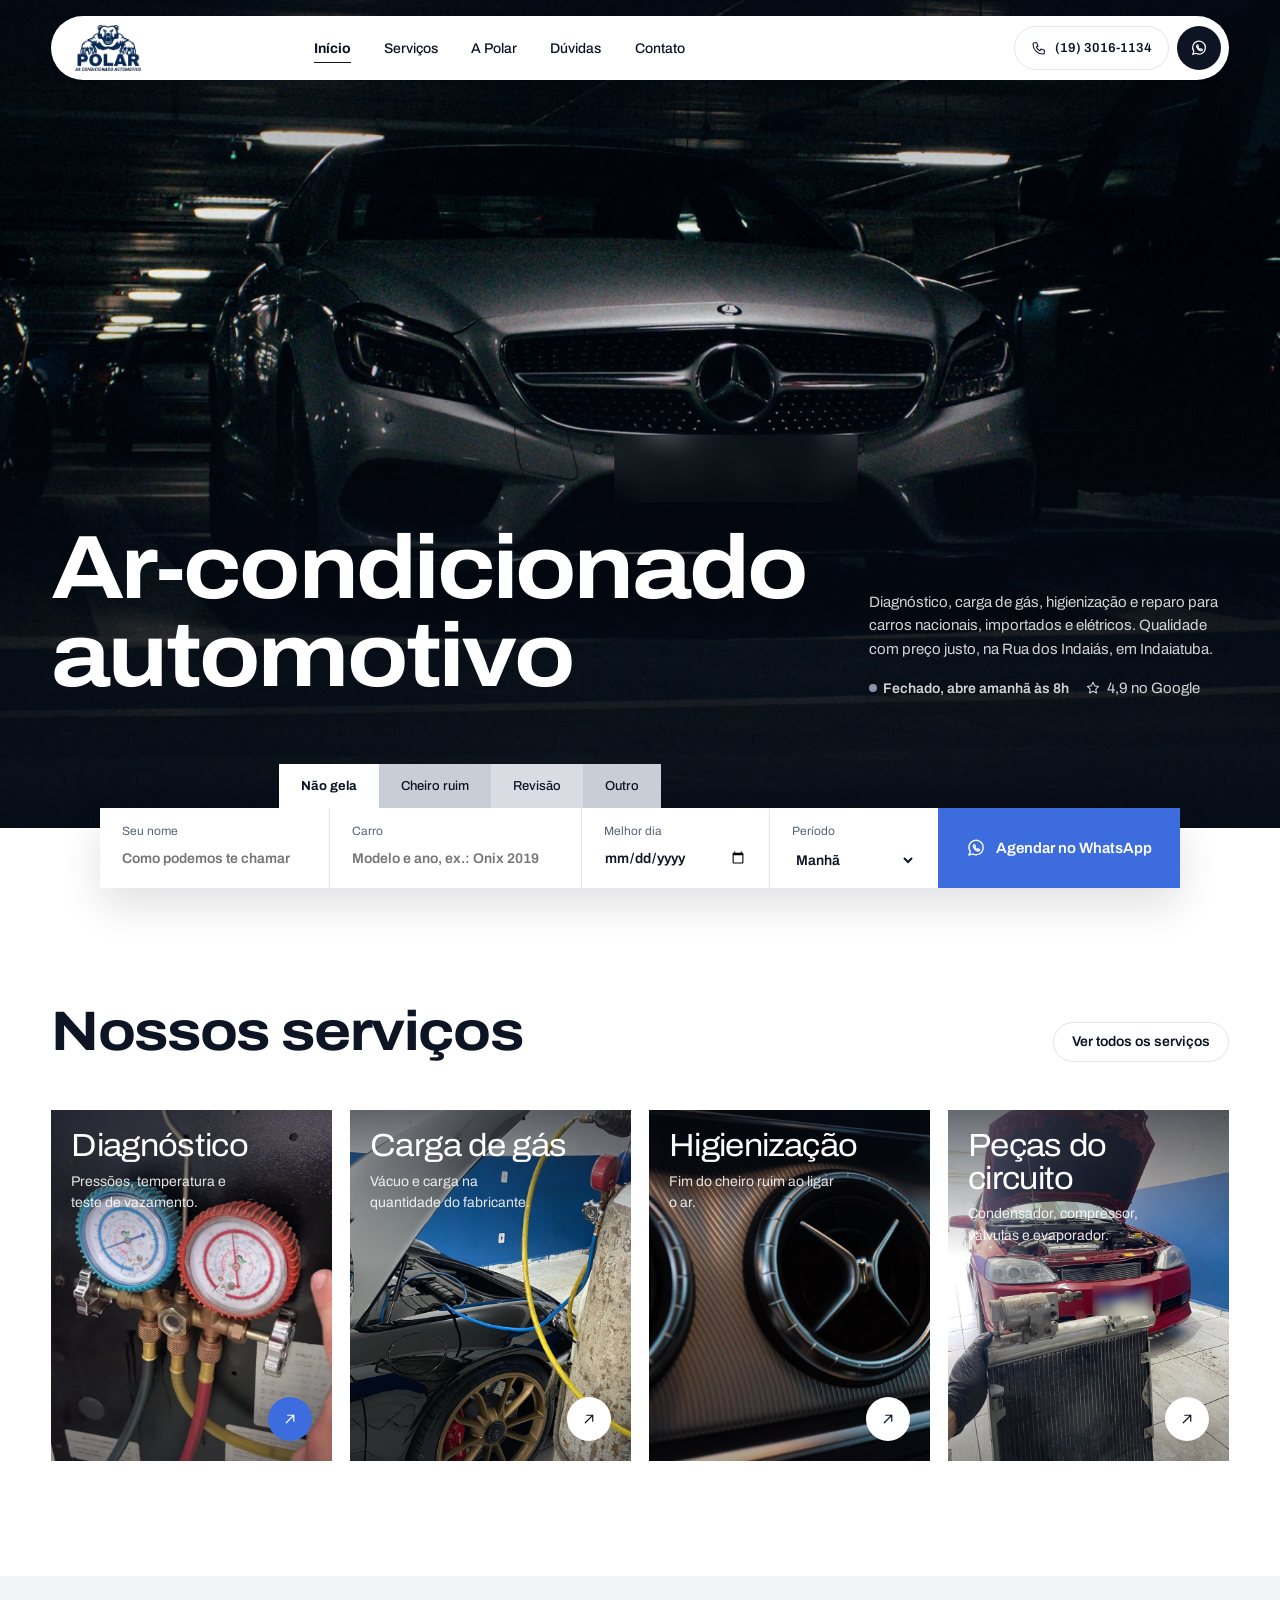
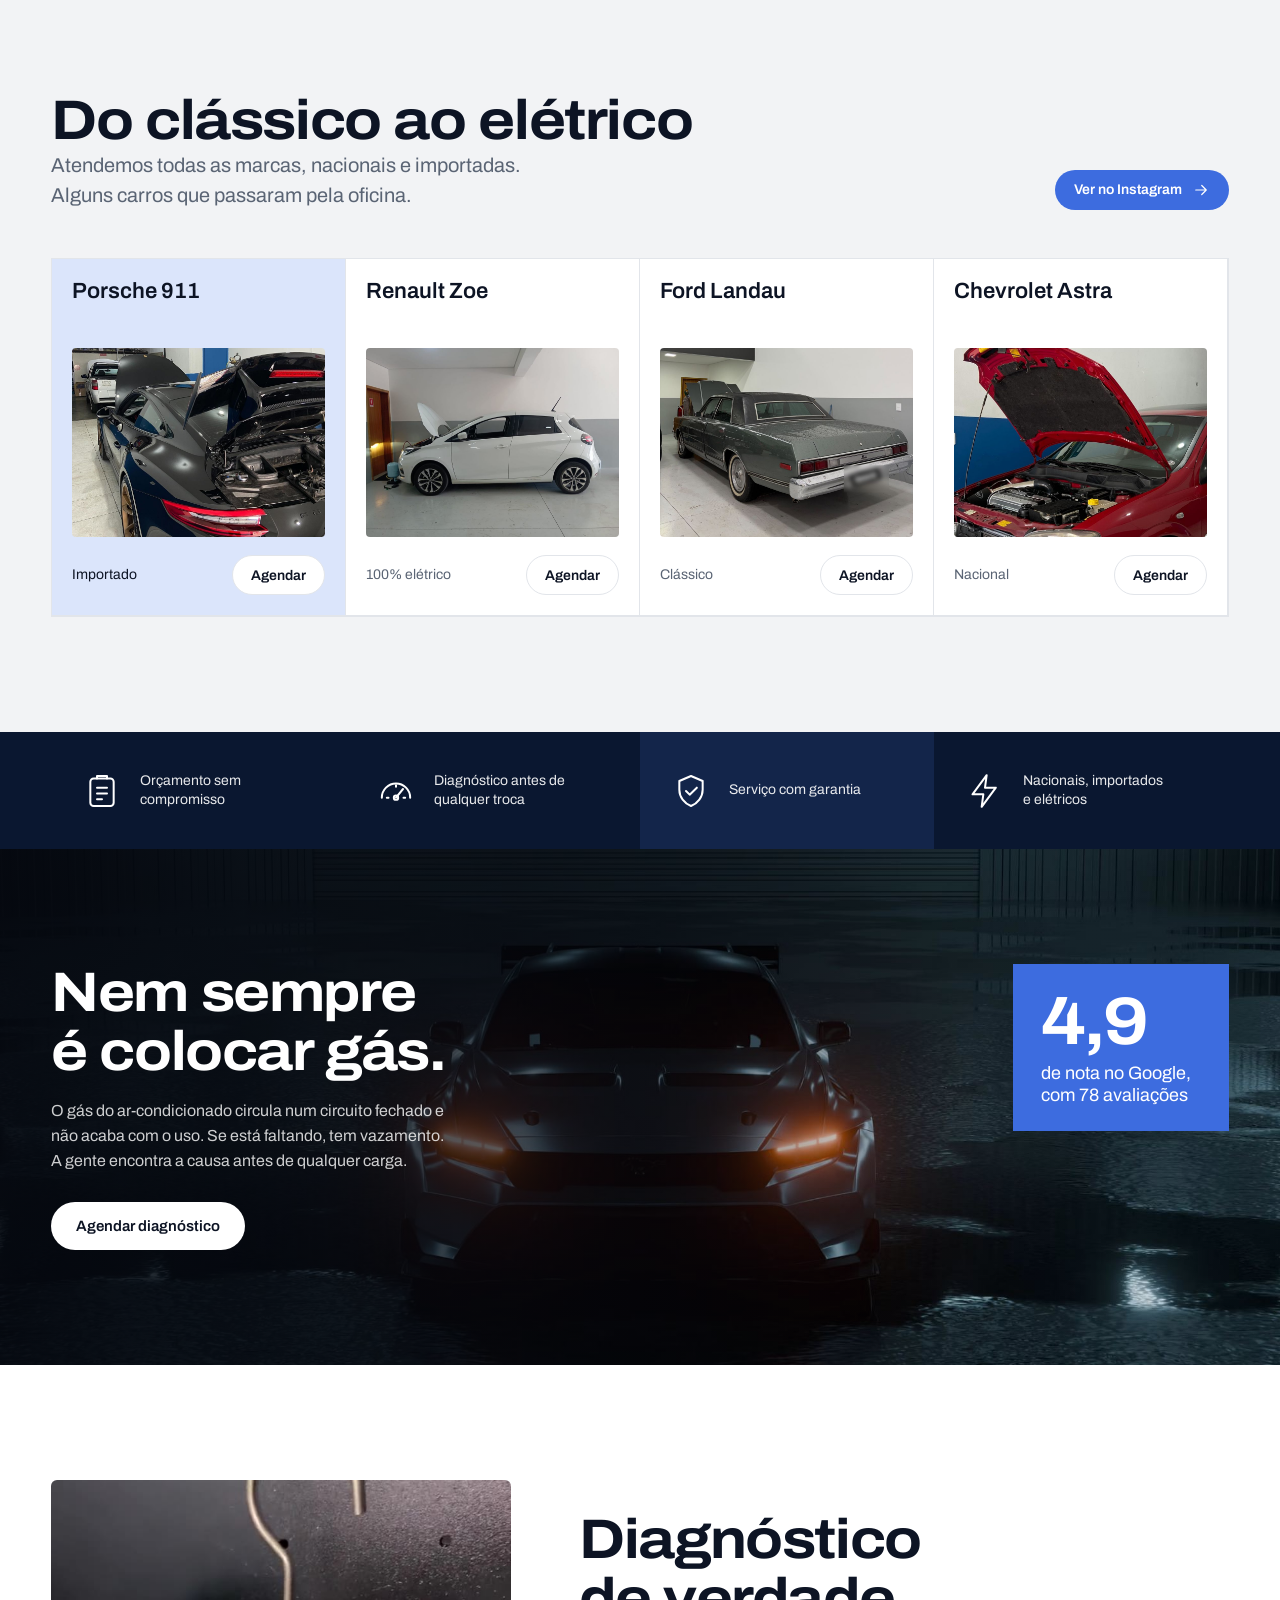
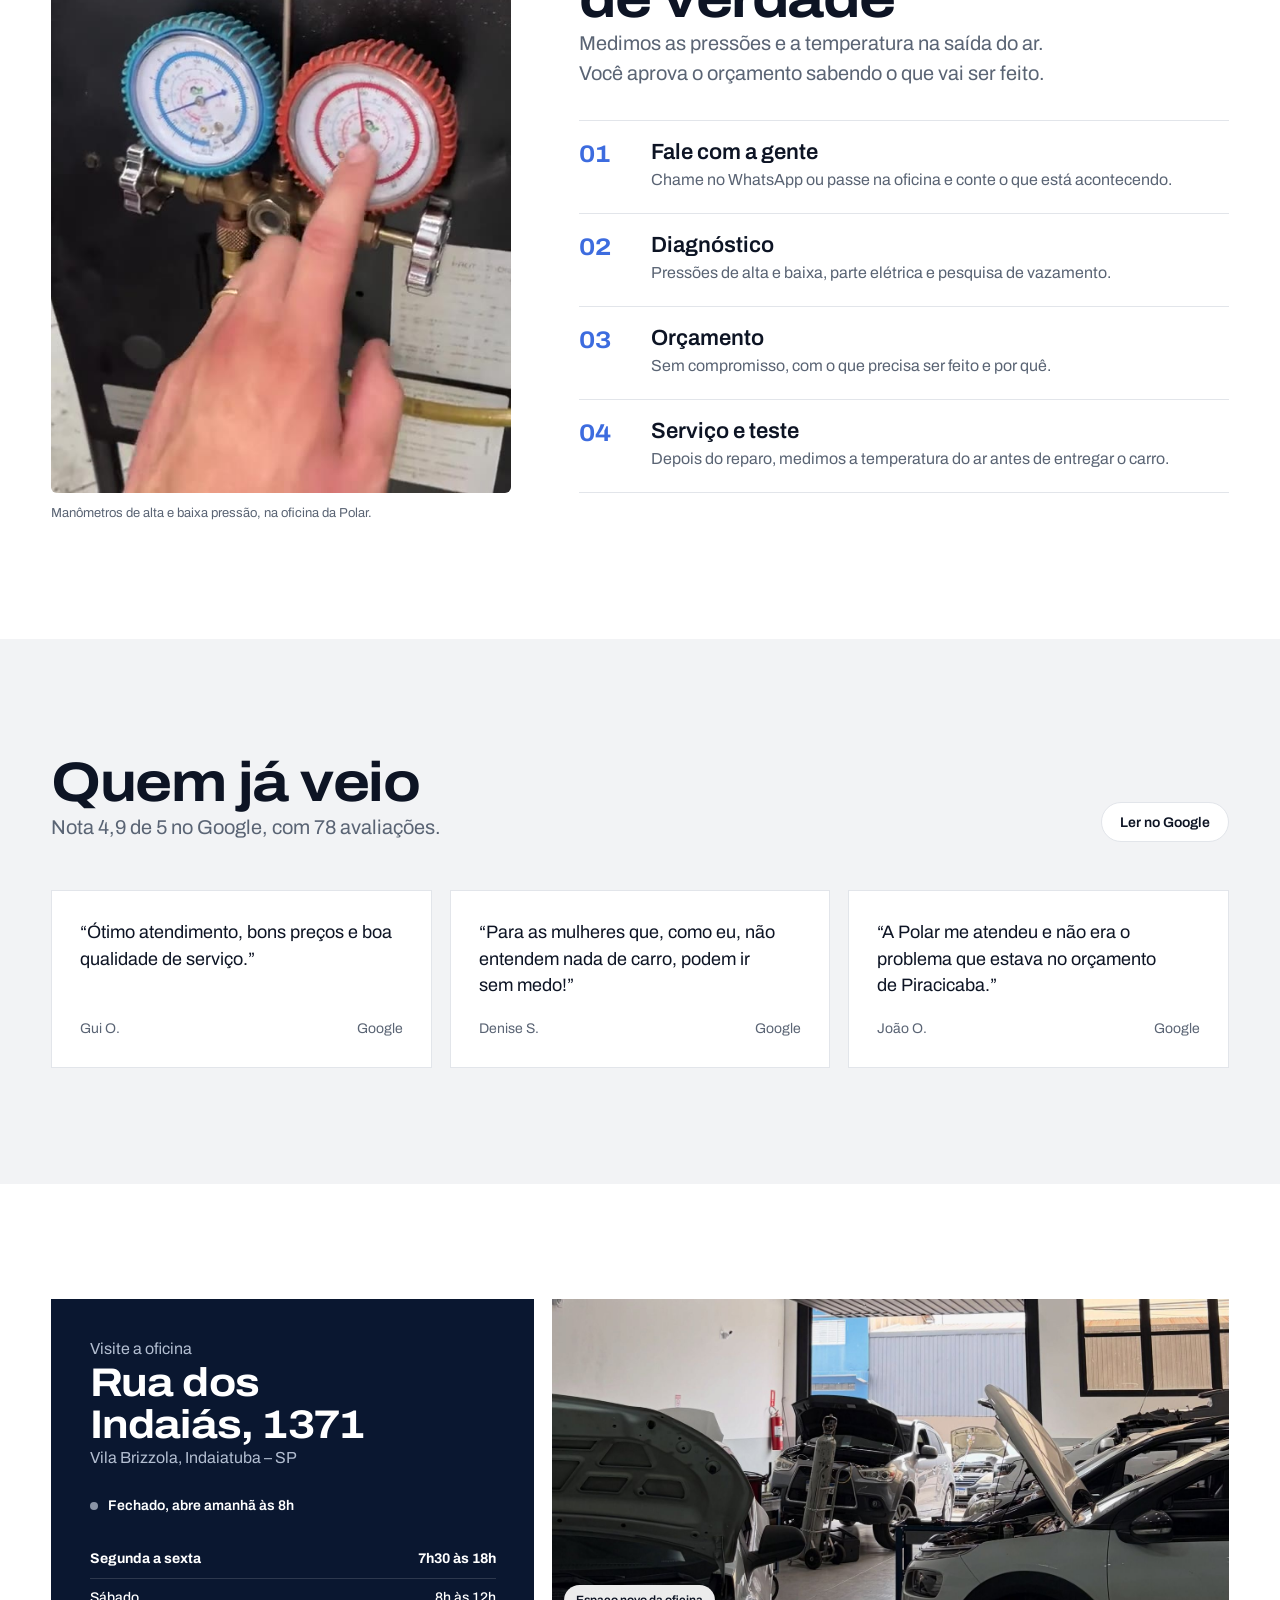
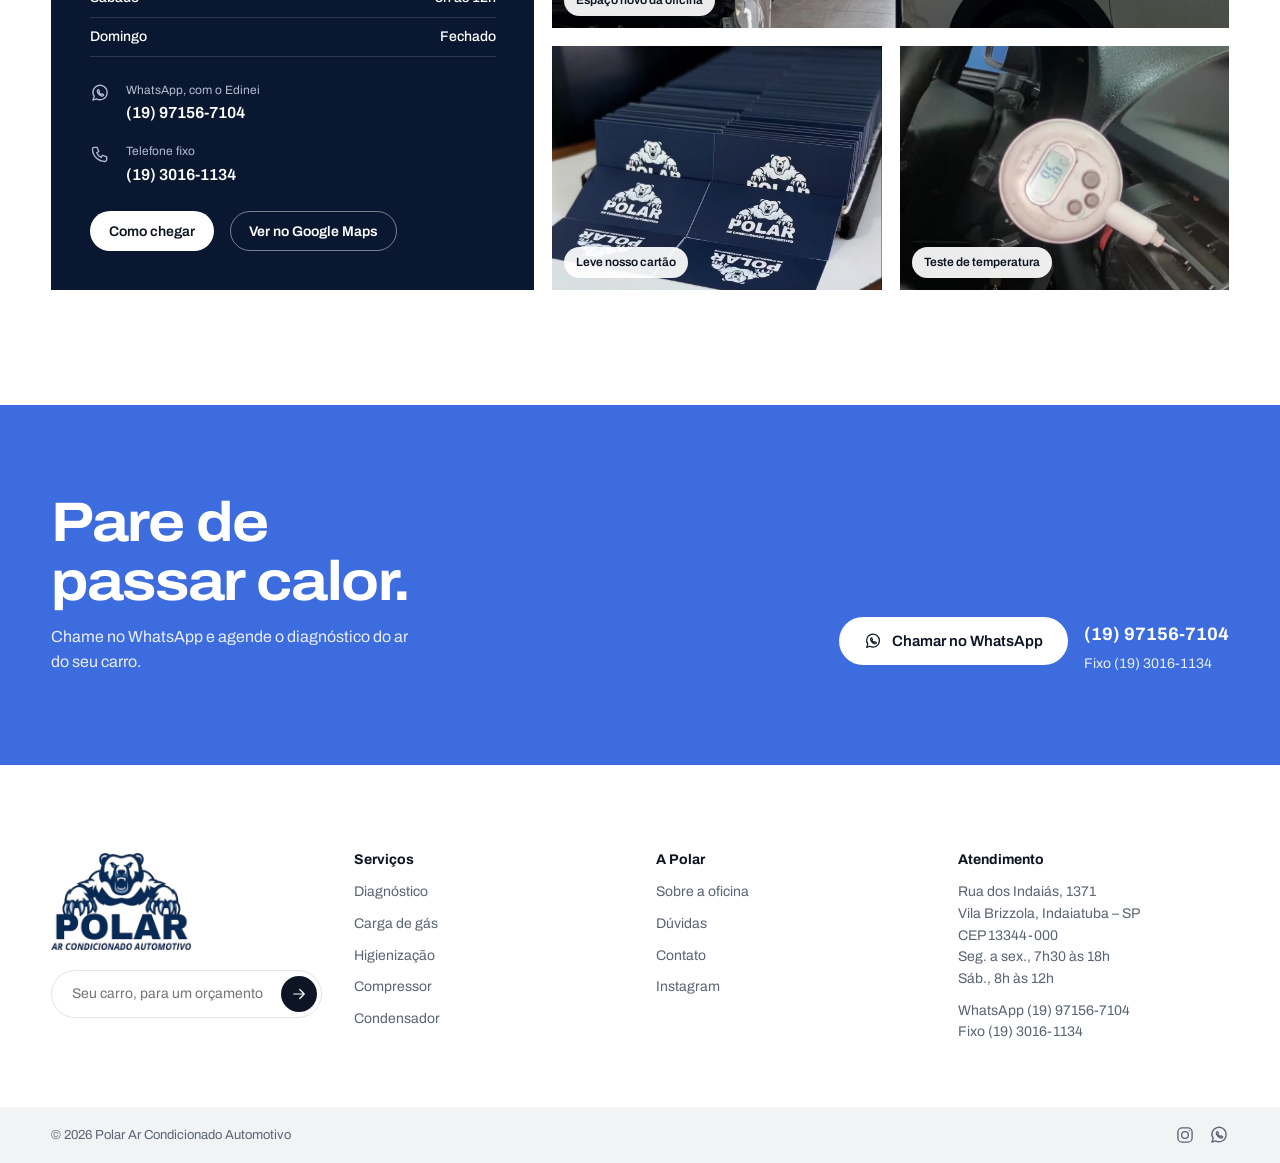
<file: index.html>
<!doctype html>
<html lang="pt-BR">
<head>
<meta charset="utf-8">
<meta name="viewport" content="width=device-width, initial-scale=1, viewport-fit=cover">
<title>Polar Ar Condicionado Automotivo | Indaiatuba – SP</title>
<meta name="description" content="Oficina de ar-condicionado automotivo em Indaiatuba. Diagnóstico, carga de gás, higienização, compressor e condensador para carros nacionais, importados e elétricos. Rua dos Indaiás, 1371.">
<meta name="theme-color" content="#0a1730">
<link rel="icon" type="image/png" href="assets/img/favicon.png">
<link rel="apple-touch-icon" href="assets/img/apple-touch-icon.png">
<meta property="og:type" content="website">
<meta property="og:locale" content="pt_BR">
<meta property="og:site_name" content="Polar Ar Condicionado Automotivo">
<meta property="og:title" content="Polar Ar Condicionado Automotivo, Indaiatuba">
<meta property="og:description" content="Diagnóstico, reparo e manutenção do ar-condicionado do seu carro. Rua dos Indaiás, 1371, Indaiatuba – SP.">
<meta property="og:image" content="assets/img/og-polar.jpg">
<link rel="preload" href="assets/fonts/archivo-latin.woff2" as="font" type="font/woff2" crossorigin>
<link rel="preload" href="assets/img/fotos/hero-inicio.jpg" as="image">
<link rel="stylesheet" href="assets/css/style.css">
<script type="application/ld+json">
{
  "@context": "https://schema.org",
  "@type": "AutoRepair",
  "name": "Polar Ar Condicionado Automotivo",
  "description": "Diagnóstico, reparo e manutenção de ar-condicionado automotivo para carros nacionais, importados e elétricos.",
  "image": "assets/img/logo-polar.png",
  "telephone": ["+55-19-97156-7104", "+55-19-3016-1134"],
  "address": {
    "@type": "PostalAddress",
    "streetAddress": "Rua dos Indaiás, 1371, Vila Brizzola",
    "addressLocality": "Indaiatuba",
    "addressRegion": "SP",
    "postalCode": "13344-000",
    "addressCountry": "BR"
  },
  "openingHoursSpecification": [
    { "@type": "OpeningHoursSpecification", "dayOfWeek": ["Monday", "Tuesday", "Wednesday", "Thursday", "Friday"], "opens": "07:30", "closes": "18:00" },
    { "@type": "OpeningHoursSpecification", "dayOfWeek": "Saturday", "opens": "08:00", "closes": "12:00" }
  ],
  "hasMap": "https://www.google.com/maps?cid=8822107907906113276",
  "sameAs": ["https://www.instagram.com/oficinapolar_indaiatuba/"]
}
</script>
</head>
<body>
<svg xmlns="http://www.w3.org/2000/svg" style="display:none">
  <symbol id="i-whatsapp" viewBox="0 0 24 24"><path d="M20.5 11.6a8.5 8.5 0 0 1-12.6 7.4L3.5 20.5l1.6-4.3A8.5 8.5 0 1 1 20.5 11.6Z"/><path d="M9.2 8.4c.2-.4.5-.5.9-.5.3 0 .5.3.6.7l.5 1.1c.1.3 0 .6-.2.8l-.5.5c.6 1.2 1.6 2.2 2.8 2.8l.5-.5c.2-.2.5-.3.8-.2l1.1.5c.4.1.7.3.7.6 0 .4-.1.7-.5 1-.6.4-1.4.6-2.2.3a8.6 8.6 0 0 1-4.8-4.8c-.3-.8-.1-1.6.3-2.3Z"/></symbol>
  <symbol id="i-phone" viewBox="0 0 24 24"><path d="M5 4h3.5l2 5L8 10.5a11 11 0 0 0 5.5 5.5L15 13.5l5 2V19a2 2 0 0 1-2 2A15 15 0 0 1 3 6a2 2 0 0 1 2-2Z"/></symbol>
  <symbol id="i-arrow-ur" viewBox="0 0 24 24"><path d="M7 17 17 7M9 7h8v8"/></symbol>
  <symbol id="i-arrow-r" viewBox="0 0 24 24"><path d="M5 12h14M13 6l6 6-6 6"/></symbol>
  <symbol id="i-plus" viewBox="0 0 24 24"><path d="M12 5v14M5 12h14"/></symbol>
  <symbol id="i-menu" viewBox="0 0 24 24"><path d="M4 8h16M4 16h16"/></symbol>
  <symbol id="i-pin" viewBox="0 0 24 24"><path d="M12 21s-7-6.2-7-11.5A7 7 0 0 1 19 9.5C19 14.8 12 21 12 21Z"/><circle cx="12" cy="9.5" r="2.5"/></symbol>
  <symbol id="i-clock" viewBox="0 0 24 24"><circle cx="12" cy="12" r="9"/><path d="M12 7v5l3 2"/></symbol>
  <symbol id="i-instagram" viewBox="0 0 24 24"><rect x="3.5" y="3.5" width="17" height="17" rx="5"/><circle cx="12" cy="12" r="4"/><path d="M17.2 6.8h.01"/></symbol>
  <symbol id="i-star" viewBox="0 0 24 24"><path d="M12 3.5l2.6 5.3 5.9.9-4.3 4.1 1 5.8L12 16.9l-5.2 2.7 1-5.8L3.5 9.7l5.9-.9Z"/></symbol>
  <symbol id="i-clipboard" viewBox="0 0 24 24"><rect x="5" y="4.5" width="14" height="16.5" rx="2"/><path d="M9 4.5V3h6v1.5M9 10h6M9 13.5h6M9 17h3"/></symbol>
  <symbol id="i-gauge" viewBox="0 0 24 24"><path d="M3.5 16a8.5 8.5 0 1 1 17 0"/><path d="M12 16l4.2-5.2"/><circle cx="12" cy="16" r="1.3"/><path d="M6.5 16h1M16.5 16h1M12 8.5v1"/></symbol>
  <symbol id="i-shield" viewBox="0 0 24 24"><path d="M12 3 5 6v5.2c0 4.4 3 8.2 7 9.8 4-1.6 7-5.4 7-9.8V6Z"/><path d="m9 12 2.2 2.2L15.5 10"/></symbol>
  <symbol id="i-bolt" viewBox="0 0 24 24"><path d="M13 2.5 4.5 14H11l-1 7.5L18.5 10H12Z"/></symbol>
  <symbol id="i-chat" viewBox="0 0 24 24"><path d="M4 5h16v11H10l-5 4v-4H4Z"/><path d="M8 9.5h8M8 12.5h5"/></symbol>
  <symbol id="i-coffee" viewBox="0 0 24 24"><path d="M4 9h12v4.5A5.5 5.5 0 0 1 10.5 19h-1A5.5 5.5 0 0 1 4 13.5Z"/><path d="M16 10.5h1.5a2.5 2.5 0 0 1 0 5H16M8 3.5v2.5M12 3.5v2.5"/></symbol>
  <symbol id="i-temp" viewBox="0 0 24 24"><path d="M14 14.6V5a2 2 0 0 0-4 0v9.6a4 4 0 1 0 4 0Z"/><path d="M12 9v7.5"/></symbol>
  <symbol id="i-wind" viewBox="0 0 24 24"><path d="M3 8.5h10.5A2.5 2.5 0 1 0 11 6M3 12.5h15a3 3 0 1 1-3 3M3 16.5h6"/></symbol>
  <symbol id="i-sound" viewBox="0 0 24 24"><path d="M4 9.5v5h3.5L12 19V5L7.5 9.5Z"/><path d="M15.5 9a4.5 4.5 0 0 1 0 6M18.5 6.5a8 8 0 0 1 0 11"/></symbol>
  <symbol id="i-fan" viewBox="0 0 24 24"><circle cx="12" cy="12" r="1.8"/><path d="M12 10.2C10 6 11 3.5 13.5 3.5s3 3.5-1.5 6.7ZM13.8 12c4.2-2 6.7-1 6.7 1.5s-3.5 3-6.7-1.5ZM12 13.8c2 4.2 1 6.7-1.5 6.7s-3-3.5 1.5-6.7ZM10.2 12C6 14 3.5 13 3.5 10.5S7 7.5 10.2 12Z"/></symbol>
  <symbol id="i-drop" viewBox="0 0 24 24"><path d="M12 3.5s6 6.4 6 10.9a6 6 0 0 1-12 0C6 9.9 12 3.5 12 3.5Z"/></symbol>
  <symbol id="i-power" viewBox="0 0 24 24"><path d="M12 3.5V11M6.6 7.2a7.5 7.5 0 1 0 10.8 0"/></symbol>
</svg>
<a class="skip" href="#conteudo">Pular para o conteúdo</a>

<header class="nav-float">
  <div class="wrap">
    <nav class="nav-pill" aria-label="Principal">
      <a class="brand" href="index.html"><img src="assets/img/logo-polar.png" width="604" height="421" alt="Polar Ar Condicionado Automotivo, página inicial"></a>
      <ul class="nav-links" id="menu">
        <li><a href="index.html" aria-current="page">Início</a></li>
        <li><a href="servicos.html">Serviços</a></li>
        <li><a href="sobre.html">A Polar</a></li>
        <li><a href="duvidas.html">Dúvidas</a></li>
        <li><a href="contato.html">Contato</a></li>
      </ul>
      <div class="nav-actions">
        <a class="nav-phone" href="tel:+551930161134"><svg class="icon" aria-hidden="true"><use href="#i-phone"/></svg>(19) 3016-1134</a>
        <a class="round round-dark" href="https://wa.me/5519971567104?text=Ol%C3%A1%2C%20Polar!%20Gostaria%20de%20um%20or%C3%A7amento." target="_blank" rel="noopener" aria-label="WhatsApp (19) 97156-7104"><svg class="icon" aria-hidden="true"><use href="#i-whatsapp"/></svg></a>
        <button class="round round-dark nav-toggle" type="button" aria-expanded="false" aria-controls="menu" aria-label="Abrir menu"><svg class="icon" aria-hidden="true"><use href="#i-menu"/></svg></button>
      </div>
    </nav>
  </div>
</header>

<main id="conteudo">

  <section class="hero" aria-labelledby="titulo">
    <picture class="hero-media"><img src="assets/img/fotos/hero-inicio.jpg" width="2000" height="1176" alt=""></picture>
    <div class="wrap hero-grid">
      <h1 id="titulo">Ar&#8209;condicionado automotivo</h1>
      <div class="hero-side">
        <p>Diagnóstico, carga de gás, higienização e reparo para carros nacionais, importados e elétricos. Qualidade com preço justo, na Rua dos Indaiás, em Indaiatuba.</p>
        <p class="hero-meta">
          <span class="status" data-open-status hidden><span class="status-dot"></span><span data-status-text></span></span>
          <span><svg class="icon" aria-hidden="true"><use href="#i-star"/></svg>4,9 no Google</span>
        </p>
      </div>
    </div>
  </section>

  <div class="quick">
    <div class="wrap">
      <div class="quick-card">
        <div class="quick-tabs" role="group" aria-label="Motivo da visita">
          <button class="quick-tab" type="button" aria-pressed="true" data-motivo="o ar não está gelando">Não gela</button>
          <button class="quick-tab" type="button" aria-pressed="false" data-motivo="cheiro ruim ao ligar o ar">Cheiro ruim</button>
          <button class="quick-tab" type="button" aria-pressed="false" data-motivo="revisão preventiva">Revisão</button>
          <button class="quick-tab" type="button" aria-pressed="false" data-motivo="outro problema no ar">Outro</button>
        </div>
        <form class="quick-form" id="agenda-rapida" novalidate>
          <div class="quick-field">
            <label for="q-nome">Seu nome</label>
            <input id="q-nome" name="nome" type="text" autocomplete="name" placeholder="Como podemos te chamar">
          </div>
          <div class="quick-field">
            <label for="q-carro">Carro</label>
            <input id="q-carro" name="carro" type="text" placeholder="Modelo e ano, ex.: Onix 2019">
          </div>
          <div class="quick-field">
            <label for="q-dia">Melhor dia</label>
            <input id="q-dia" name="dia" type="date">
          </div>
          <div class="quick-field">
            <label for="q-periodo">Período</label>
            <select id="q-periodo" name="periodo">
              <option value="de manhã">Manhã</option>
              <option value="à tarde">Tarde</option>
            </select>
          </div>
          <button class="quick-submit" type="submit"><svg class="icon" aria-hidden="true"><use href="#i-whatsapp"/></svg>Agendar no WhatsApp</button>
        </form>
      </div>
    </div>
  </div>

  <section class="section" aria-labelledby="s-servicos">
    <div class="wrap">
      <div class="section-head">
        <h2 class="section-title" id="s-servicos">Nossos serviços</h2>
        <a class="btn btn-outline btn-small" href="servicos.html">Ver todos os serviços</a>
      </div>
      <div class="tiles">
        <a class="tile" href="servicos.html#diagnostico">
          <img src="assets/img/fotos/servico-diagnostico.jpg" width="800" height="1000" alt="Manômetros de alta e baixa pressão na oficina da Polar" loading="lazy">
          <div><h3 class="tile-title">Diagnóstico</h3><p class="tile-text">Pressões, temperatura e teste de vazamento.</p></div>
          <span class="round" aria-hidden="true"><svg class="icon"><use href="#i-arrow-ur"/></svg></span>
        </a>
        <a class="tile" href="servicos.html#carga-de-gas">
          <img src="assets/img/fotos/servico-carga-de-gas.jpg" width="800" height="1000" alt="Porsche com as mangueiras do manômetro conectadas para carga de gás" loading="lazy">
          <div><h3 class="tile-title">Carga de gás</h3><p class="tile-text">Vácuo e carga na quantidade do fabricante.</p></div>
          <span class="round" aria-hidden="true"><svg class="icon"><use href="#i-arrow-ur"/></svg></span>
        </a>
        <a class="tile" href="servicos.html#higienizacao">
          <img src="assets/img/fotos/servico-higienizacao.jpg" width="800" height="1000" alt="Saídas de ar no painel de um carro" loading="lazy">
          <div><h3 class="tile-title">Higienização</h3><p class="tile-text">Fim do cheiro ruim ao ligar o ar.</p></div>
          <span class="round" aria-hidden="true"><svg class="icon"><use href="#i-arrow-ur"/></svg></span>
        </a>
        <a class="tile" href="servicos.html#condensador">
          <img src="assets/img/fotos/servico-condensador.jpg" width="800" height="1000" alt="Técnico da Polar segurando um condensador trocado na frente de um Astra" loading="lazy">
          <div><h3 class="tile-title">Peças do circuito</h3><p class="tile-text">Condensador, compressor, válvulas e evaporador.</p></div>
          <span class="round" aria-hidden="true"><svg class="icon"><use href="#i-arrow-ur"/></svg></span>
        </a>
      </div>
    </div>
  </section>

  <section class="section section-surface" aria-labelledby="s-carros">
    <div class="wrap">
      <div class="section-head">
        <div>
          <h2 class="section-title" id="s-carros">Do clássico ao elétrico</h2>
          <p class="section-lead">Atendemos todas as marcas, nacionais e importadas. Alguns carros que passaram pela oficina.</p>
        </div>
        <a class="btn btn-small" href="https://www.instagram.com/oficinapolar_indaiatuba/" target="_blank" rel="noopener">Ver no Instagram<svg class="icon" aria-hidden="true"><use href="#i-arrow-r"/></svg></a>
      </div>
      <div class="cars">
        <article class="car car-featured">
          <h3>Porsche 911</h3>
          <img src="assets/img/fotos/carro-porsche.jpg" width="1000" height="750" alt="Porsche 911 preto com o capô do motor aberto na oficina" loading="lazy">
          <div class="car-foot"><span class="car-tag">Importado</span><a class="btn btn-outline btn-small" href="https://wa.me/5519971567104?text=Ol%C3%A1%2C%20Polar!%20Tenho%20um%20carro%20importado%20e%20gostaria%20de%20um%20or%C3%A7amento." target="_blank" rel="noopener">Agendar</a></div>
        </article>
        <article class="car">
          <h3>Renault Zoe</h3>
          <img src="assets/img/fotos/carro-zoe.jpg" width="1000" height="750" alt="Renault Zoe branco, carro elétrico, com o capô aberto na oficina" loading="lazy">
          <div class="car-foot"><span class="car-tag">100% elétrico</span><a class="btn btn-outline btn-small" href="https://wa.me/5519971567104?text=Ol%C3%A1%2C%20Polar!%20Tenho%20um%20carro%20el%C3%A9trico%20e%20gostaria%20de%20um%20or%C3%A7amento." target="_blank" rel="noopener">Agendar</a></div>
        </article>
        <article class="car">
          <h3>Ford Landau</h3>
          <img src="assets/img/fotos/carro-landau.jpg" width="1000" height="750" alt="Ford Landau cinza na oficina nova da Polar" loading="lazy">
          <div class="car-foot"><span class="car-tag">Clássico</span><a class="btn btn-outline btn-small" href="https://wa.me/5519971567104?text=Ol%C3%A1%2C%20Polar!%20Tenho%20um%20carro%20cl%C3%A1ssico%20e%20gostaria%20de%20um%20or%C3%A7amento." target="_blank" rel="noopener">Agendar</a></div>
        </article>
        <article class="car">
          <h3>Chevrolet Astra</h3>
          <img src="assets/img/fotos/carro-astra.jpg" width="1000" height="750" alt="Chevrolet Astra vermelho com o capô aberto" loading="lazy">
          <div class="car-foot"><span class="car-tag">Nacional</span><a class="btn btn-outline btn-small" href="https://wa.me/5519971567104?text=Ol%C3%A1%2C%20Polar!%20Gostaria%20de%20um%20or%C3%A7amento%20para%20o%20ar%20do%20meu%20carro." target="_blank" rel="noopener">Agendar</a></div>
        </article>
      </div>
    </div>
  </section>

  <section class="perks" aria-label="Por que a Polar">
    <div class="wrap perks-grid">
      <div class="perk"><svg class="icon" aria-hidden="true"><use href="#i-clipboard"/></svg><p>Orçamento sem compromisso</p></div>
      <div class="perk"><svg class="icon" aria-hidden="true"><use href="#i-gauge"/></svg><p>Diagnóstico antes de qualquer troca</p></div>
      <div class="perk"><svg class="icon" aria-hidden="true"><use href="#i-shield"/></svg><p>Serviço com garantia</p></div>
      <div class="perk"><svg class="icon" aria-hidden="true"><use href="#i-bolt"/></svg><p>Nacionais, importados e elétricos</p></div>
    </div>
  </section>

  <section class="promo" aria-labelledby="s-gas">
    <div class="promo-media"><img src="assets/img/fotos/banner-esportivo.jpg" width="2000" height="1123" alt="" loading="lazy"></div>
    <div class="wrap promo-grid">
      <div>
        <h2 id="s-gas">Nem sempre é colocar gás.</h2>
        <p>O gás do ar-condicionado circula num circuito fechado e não acaba com o uso. Se está faltando, tem vazamento. A gente encontra a causa antes de qualquer carga.</p>
        <a class="btn btn-light" href="https://wa.me/5519971567104?text=Ol%C3%A1%2C%20Polar!%20Gostaria%20de%20agendar%20um%20diagn%C3%B3stico." target="_blank" rel="noopener">Agendar diagnóstico</a>
      </div>
      <div class="badge">
        <span class="badge-number">4,9</span>
        <p>de nota no Google, com 78 avaliações</p>
      </div>
    </div>
  </section>

  <section class="section" aria-labelledby="s-como">
    <div class="wrap how">
      <figure class="how-media">
        <video src="assets/video/manometros.mp4" poster="assets/img/fotos/manometros-poster.jpg" autoplay muted loop playsinline preload="metadata" aria-label="Vídeo dos manômetros de alta e baixa pressão"></video>
        <figcaption>Manômetros de alta e baixa pressão, na oficina da Polar.</figcaption>
      </figure>
      <div>
        <h2 class="section-title" id="s-como">Diagnóstico de verdade</h2>
        <p class="section-lead">Medimos as pressões e a temperatura na saída do ar. Você aprova o orçamento sabendo o que vai ser feito.</p>
        <ol class="steps">
          <li><h3>Fale com a gente</h3><p>Chame no WhatsApp ou passe na oficina e conte o que está acontecendo.</p></li>
          <li><h3>Diagnóstico</h3><p>Pressões de alta e baixa, parte elétrica e pesquisa de vazamento.</p></li>
          <li><h3>Orçamento</h3><p>Sem compromisso, com o que precisa ser feito e por quê.</p></li>
          <li><h3>Serviço e teste</h3><p>Depois do reparo, medimos a temperatura do ar antes de entregar o carro.</p></li>
        </ol>
      </div>
    </div>
  </section>

  <section class="section section-surface" aria-labelledby="s-avaliacoes">
    <div class="wrap">
      <div class="section-head">
        <div>
          <h2 class="section-title" id="s-avaliacoes">Quem já veio</h2>
          <p class="section-lead">Nota 4,9 de 5 no Google, com 78 avaliações.</p>
        </div>
        <a class="btn btn-outline btn-small" href="https://www.google.com/maps?cid=8822107907906113276" target="_blank" rel="noopener">Ler no Google</a>
      </div>
      <div class="reviews">
        <blockquote class="review"><p>“Ótimo atendimento, bons preços e boa qualidade de serviço.”</p><footer><span>Gui O.</span><span>Google</span></footer></blockquote>
        <blockquote class="review"><p>“Para as mulheres que, como eu, não entendem nada de carro, podem ir sem medo!”</p><footer><span>Denise S.</span><span>Google</span></footer></blockquote>
        <blockquote class="review"><p>“A Polar me atendeu e não era o problema que estava no orçamento de Piracicaba.”</p><footer><span>João O.</span><span>Google</span></footer></blockquote>
      </div>
    </div>
  </section>

  <section class="section" aria-labelledby="s-visite">
    <div class="wrap visit">
      <div class="visit-card">
        <div>
          <p class="muted-dark">Visite a oficina</p>
          <h2 id="s-visite">Rua dos Indaiás, 1371</h2>
          <p class="muted-dark">Vila Brizzola, Indaiatuba – SP</p>
        </div>
        <p class="status" data-open-status hidden><span class="status-dot"></span><span data-status-text></span></p>
        <table class="hours">
          <caption class="visually-hidden">Horário de atendimento</caption>
          <tbody>
            <tr data-day="1,2,3,4,5"><th scope="row">Segunda a sexta</th><td>7h30 às 18h</td></tr>
            <tr data-day="6"><th scope="row">Sábado</th><td>8h às 12h</td></tr>
            <tr data-day="0"><th scope="row">Domingo</th><td>Fechado</td></tr>
          </tbody>
        </table>
        <dl class="info-list">
          <div><svg class="icon" aria-hidden="true"><use href="#i-whatsapp"/></svg><dt>WhatsApp, com o Edinei</dt><dd><a href="https://wa.me/5519971567104" target="_blank" rel="noopener">(19) 97156-7104</a></dd></div>
          <div><svg class="icon" aria-hidden="true"><use href="#i-phone"/></svg><dt>Telefone fixo</dt><dd><a href="tel:+551930161134">(19) 3016-1134</a></dd></div>
        </dl>
        <div class="actions">
          <a class="btn btn-light btn-small" href="https://www.google.com/maps/dir/?api=1&amp;destination=Polar%20Ar%20Condicionado%20Automotivo%2C%20Rua%20dos%20Indai%C3%A1s%2C%201371%2C%20Indaiatuba%20-%20SP" target="_blank" rel="noopener">Como chegar</a>
          <a class="btn btn-ghost-light btn-small" href="https://www.google.com/maps?cid=8822107907906113276" target="_blank" rel="noopener">Ver no Google Maps</a>
        </div>
      </div>
      <div class="visit-photos">
        <figure><img src="assets/img/fotos/oficina-nova.jpg" width="1600" height="1067" alt="Salão da oficina da Polar com carros em atendimento" loading="lazy"><figcaption>Espaço novo da oficina</figcaption></figure>
        <figure><img src="assets/img/fotos/cartoes.jpg" width="1080" height="1080" alt="Cartões de visita azuis da Polar com o logo do urso" loading="lazy"><figcaption>Leve nosso cartão</figcaption></figure>
        <figure><img src="assets/img/fotos/termometro.jpg" width="800" height="1000" alt="Termômetro digital medindo a temperatura na saída de ar do carro" loading="lazy"><figcaption>Teste de temperatura</figcaption></figure>
      </div>
    </div>
  </section>

  <section class="cta" aria-labelledby="s-cta">
    <div class="wrap cta-grid">
      <div>
        <h2 id="s-cta">Pare de passar calor.</h2>
        <p>Chame no WhatsApp e agende o diagnóstico do ar do seu carro.</p>
      </div>
      <div class="actions">
        <a class="btn btn-light" href="https://wa.me/5519971567104?text=Ol%C3%A1%2C%20Polar!%20Gostaria%20de%20agendar%20um%20diagn%C3%B3stico." target="_blank" rel="noopener"><svg class="icon" aria-hidden="true"><use href="#i-whatsapp"/></svg>Chamar no WhatsApp</a>
        <p class="phones"><strong>(19) 97156-7104</strong>Fixo (19) 3016-1134</p>
      </div>
    </div>
  </section>

</main>

<footer class="site-footer">
  <div class="wrap footer-grid">
    <div class="footer-brand">
      <img src="assets/img/logo-polar.png" width="604" height="421" alt="Polar Ar Condicionado Automotivo" loading="lazy">
      <form class="footer-quote" data-quote-form>
        <label class="visually-hidden" for="f-carro">Seu carro</label>
        <input id="f-carro" name="carro" type="text" placeholder="Seu carro, para um orçamento">
        <button class="round round-dark" type="submit" aria-label="Pedir orçamento no WhatsApp"><svg class="icon" aria-hidden="true"><use href="#i-arrow-r"/></svg></button>
      </form>
    </div>
    <div class="footer-col">
      <h2>Serviços</h2>
      <ul>
        <li><a href="servicos.html#diagnostico">Diagnóstico</a></li>
        <li><a href="servicos.html#carga-de-gas">Carga de gás</a></li>
        <li><a href="servicos.html#higienizacao">Higienização</a></li>
        <li><a href="servicos.html#compressor">Compressor</a></li>
        <li><a href="servicos.html#condensador">Condensador</a></li>
      </ul>
    </div>
    <div class="footer-col">
      <h2>A Polar</h2>
      <ul>
        <li><a href="sobre.html">Sobre a oficina</a></li>
        <li><a href="duvidas.html">Dúvidas</a></li>
        <li><a href="contato.html">Contato</a></li>
        <li><a href="https://www.instagram.com/oficinapolar_indaiatuba/" target="_blank" rel="noopener">Instagram</a></li>
      </ul>
    </div>
    <div class="footer-col">
      <h2>Atendimento</h2>
      <address>Rua dos Indaiás, 1371<br>Vila Brizzola, Indaiatuba – SP<br>CEP 13344-000</address>
      <p>Seg. a sex., 7h30 às 18h<br>Sáb., 8h às 12h</p>
      <p>WhatsApp (19) 97156-7104<br>Fixo (19) 3016-1134</p>
    </div>
  </div>
  <div class="footer-base">
    <div class="wrap">
      <p>© <span data-year>2026</span> Polar Ar Condicionado Automotivo</p>
      <div class="socials">
        <a href="https://www.instagram.com/oficinapolar_indaiatuba/" target="_blank" rel="noopener" aria-label="Instagram"><svg class="icon" aria-hidden="true"><use href="#i-instagram"/></svg></a>
        <a href="https://wa.me/5519971567104" target="_blank" rel="noopener" aria-label="WhatsApp"><svg class="icon" aria-hidden="true"><use href="#i-whatsapp"/></svg></a>
      </div>
    </div>
  </div>
</footer>

<script src="assets/js/main.js" defer></script>
</body>
</html>
</file>
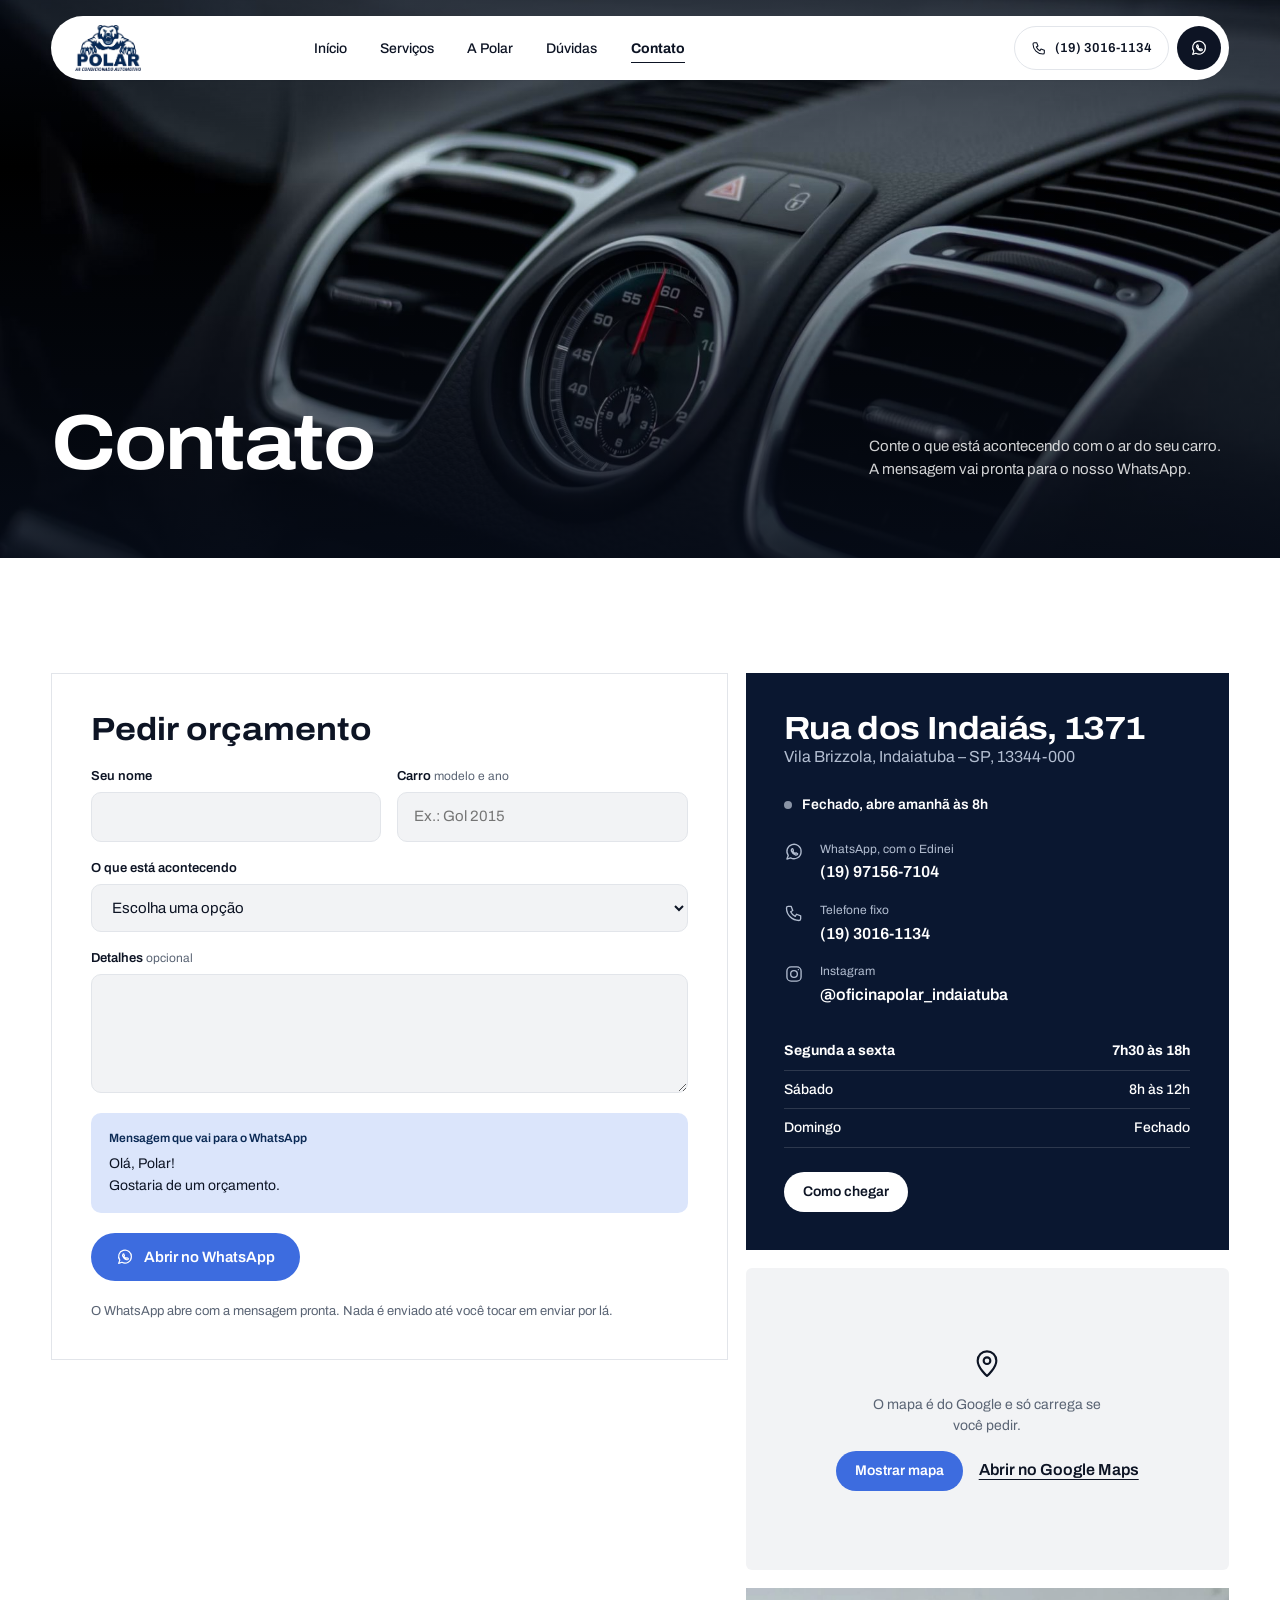
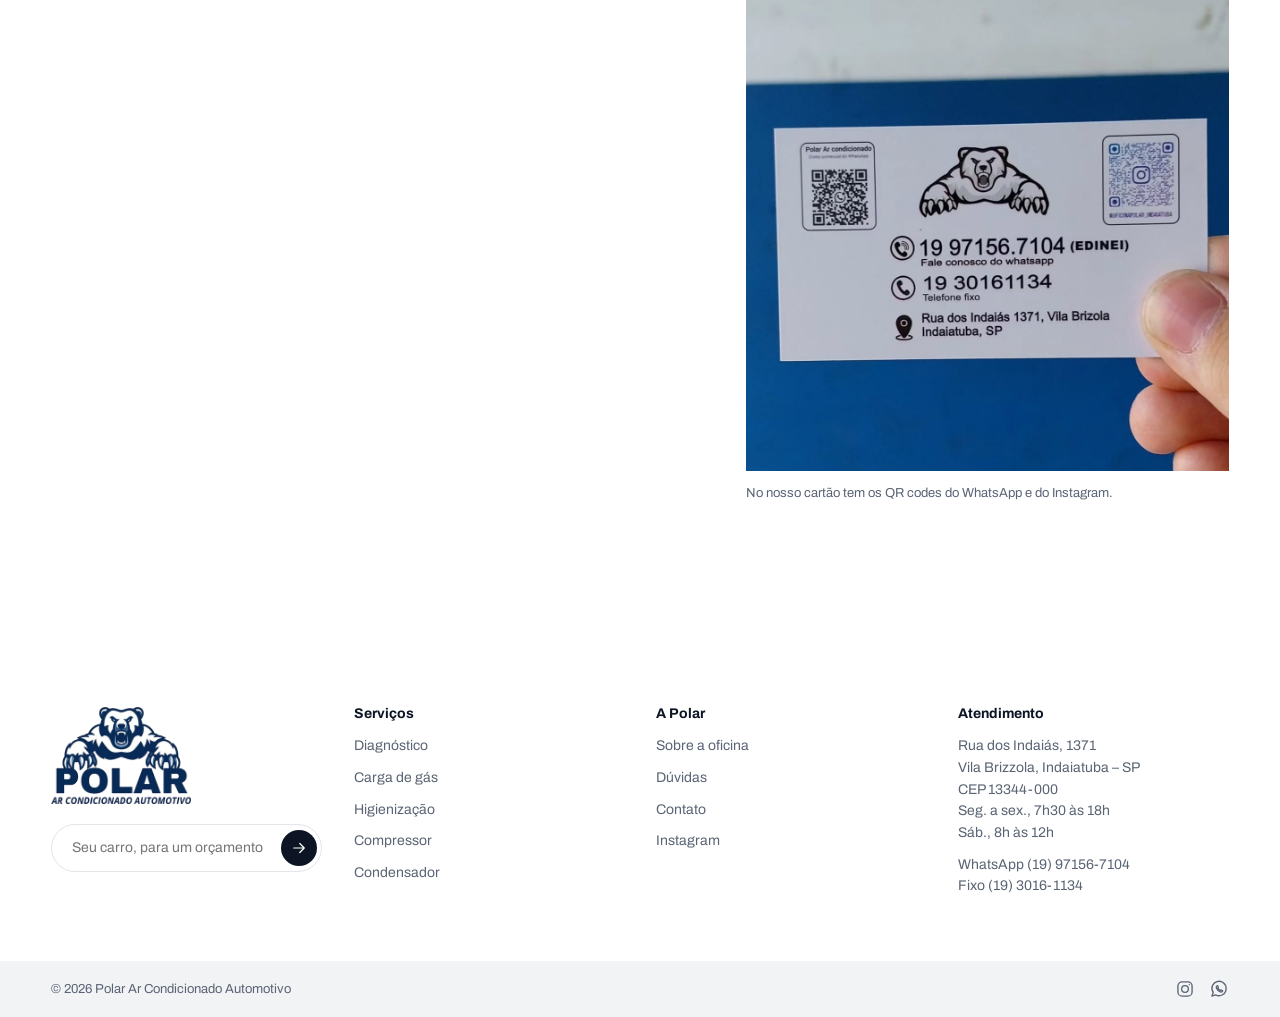
<file: contato.html>
<!doctype html>
<html lang="pt-BR">
<head>
<meta charset="utf-8">
<meta name="viewport" content="width=device-width, initial-scale=1, viewport-fit=cover">
<title>Contato e orçamento | Polar Ar Condicionado Automotivo</title>
<meta name="description" content="Peça um orçamento pelo WhatsApp (19) 97156-7104 ou ligue (19) 3016-1134. Rua dos Indaiás, 1371, Vila Brizzola, Indaiatuba – SP.">
<meta name="theme-color" content="#0a1730">
<link rel="icon" type="image/png" href="assets/img/favicon.png">
<link rel="apple-touch-icon" href="assets/img/apple-touch-icon.png">
<meta property="og:type" content="website">
<meta property="og:locale" content="pt_BR">
<meta property="og:site_name" content="Polar Ar Condicionado Automotivo">
<meta property="og:title" content="Contato e orçamento | Polar Ar Condicionado Automotivo">
<meta property="og:description" content="Peça um orçamento pelo WhatsApp (19) 97156-7104 ou ligue (19) 3016-1134. Rua dos Indaiás, 1371, Vila Brizzola, Indaiatuba – SP.">
<meta property="og:image" content="assets/img/og-polar.jpg">
<link rel="preload" href="assets/fonts/archivo-latin.woff2" as="font" type="font/woff2" crossorigin>
<link rel="preload" href="assets/img/fotos/hero-contato.jpg" as="image">
<link rel="stylesheet" href="assets/css/style.css">
</head>
<body>
<svg xmlns="http://www.w3.org/2000/svg" style="display:none">
  <symbol id="i-whatsapp" viewBox="0 0 24 24"><path d="M20.5 11.6a8.5 8.5 0 0 1-12.6 7.4L3.5 20.5l1.6-4.3A8.5 8.5 0 1 1 20.5 11.6Z"/><path d="M9.2 8.4c.2-.4.5-.5.9-.5.3 0 .5.3.6.7l.5 1.1c.1.3 0 .6-.2.8l-.5.5c.6 1.2 1.6 2.2 2.8 2.8l.5-.5c.2-.2.5-.3.8-.2l1.1.5c.4.1.7.3.7.6 0 .4-.1.7-.5 1-.6.4-1.4.6-2.2.3a8.6 8.6 0 0 1-4.8-4.8c-.3-.8-.1-1.6.3-2.3Z"/></symbol>
  <symbol id="i-phone" viewBox="0 0 24 24"><path d="M5 4h3.5l2 5L8 10.5a11 11 0 0 0 5.5 5.5L15 13.5l5 2V19a2 2 0 0 1-2 2A15 15 0 0 1 3 6a2 2 0 0 1 2-2Z"/></symbol>
  <symbol id="i-arrow-ur" viewBox="0 0 24 24"><path d="M7 17 17 7M9 7h8v8"/></symbol>
  <symbol id="i-arrow-r" viewBox="0 0 24 24"><path d="M5 12h14M13 6l6 6-6 6"/></symbol>
  <symbol id="i-plus" viewBox="0 0 24 24"><path d="M12 5v14M5 12h14"/></symbol>
  <symbol id="i-menu" viewBox="0 0 24 24"><path d="M4 8h16M4 16h16"/></symbol>
  <symbol id="i-pin" viewBox="0 0 24 24"><path d="M12 21s-7-6.2-7-11.5A7 7 0 0 1 19 9.5C19 14.8 12 21 12 21Z"/><circle cx="12" cy="9.5" r="2.5"/></symbol>
  <symbol id="i-clock" viewBox="0 0 24 24"><circle cx="12" cy="12" r="9"/><path d="M12 7v5l3 2"/></symbol>
  <symbol id="i-instagram" viewBox="0 0 24 24"><rect x="3.5" y="3.5" width="17" height="17" rx="5"/><circle cx="12" cy="12" r="4"/><path d="M17.2 6.8h.01"/></symbol>
  <symbol id="i-star" viewBox="0 0 24 24"><path d="M12 3.5l2.6 5.3 5.9.9-4.3 4.1 1 5.8L12 16.9l-5.2 2.7 1-5.8L3.5 9.7l5.9-.9Z"/></symbol>
  <symbol id="i-clipboard" viewBox="0 0 24 24"><rect x="5" y="4.5" width="14" height="16.5" rx="2"/><path d="M9 4.5V3h6v1.5M9 10h6M9 13.5h6M9 17h3"/></symbol>
  <symbol id="i-gauge" viewBox="0 0 24 24"><path d="M3.5 16a8.5 8.5 0 1 1 17 0"/><path d="M12 16l4.2-5.2"/><circle cx="12" cy="16" r="1.3"/><path d="M6.5 16h1M16.5 16h1M12 8.5v1"/></symbol>
  <symbol id="i-shield" viewBox="0 0 24 24"><path d="M12 3 5 6v5.2c0 4.4 3 8.2 7 9.8 4-1.6 7-5.4 7-9.8V6Z"/><path d="m9 12 2.2 2.2L15.5 10"/></symbol>
  <symbol id="i-bolt" viewBox="0 0 24 24"><path d="M13 2.5 4.5 14H11l-1 7.5L18.5 10H12Z"/></symbol>
  <symbol id="i-chat" viewBox="0 0 24 24"><path d="M4 5h16v11H10l-5 4v-4H4Z"/><path d="M8 9.5h8M8 12.5h5"/></symbol>
  <symbol id="i-coffee" viewBox="0 0 24 24"><path d="M4 9h12v4.5A5.5 5.5 0 0 1 10.5 19h-1A5.5 5.5 0 0 1 4 13.5Z"/><path d="M16 10.5h1.5a2.5 2.5 0 0 1 0 5H16M8 3.5v2.5M12 3.5v2.5"/></symbol>
  <symbol id="i-temp" viewBox="0 0 24 24"><path d="M14 14.6V5a2 2 0 0 0-4 0v9.6a4 4 0 1 0 4 0Z"/><path d="M12 9v7.5"/></symbol>
  <symbol id="i-wind" viewBox="0 0 24 24"><path d="M3 8.5h10.5A2.5 2.5 0 1 0 11 6M3 12.5h15a3 3 0 1 1-3 3M3 16.5h6"/></symbol>
  <symbol id="i-sound" viewBox="0 0 24 24"><path d="M4 9.5v5h3.5L12 19V5L7.5 9.5Z"/><path d="M15.5 9a4.5 4.5 0 0 1 0 6M18.5 6.5a8 8 0 0 1 0 11"/></symbol>
  <symbol id="i-fan" viewBox="0 0 24 24"><circle cx="12" cy="12" r="1.8"/><path d="M12 10.2C10 6 11 3.5 13.5 3.5s3 3.5-1.5 6.7ZM13.8 12c4.2-2 6.7-1 6.7 1.5s-3.5 3-6.7-1.5ZM12 13.8c2 4.2 1 6.7-1.5 6.7s-3-3.5 1.5-6.7ZM10.2 12C6 14 3.5 13 3.5 10.5S7 7.5 10.2 12Z"/></symbol>
  <symbol id="i-drop" viewBox="0 0 24 24"><path d="M12 3.5s6 6.4 6 10.9a6 6 0 0 1-12 0C6 9.9 12 3.5 12 3.5Z"/></symbol>
  <symbol id="i-power" viewBox="0 0 24 24"><path d="M12 3.5V11M6.6 7.2a7.5 7.5 0 1 0 10.8 0"/></symbol>
</svg>
<a class="skip" href="#conteudo">Pular para o conteúdo</a>

<header class="nav-float">
  <div class="wrap">
    <nav class="nav-pill" aria-label="Principal">
      <a class="brand" href="index.html"><img src="assets/img/logo-polar.png" width="604" height="421" alt="Polar Ar Condicionado Automotivo, página inicial"></a>
      <ul class="nav-links" id="menu">
        <li><a href="index.html">Início</a></li>
        <li><a href="servicos.html">Serviços</a></li>
        <li><a href="sobre.html">A Polar</a></li>
        <li><a href="duvidas.html">Dúvidas</a></li>
        <li><a href="contato.html" aria-current="page">Contato</a></li>
      </ul>
      <div class="nav-actions">
        <a class="nav-phone" href="tel:+551930161134"><svg class="icon" aria-hidden="true"><use href="#i-phone"/></svg>(19) 3016-1134</a>
        <a class="round round-dark" href="https://wa.me/5519971567104?text=Ol%C3%A1%2C%20Polar!%20Gostaria%20de%20um%20or%C3%A7amento." target="_blank" rel="noopener" aria-label="WhatsApp (19) 97156-7104"><svg class="icon" aria-hidden="true"><use href="#i-whatsapp"/></svg></a>
        <button class="round round-dark nav-toggle" type="button" aria-expanded="false" aria-controls="menu" aria-label="Abrir menu"><svg class="icon" aria-hidden="true"><use href="#i-menu"/></svg></button>
      </div>
    </nav>
  </div>
</header>

<main id="conteudo">

  <section class="hero hero-page" aria-labelledby="titulo">
    <picture class="hero-media"><img src="assets/img/fotos/hero-contato.jpg" width="2000" height="1324" alt=""></picture>
    <div class="wrap hero-grid">
      <h1 id="titulo">Contato</h1>
      <div class="hero-side">
        <p>Conte o que está acontecendo com o ar do seu carro. A mensagem vai pronta para o nosso WhatsApp.</p>
      </div>
    </div>
  </section>

  <section class="section" aria-label="Pedir orçamento e endereço">
    <div class="wrap contact">
      <form class="form-card" id="orcamento" novalidate>
        <h2>Pedir orçamento</h2>
        <div class="fields">
          <div class="field">
            <label for="nome">Seu nome</label>
            <input id="nome" name="nome" type="text" autocomplete="name">
          </div>
          <div class="field">
            <label for="carro">Carro <span class="hint">modelo e ano</span></label>
            <input id="carro" name="carro" type="text" placeholder="Ex.: Gol 2015">
          </div>
          <div class="field field-wide">
            <label for="problema">O que está acontecendo</label>
            <select id="problema" name="problema">
              <option value="">Escolha uma opção</option>
              <option value="o ar não gela">O ar não gela</option>
              <option value="o ar gela pouco">O ar gela pouco</option>
              <option value="cheiro ruim ao ligar o ar">Cheiro ruim ao ligar o ar</option>
              <option value="barulho quando o ar liga">Barulho quando o ar liga</option>
              <option value="vento fraco nas saídas">Vento fraco nas saídas</option>
              <option value="água pingando dentro do carro">Água pingando dentro do carro</option>
              <option value="quero fazer uma revisão">Quero fazer uma revisão</option>
              <option value="outro problema">Outro problema</option>
            </select>
          </div>
          <div class="field field-wide">
            <label for="detalhes">Detalhes <span class="hint">opcional</span></label>
            <textarea id="detalhes" name="detalhes" rows="4"></textarea>
          </div>
        </div>
        <div class="preview" aria-live="polite">
          <span class="preview-label">Mensagem que vai para o WhatsApp</span>
          <p class="preview-text" id="mensagem-preview">Olá, Polar!
Gostaria de um orçamento.</p>
        </div>
        <div class="actions">
          <a class="btn" id="enviar-whatsapp" href="https://wa.me/5519971567104?text=Ol%C3%A1%2C%20Polar!%0AGostaria%20de%20um%20or%C3%A7amento." target="_blank" rel="noopener"><svg class="icon" aria-hidden="true"><use href="#i-whatsapp"/></svg>Abrir no WhatsApp</a>
        </div>
        <p class="form-note">O WhatsApp abre com a mensagem pronta. Nada é enviado até você tocar em enviar por lá.</p>
      </form>

      <div class="contact-side">
        <div class="visit-card">
          <div>
            <h2>Rua dos Indaiás, 1371</h2>
            <p class="muted-dark">Vila Brizzola, Indaiatuba – SP, 13344-000</p>
          </div>
          <p class="status" data-open-status hidden><span class="status-dot"></span><span data-status-text></span></p>
          <dl class="info-list">
            <div><svg class="icon" aria-hidden="true"><use href="#i-whatsapp"/></svg><dt>WhatsApp, com o Edinei</dt><dd><a href="https://wa.me/5519971567104" target="_blank" rel="noopener">(19) 97156-7104</a></dd></div>
            <div><svg class="icon" aria-hidden="true"><use href="#i-phone"/></svg><dt>Telefone fixo</dt><dd><a href="tel:+551930161134">(19) 3016-1134</a></dd></div>
            <div><svg class="icon" aria-hidden="true"><use href="#i-instagram"/></svg><dt>Instagram</dt><dd><a href="https://www.instagram.com/oficinapolar_indaiatuba/" target="_blank" rel="noopener">@oficinapolar_indaiatuba</a></dd></div>
          </dl>
          <table class="hours">
            <caption class="visually-hidden">Horário de atendimento</caption>
            <tbody>
              <tr data-day="1,2,3,4,5"><th scope="row">Segunda a sexta</th><td>7h30 às 18h</td></tr>
              <tr data-day="6"><th scope="row">Sábado</th><td>8h às 12h</td></tr>
              <tr data-day="0"><th scope="row">Domingo</th><td>Fechado</td></tr>
            </tbody>
          </table>
          <div class="actions">
            <a class="btn btn-light btn-small" href="https://www.google.com/maps/dir/?api=1&amp;destination=Polar%20Ar%20Condicionado%20Automotivo%2C%20Rua%20dos%20Indai%C3%A1s%2C%201371%2C%20Indaiatuba%20-%20SP" target="_blank" rel="noopener">Como chegar</a>
          </div>
        </div>
        <div class="map">
          <div class="map-placeholder">
            <svg class="icon icon-lg" aria-hidden="true"><use href="#i-pin"/></svg>
            <p>O mapa é do Google e só carrega se você pedir.</p>
            <div class="actions">
              <button class="btn btn-small" type="button" data-load-map="https://maps.google.com/maps?q=Polar%20Ar%20Condicionado%20Automotivo%2C%20Rua%20dos%20Indai%C3%A1s%2C%201371%2C%20Indaiatuba%20-%20SP&amp;z=16&amp;output=embed">Mostrar mapa</button>
              <a class="link" href="https://www.google.com/maps?cid=8822107907906113276" target="_blank" rel="noopener">Abrir no Google Maps</a>
            </div>
          </div>
        </div>
        <figure class="card-photo">
          <img src="assets/img/fotos/cartao-contato.jpg" width="1080" height="1080" alt="Cartão de visita da Polar com WhatsApp (19) 97156-7104, telefone fixo (19) 3016-1134 e endereço Rua dos Indaiás, 1371" loading="lazy">
          <figcaption>No nosso cartão tem os QR codes do WhatsApp e do Instagram.</figcaption>
        </figure>
      </div>
    </div>
  </section>


</main>

<footer class="site-footer">
  <div class="wrap footer-grid">
    <div class="footer-brand">
      <img src="assets/img/logo-polar.png" width="604" height="421" alt="Polar Ar Condicionado Automotivo" loading="lazy">
      <form class="footer-quote" data-quote-form>
        <label class="visually-hidden" for="f-carro">Seu carro</label>
        <input id="f-carro" name="carro" type="text" placeholder="Seu carro, para um orçamento">
        <button class="round round-dark" type="submit" aria-label="Pedir orçamento no WhatsApp"><svg class="icon" aria-hidden="true"><use href="#i-arrow-r"/></svg></button>
      </form>
    </div>
    <div class="footer-col">
      <h2>Serviços</h2>
      <ul>
        <li><a href="servicos.html#diagnostico">Diagnóstico</a></li>
        <li><a href="servicos.html#carga-de-gas">Carga de gás</a></li>
        <li><a href="servicos.html#higienizacao">Higienização</a></li>
        <li><a href="servicos.html#compressor">Compressor</a></li>
        <li><a href="servicos.html#condensador">Condensador</a></li>
      </ul>
    </div>
    <div class="footer-col">
      <h2>A Polar</h2>
      <ul>
        <li><a href="sobre.html">Sobre a oficina</a></li>
        <li><a href="duvidas.html">Dúvidas</a></li>
        <li><a href="contato.html">Contato</a></li>
        <li><a href="https://www.instagram.com/oficinapolar_indaiatuba/" target="_blank" rel="noopener">Instagram</a></li>
      </ul>
    </div>
    <div class="footer-col">
      <h2>Atendimento</h2>
      <address>Rua dos Indaiás, 1371<br>Vila Brizzola, Indaiatuba – SP<br>CEP 13344-000</address>
      <p>Seg. a sex., 7h30 às 18h<br>Sáb., 8h às 12h</p>
      <p>WhatsApp (19) 97156-7104<br>Fixo (19) 3016-1134</p>
    </div>
  </div>
  <div class="footer-base">
    <div class="wrap">
      <p>© <span data-year>2026</span> Polar Ar Condicionado Automotivo</p>
      <div class="socials">
        <a href="https://www.instagram.com/oficinapolar_indaiatuba/" target="_blank" rel="noopener" aria-label="Instagram"><svg class="icon" aria-hidden="true"><use href="#i-instagram"/></svg></a>
        <a href="https://wa.me/5519971567104" target="_blank" rel="noopener" aria-label="WhatsApp"><svg class="icon" aria-hidden="true"><use href="#i-whatsapp"/></svg></a>
      </div>
    </div>
  </div>
</footer>

<script src="assets/js/main.js" defer></script>
</body>
</html>
</file>
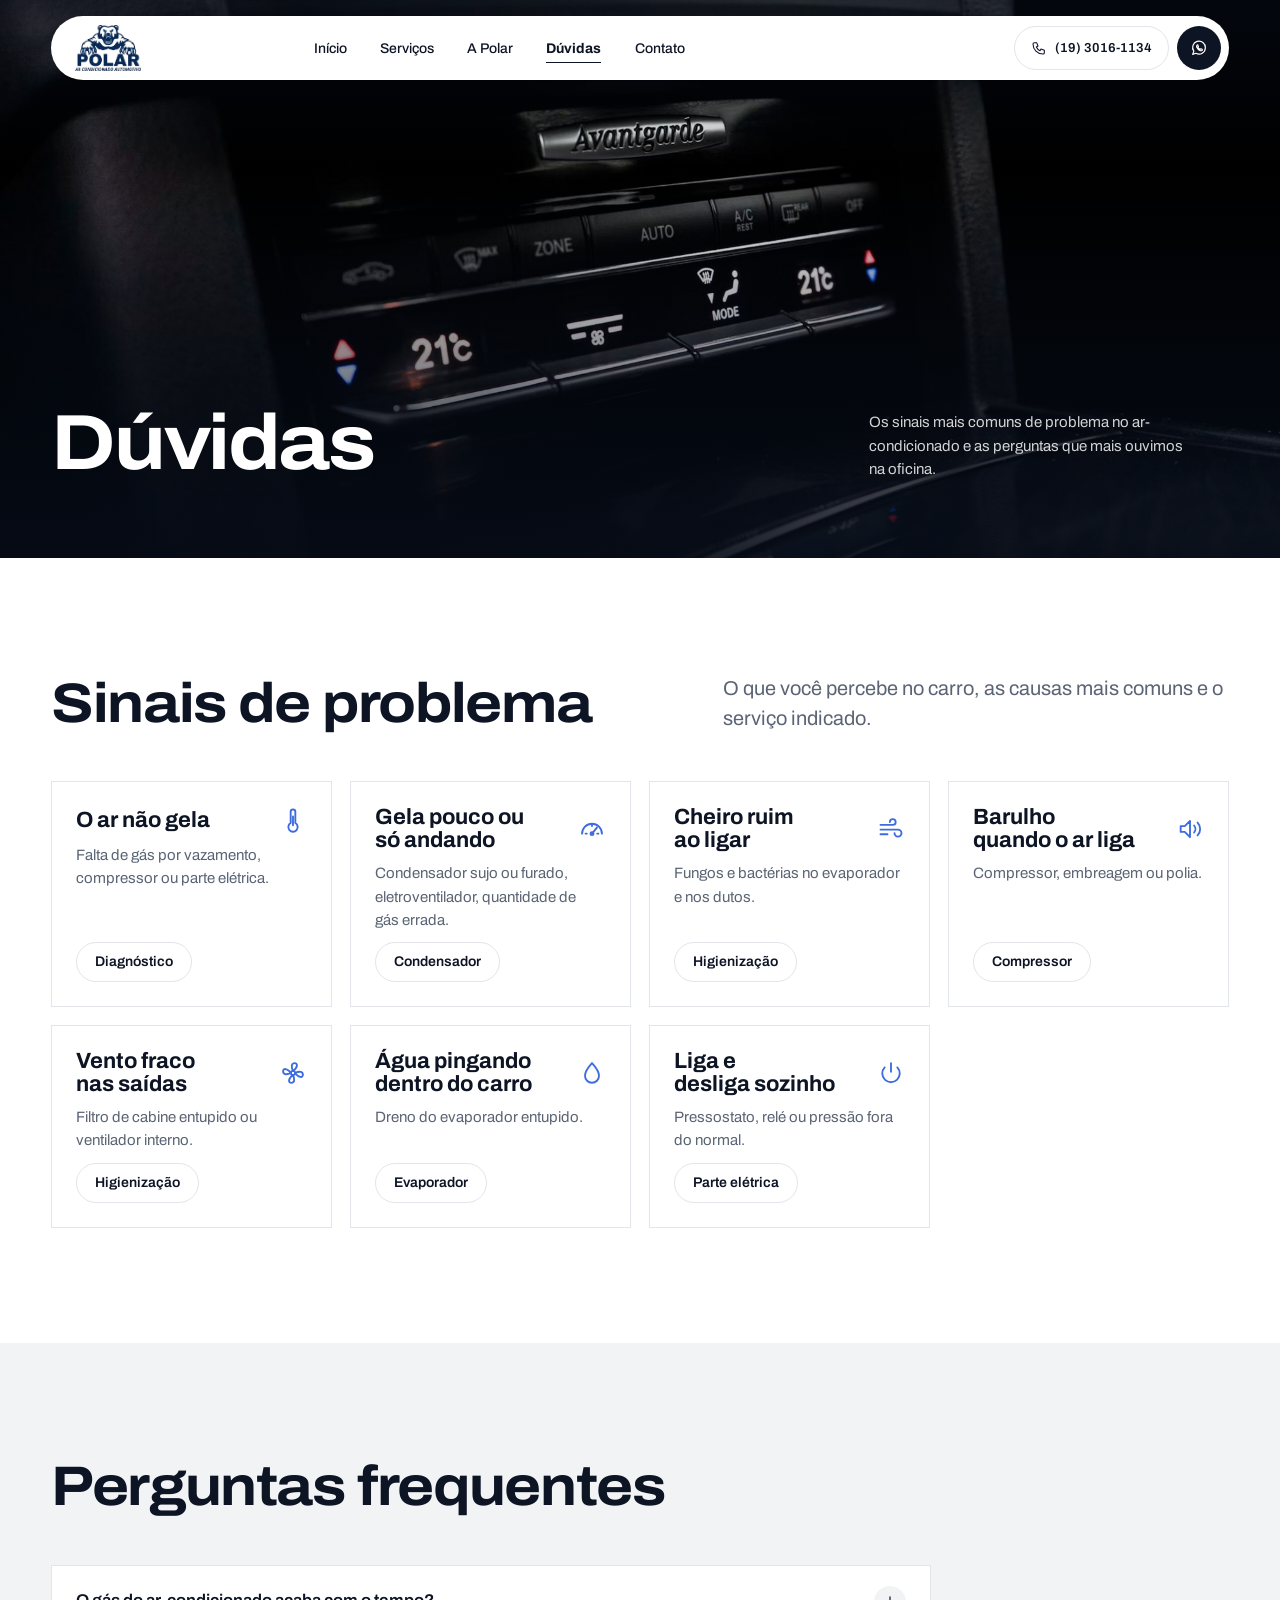
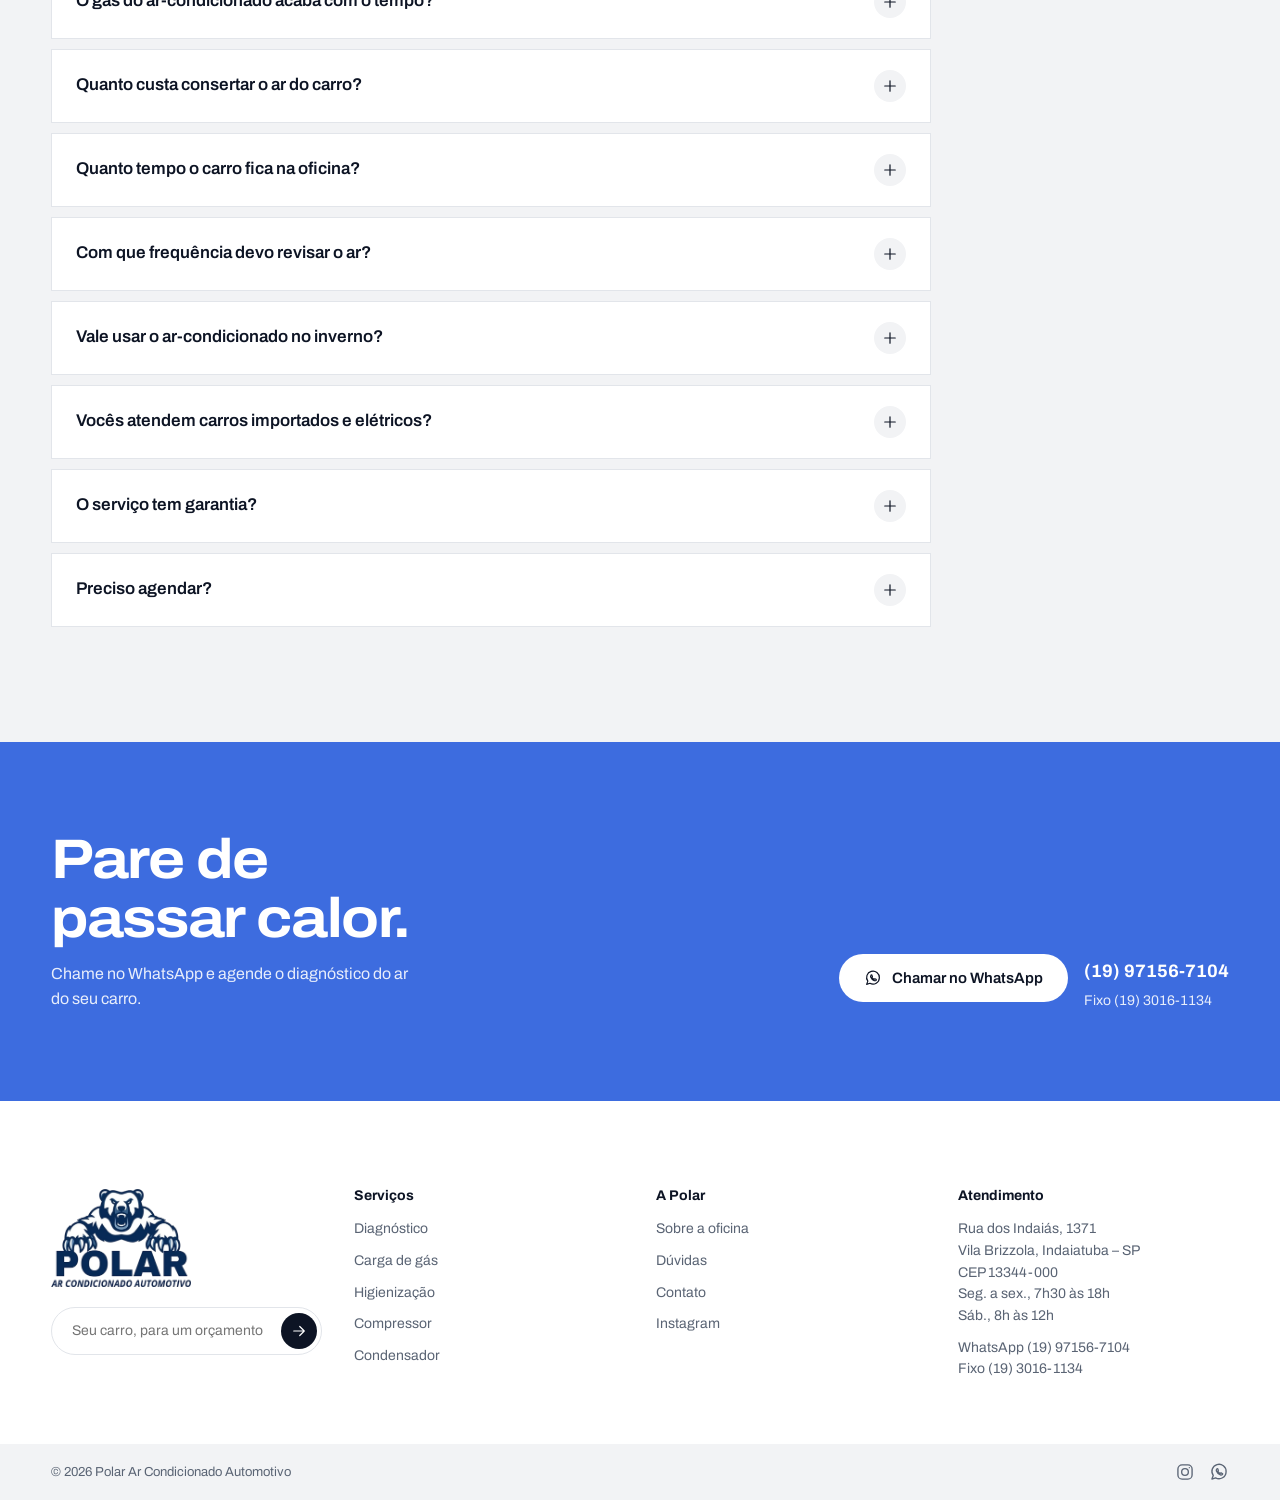
<file: duvidas.html>
<!doctype html>
<html lang="pt-BR">
<head>
<meta charset="utf-8">
<meta name="viewport" content="width=device-width, initial-scale=1, viewport-fit=cover">
<title>Dúvidas sobre ar-condicionado automotivo | Polar, Indaiatuba</title>
<meta name="description" content="Ar que não gela, cheiro ruim, barulho ou vento fraco: veja as causas mais comuns e respostas sobre gás, garantia, prazo e manutenção do ar do carro.">
<meta name="theme-color" content="#0a1730">
<link rel="icon" type="image/png" href="assets/img/favicon.png">
<link rel="apple-touch-icon" href="assets/img/apple-touch-icon.png">
<meta property="og:type" content="website">
<meta property="og:locale" content="pt_BR">
<meta property="og:site_name" content="Polar Ar Condicionado Automotivo">
<meta property="og:title" content="Dúvidas sobre ar-condicionado automotivo | Polar, Indaiatuba">
<meta property="og:description" content="Ar que não gela, cheiro ruim, barulho ou vento fraco: veja as causas mais comuns e respostas sobre gás, garantia, prazo e manutenção do ar do carro.">
<meta property="og:image" content="assets/img/og-polar.jpg">
<link rel="preload" href="assets/fonts/archivo-latin.woff2" as="font" type="font/woff2" crossorigin>
<link rel="preload" href="assets/img/fotos/hero-duvidas.jpg" as="image">
<link rel="stylesheet" href="assets/css/style.css">
</head>
<body>
<svg xmlns="http://www.w3.org/2000/svg" style="display:none">
  <symbol id="i-whatsapp" viewBox="0 0 24 24"><path d="M20.5 11.6a8.5 8.5 0 0 1-12.6 7.4L3.5 20.5l1.6-4.3A8.5 8.5 0 1 1 20.5 11.6Z"/><path d="M9.2 8.4c.2-.4.5-.5.9-.5.3 0 .5.3.6.7l.5 1.1c.1.3 0 .6-.2.8l-.5.5c.6 1.2 1.6 2.2 2.8 2.8l.5-.5c.2-.2.5-.3.8-.2l1.1.5c.4.1.7.3.7.6 0 .4-.1.7-.5 1-.6.4-1.4.6-2.2.3a8.6 8.6 0 0 1-4.8-4.8c-.3-.8-.1-1.6.3-2.3Z"/></symbol>
  <symbol id="i-phone" viewBox="0 0 24 24"><path d="M5 4h3.5l2 5L8 10.5a11 11 0 0 0 5.5 5.5L15 13.5l5 2V19a2 2 0 0 1-2 2A15 15 0 0 1 3 6a2 2 0 0 1 2-2Z"/></symbol>
  <symbol id="i-arrow-ur" viewBox="0 0 24 24"><path d="M7 17 17 7M9 7h8v8"/></symbol>
  <symbol id="i-arrow-r" viewBox="0 0 24 24"><path d="M5 12h14M13 6l6 6-6 6"/></symbol>
  <symbol id="i-plus" viewBox="0 0 24 24"><path d="M12 5v14M5 12h14"/></symbol>
  <symbol id="i-menu" viewBox="0 0 24 24"><path d="M4 8h16M4 16h16"/></symbol>
  <symbol id="i-pin" viewBox="0 0 24 24"><path d="M12 21s-7-6.2-7-11.5A7 7 0 0 1 19 9.5C19 14.8 12 21 12 21Z"/><circle cx="12" cy="9.5" r="2.5"/></symbol>
  <symbol id="i-clock" viewBox="0 0 24 24"><circle cx="12" cy="12" r="9"/><path d="M12 7v5l3 2"/></symbol>
  <symbol id="i-instagram" viewBox="0 0 24 24"><rect x="3.5" y="3.5" width="17" height="17" rx="5"/><circle cx="12" cy="12" r="4"/><path d="M17.2 6.8h.01"/></symbol>
  <symbol id="i-star" viewBox="0 0 24 24"><path d="M12 3.5l2.6 5.3 5.9.9-4.3 4.1 1 5.8L12 16.9l-5.2 2.7 1-5.8L3.5 9.7l5.9-.9Z"/></symbol>
  <symbol id="i-clipboard" viewBox="0 0 24 24"><rect x="5" y="4.5" width="14" height="16.5" rx="2"/><path d="M9 4.5V3h6v1.5M9 10h6M9 13.5h6M9 17h3"/></symbol>
  <symbol id="i-gauge" viewBox="0 0 24 24"><path d="M3.5 16a8.5 8.5 0 1 1 17 0"/><path d="M12 16l4.2-5.2"/><circle cx="12" cy="16" r="1.3"/><path d="M6.5 16h1M16.5 16h1M12 8.5v1"/></symbol>
  <symbol id="i-shield" viewBox="0 0 24 24"><path d="M12 3 5 6v5.2c0 4.4 3 8.2 7 9.8 4-1.6 7-5.4 7-9.8V6Z"/><path d="m9 12 2.2 2.2L15.5 10"/></symbol>
  <symbol id="i-bolt" viewBox="0 0 24 24"><path d="M13 2.5 4.5 14H11l-1 7.5L18.5 10H12Z"/></symbol>
  <symbol id="i-chat" viewBox="0 0 24 24"><path d="M4 5h16v11H10l-5 4v-4H4Z"/><path d="M8 9.5h8M8 12.5h5"/></symbol>
  <symbol id="i-coffee" viewBox="0 0 24 24"><path d="M4 9h12v4.5A5.5 5.5 0 0 1 10.5 19h-1A5.5 5.5 0 0 1 4 13.5Z"/><path d="M16 10.5h1.5a2.5 2.5 0 0 1 0 5H16M8 3.5v2.5M12 3.5v2.5"/></symbol>
  <symbol id="i-temp" viewBox="0 0 24 24"><path d="M14 14.6V5a2 2 0 0 0-4 0v9.6a4 4 0 1 0 4 0Z"/><path d="M12 9v7.5"/></symbol>
  <symbol id="i-wind" viewBox="0 0 24 24"><path d="M3 8.5h10.5A2.5 2.5 0 1 0 11 6M3 12.5h15a3 3 0 1 1-3 3M3 16.5h6"/></symbol>
  <symbol id="i-sound" viewBox="0 0 24 24"><path d="M4 9.5v5h3.5L12 19V5L7.5 9.5Z"/><path d="M15.5 9a4.5 4.5 0 0 1 0 6M18.5 6.5a8 8 0 0 1 0 11"/></symbol>
  <symbol id="i-fan" viewBox="0 0 24 24"><circle cx="12" cy="12" r="1.8"/><path d="M12 10.2C10 6 11 3.5 13.5 3.5s3 3.5-1.5 6.7ZM13.8 12c4.2-2 6.7-1 6.7 1.5s-3.5 3-6.7-1.5ZM12 13.8c2 4.2 1 6.7-1.5 6.7s-3-3.5 1.5-6.7ZM10.2 12C6 14 3.5 13 3.5 10.5S7 7.5 10.2 12Z"/></symbol>
  <symbol id="i-drop" viewBox="0 0 24 24"><path d="M12 3.5s6 6.4 6 10.9a6 6 0 0 1-12 0C6 9.9 12 3.5 12 3.5Z"/></symbol>
  <symbol id="i-power" viewBox="0 0 24 24"><path d="M12 3.5V11M6.6 7.2a7.5 7.5 0 1 0 10.8 0"/></symbol>
</svg>
<a class="skip" href="#conteudo">Pular para o conteúdo</a>

<header class="nav-float">
  <div class="wrap">
    <nav class="nav-pill" aria-label="Principal">
      <a class="brand" href="index.html"><img src="assets/img/logo-polar.png" width="604" height="421" alt="Polar Ar Condicionado Automotivo, página inicial"></a>
      <ul class="nav-links" id="menu">
        <li><a href="index.html">Início</a></li>
        <li><a href="servicos.html">Serviços</a></li>
        <li><a href="sobre.html">A Polar</a></li>
        <li><a href="duvidas.html" aria-current="page">Dúvidas</a></li>
        <li><a href="contato.html">Contato</a></li>
      </ul>
      <div class="nav-actions">
        <a class="nav-phone" href="tel:+551930161134"><svg class="icon" aria-hidden="true"><use href="#i-phone"/></svg>(19) 3016-1134</a>
        <a class="round round-dark" href="https://wa.me/5519971567104?text=Ol%C3%A1%2C%20Polar!%20Gostaria%20de%20um%20or%C3%A7amento." target="_blank" rel="noopener" aria-label="WhatsApp (19) 97156-7104"><svg class="icon" aria-hidden="true"><use href="#i-whatsapp"/></svg></a>
        <button class="round round-dark nav-toggle" type="button" aria-expanded="false" aria-controls="menu" aria-label="Abrir menu"><svg class="icon" aria-hidden="true"><use href="#i-menu"/></svg></button>
      </div>
    </nav>
  </div>
</header>

<main id="conteudo">

  <section class="hero hero-page" aria-labelledby="titulo">
    <picture class="hero-media"><img src="assets/img/fotos/hero-duvidas.jpg" width="2000" height="1327" alt=""></picture>
    <div class="wrap hero-grid">
      <h1 id="titulo">Dúvidas</h1>
      <div class="hero-side">
        <p>Os sinais mais comuns de problema no ar-condicionado e as perguntas que mais ouvimos na oficina.</p>
      </div>
    </div>
  </section>

  <section class="section" aria-labelledby="s-sinais">
    <div class="wrap">
      <div class="section-head">
        <h2 class="section-title" id="s-sinais">Sinais de problema</h2>
        <p class="section-lead">O que você percebe no carro, as causas mais comuns e o serviço indicado.</p>
      </div>
      <div class="symptoms">
        <article class="symptom">
          <div class="symptom-top"><h3>O ar não gela</h3><svg class="icon" aria-hidden="true"><use href="#i-temp"/></svg></div>
          <p>Falta de gás por vazamento, compressor ou parte elétrica.</p>
          <a class="btn btn-outline btn-small" href="servicos.html#diagnostico">Diagnóstico</a>
        </article>
        <article class="symptom">
          <div class="symptom-top"><h3>Gela pouco ou só andando</h3><svg class="icon" aria-hidden="true"><use href="#i-gauge"/></svg></div>
          <p>Condensador sujo ou furado, eletroventilador, quantidade de gás errada.</p>
          <a class="btn btn-outline btn-small" href="servicos.html#condensador">Condensador</a>
        </article>
        <article class="symptom">
          <div class="symptom-top"><h3>Cheiro ruim ao ligar</h3><svg class="icon" aria-hidden="true"><use href="#i-wind"/></svg></div>
          <p>Fungos e bactérias no evaporador e nos dutos.</p>
          <a class="btn btn-outline btn-small" href="servicos.html#higienizacao">Higienização</a>
        </article>
        <article class="symptom">
          <div class="symptom-top"><h3>Barulho quando o ar liga</h3><svg class="icon" aria-hidden="true"><use href="#i-sound"/></svg></div>
          <p>Compressor, embreagem ou polia.</p>
          <a class="btn btn-outline btn-small" href="servicos.html#compressor">Compressor</a>
        </article>
        <article class="symptom">
          <div class="symptom-top"><h3>Vento fraco nas saídas</h3><svg class="icon" aria-hidden="true"><use href="#i-fan"/></svg></div>
          <p>Filtro de cabine entupido ou ventilador interno.</p>
          <a class="btn btn-outline btn-small" href="servicos.html#higienizacao">Higienização</a>
        </article>
        <article class="symptom">
          <div class="symptom-top"><h3>Água pingando dentro do carro</h3><svg class="icon" aria-hidden="true"><use href="#i-drop"/></svg></div>
          <p>Dreno do evaporador entupido.</p>
          <a class="btn btn-outline btn-small" href="servicos.html#evaporador">Evaporador</a>
        </article>
        <article class="symptom">
          <div class="symptom-top"><h3>Liga e desliga sozinho</h3><svg class="icon" aria-hidden="true"><use href="#i-power"/></svg></div>
          <p>Pressostato, relé ou pressão fora do normal.</p>
          <a class="btn btn-outline btn-small" href="servicos.html#eletrica">Parte elétrica</a>
        </article>
      </div>
    </div>
  </section>

  <section class="section section-surface" aria-labelledby="s-perguntas">
    <div class="wrap">
      <div class="section-head">
        <h2 class="section-title" id="s-perguntas">Perguntas frequentes</h2>
      </div>
      <div class="faq">
        <details id="gas-acaba">
          <summary>O gás do ar-condicionado acaba com o tempo?<span class="round" aria-hidden="true"><svg class="icon"><use href="#i-plus"/></svg></span></summary>
          <div class="answer">
            <p>Não. O fluido refrigerante circula num circuito fechado e não se gasta com o uso. Se está faltando gás, existe um vazamento em algum ponto.</p>
            <p>Completar sem corrigir o vazamento faz o ar gelar por um tempo e o problema voltar. Por isso fazemos o diagnóstico antes de qualquer carga.</p>
          </div>
        </details>
        <details id="quanto-custa">
          <summary>Quanto custa consertar o ar do carro?<span class="round" aria-hidden="true"><svg class="icon"><use href="#i-plus"/></svg></span></summary>
          <div class="answer"><p>Depende da causa. Uma higienização é bem diferente de uma troca de compressor. O primeiro passo é o diagnóstico; depois você recebe um orçamento sem compromisso, com o que precisa ser feito.</p></div>
        </details>
        <details id="prazo">
          <summary>Quanto tempo o carro fica na oficina?<span class="round" aria-hidden="true"><svg class="icon"><use href="#i-plus"/></svg></span></summary>
          <div class="answer"><p>O prazo é informado junto com o orçamento. Serviços de manutenção costumam ser rápidos; quando há troca de peça, o prazo depende da disponibilidade da peça.</p></div>
        </details>
        <details id="frequencia">
          <summary>Com que frequência devo revisar o ar?<span class="round" aria-hidden="true"><svg class="icon"><use href="#i-plus"/></svg></span></summary>
          <div class="answer"><p>Uma revisão por ano é uma boa referência, de preferência antes do verão. O filtro de cabine costuma ser trocado a cada 10 mil quilômetros ou uma vez por ano; confira o manual do seu carro.</p></div>
        </details>
        <details id="inverno">
          <summary>Vale usar o ar-condicionado no inverno?<span class="round" aria-hidden="true"><svg class="icon"><use href="#i-plus"/></svg></span></summary>
          <div class="answer"><p>Vale. O ar-condicionado tira a umidade do ar e desembaça os vidros bem mais rápido. Ligar o sistema de vez em quando também faz o óleo circular e conserva as vedações.</p></div>
        </details>
        <details id="marcas">
          <summary>Vocês atendem carros importados e elétricos?<span class="round" aria-hidden="true"><svg class="icon"><use href="#i-plus"/></svg></span></summary>
          <div class="answer"><p>Sim. Atendemos todas as marcas, nacionais e importadas, inclusive carros elétricos e clássicos.</p></div>
        </details>
        <details id="garantia">
          <summary>O serviço tem garantia?<span class="round" aria-hidden="true"><svg class="icon"><use href="#i-plus"/></svg></span></summary>
          <div class="answer"><p>Sim. O prazo e as condições da garantia são informados no orçamento.</p></div>
        </details>
        <details id="agendar">
          <summary>Preciso agendar?<span class="round" aria-hidden="true"><svg class="icon"><use href="#i-plus"/></svg></span></summary>
          <div class="answer"><p>Você pode chamar no WhatsApp para agendar ou passar na oficina dentro do horário de atendimento: segunda a sexta, das 7h30 às 18h, e sábado, das 8h às 12h.</p></div>
        </details>
      </div>
    </div>
  </section>

  <section class="cta" aria-labelledby="s-cta">
    <div class="wrap cta-grid">
      <div>
        <h2 id="s-cta">Pare de passar calor.</h2>
        <p>Chame no WhatsApp e agende o diagnóstico do ar do seu carro.</p>
      </div>
      <div class="actions">
        <a class="btn btn-light" href="https://wa.me/5519971567104?text=Ol%C3%A1%2C%20Polar!%20Gostaria%20de%20agendar%20um%20diagn%C3%B3stico." target="_blank" rel="noopener"><svg class="icon" aria-hidden="true"><use href="#i-whatsapp"/></svg>Chamar no WhatsApp</a>
        <p class="phones"><strong>(19) 97156-7104</strong>Fixo (19) 3016-1134</p>
      </div>
    </div>
  </section>


</main>

<footer class="site-footer">
  <div class="wrap footer-grid">
    <div class="footer-brand">
      <img src="assets/img/logo-polar.png" width="604" height="421" alt="Polar Ar Condicionado Automotivo" loading="lazy">
      <form class="footer-quote" data-quote-form>
        <label class="visually-hidden" for="f-carro">Seu carro</label>
        <input id="f-carro" name="carro" type="text" placeholder="Seu carro, para um orçamento">
        <button class="round round-dark" type="submit" aria-label="Pedir orçamento no WhatsApp"><svg class="icon" aria-hidden="true"><use href="#i-arrow-r"/></svg></button>
      </form>
    </div>
    <div class="footer-col">
      <h2>Serviços</h2>
      <ul>
        <li><a href="servicos.html#diagnostico">Diagnóstico</a></li>
        <li><a href="servicos.html#carga-de-gas">Carga de gás</a></li>
        <li><a href="servicos.html#higienizacao">Higienização</a></li>
        <li><a href="servicos.html#compressor">Compressor</a></li>
        <li><a href="servicos.html#condensador">Condensador</a></li>
      </ul>
    </div>
    <div class="footer-col">
      <h2>A Polar</h2>
      <ul>
        <li><a href="sobre.html">Sobre a oficina</a></li>
        <li><a href="duvidas.html">Dúvidas</a></li>
        <li><a href="contato.html">Contato</a></li>
        <li><a href="https://www.instagram.com/oficinapolar_indaiatuba/" target="_blank" rel="noopener">Instagram</a></li>
      </ul>
    </div>
    <div class="footer-col">
      <h2>Atendimento</h2>
      <address>Rua dos Indaiás, 1371<br>Vila Brizzola, Indaiatuba – SP<br>CEP 13344-000</address>
      <p>Seg. a sex., 7h30 às 18h<br>Sáb., 8h às 12h</p>
      <p>WhatsApp (19) 97156-7104<br>Fixo (19) 3016-1134</p>
    </div>
  </div>
  <div class="footer-base">
    <div class="wrap">
      <p>© <span data-year>2026</span> Polar Ar Condicionado Automotivo</p>
      <div class="socials">
        <a href="https://www.instagram.com/oficinapolar_indaiatuba/" target="_blank" rel="noopener" aria-label="Instagram"><svg class="icon" aria-hidden="true"><use href="#i-instagram"/></svg></a>
        <a href="https://wa.me/5519971567104" target="_blank" rel="noopener" aria-label="WhatsApp"><svg class="icon" aria-hidden="true"><use href="#i-whatsapp"/></svg></a>
      </div>
    </div>
  </div>
</footer>

<script src="assets/js/main.js" defer></script>
</body>
</html>
</file>
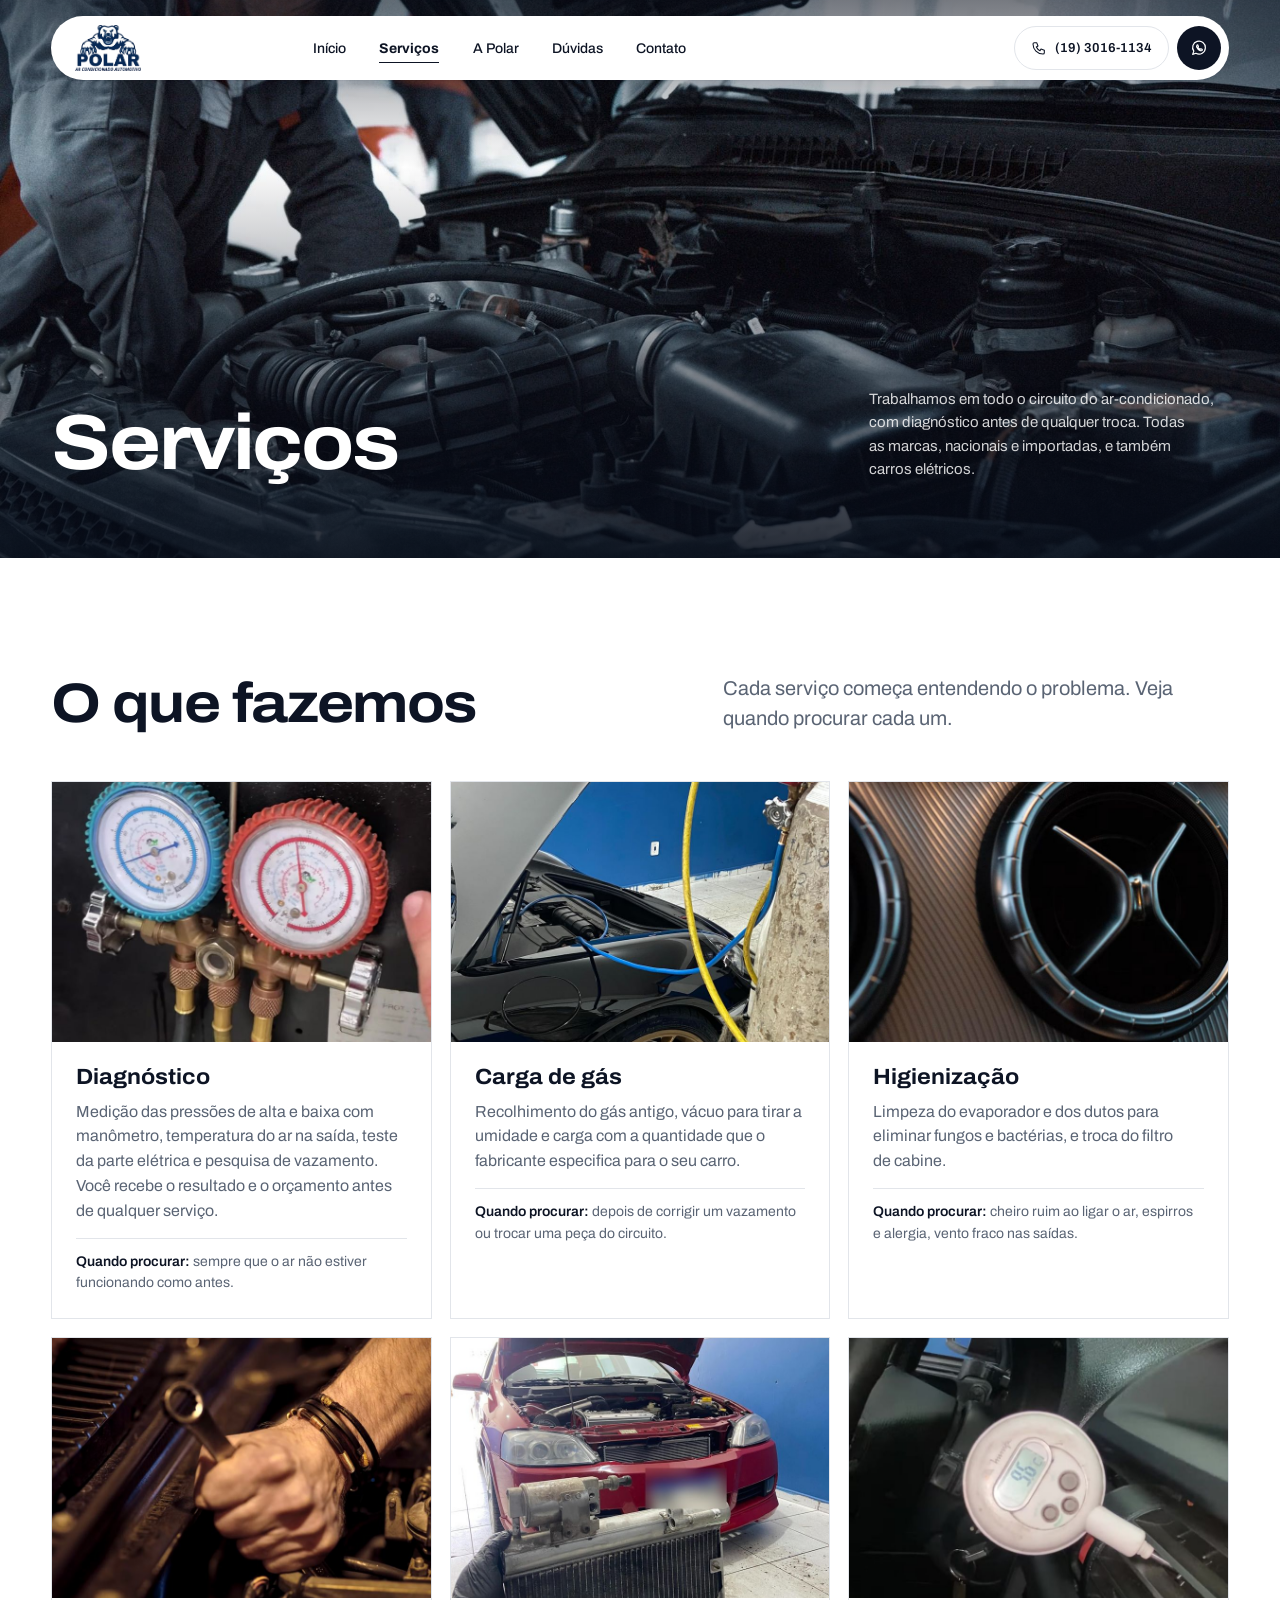
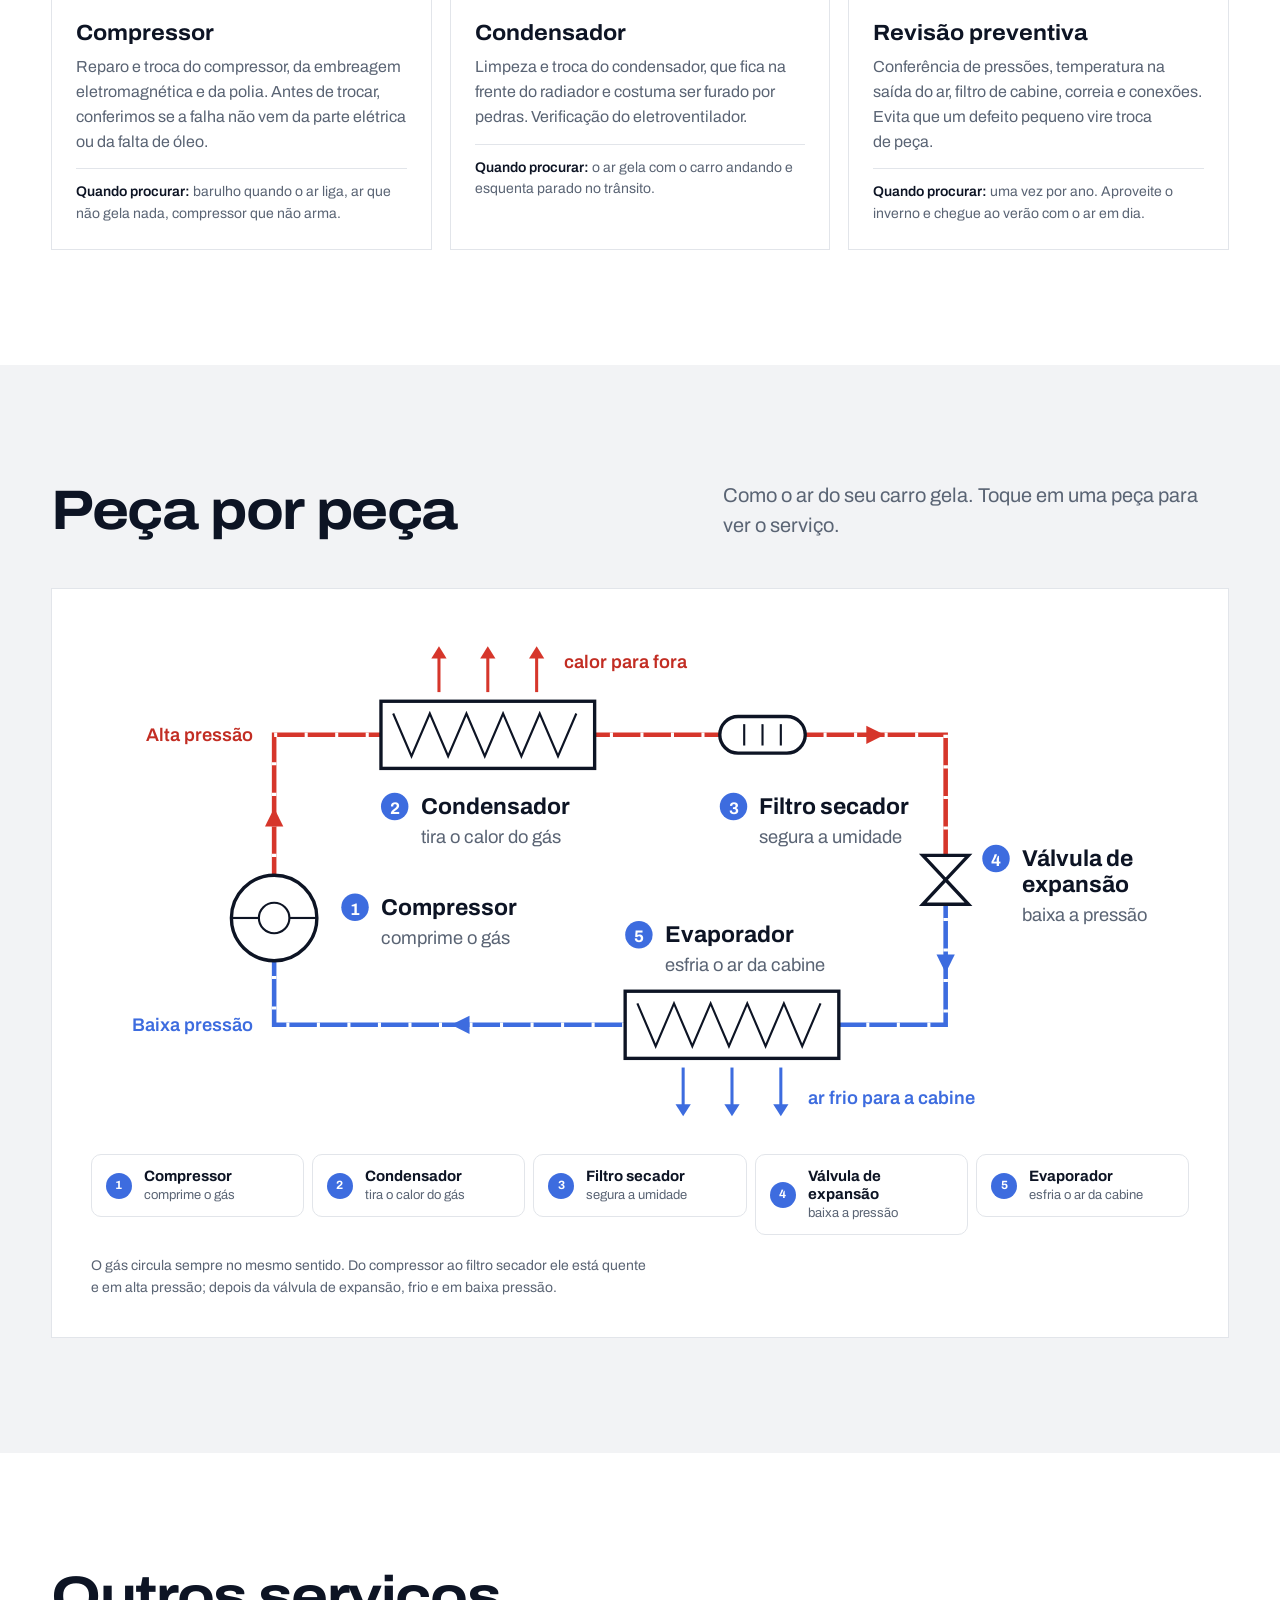
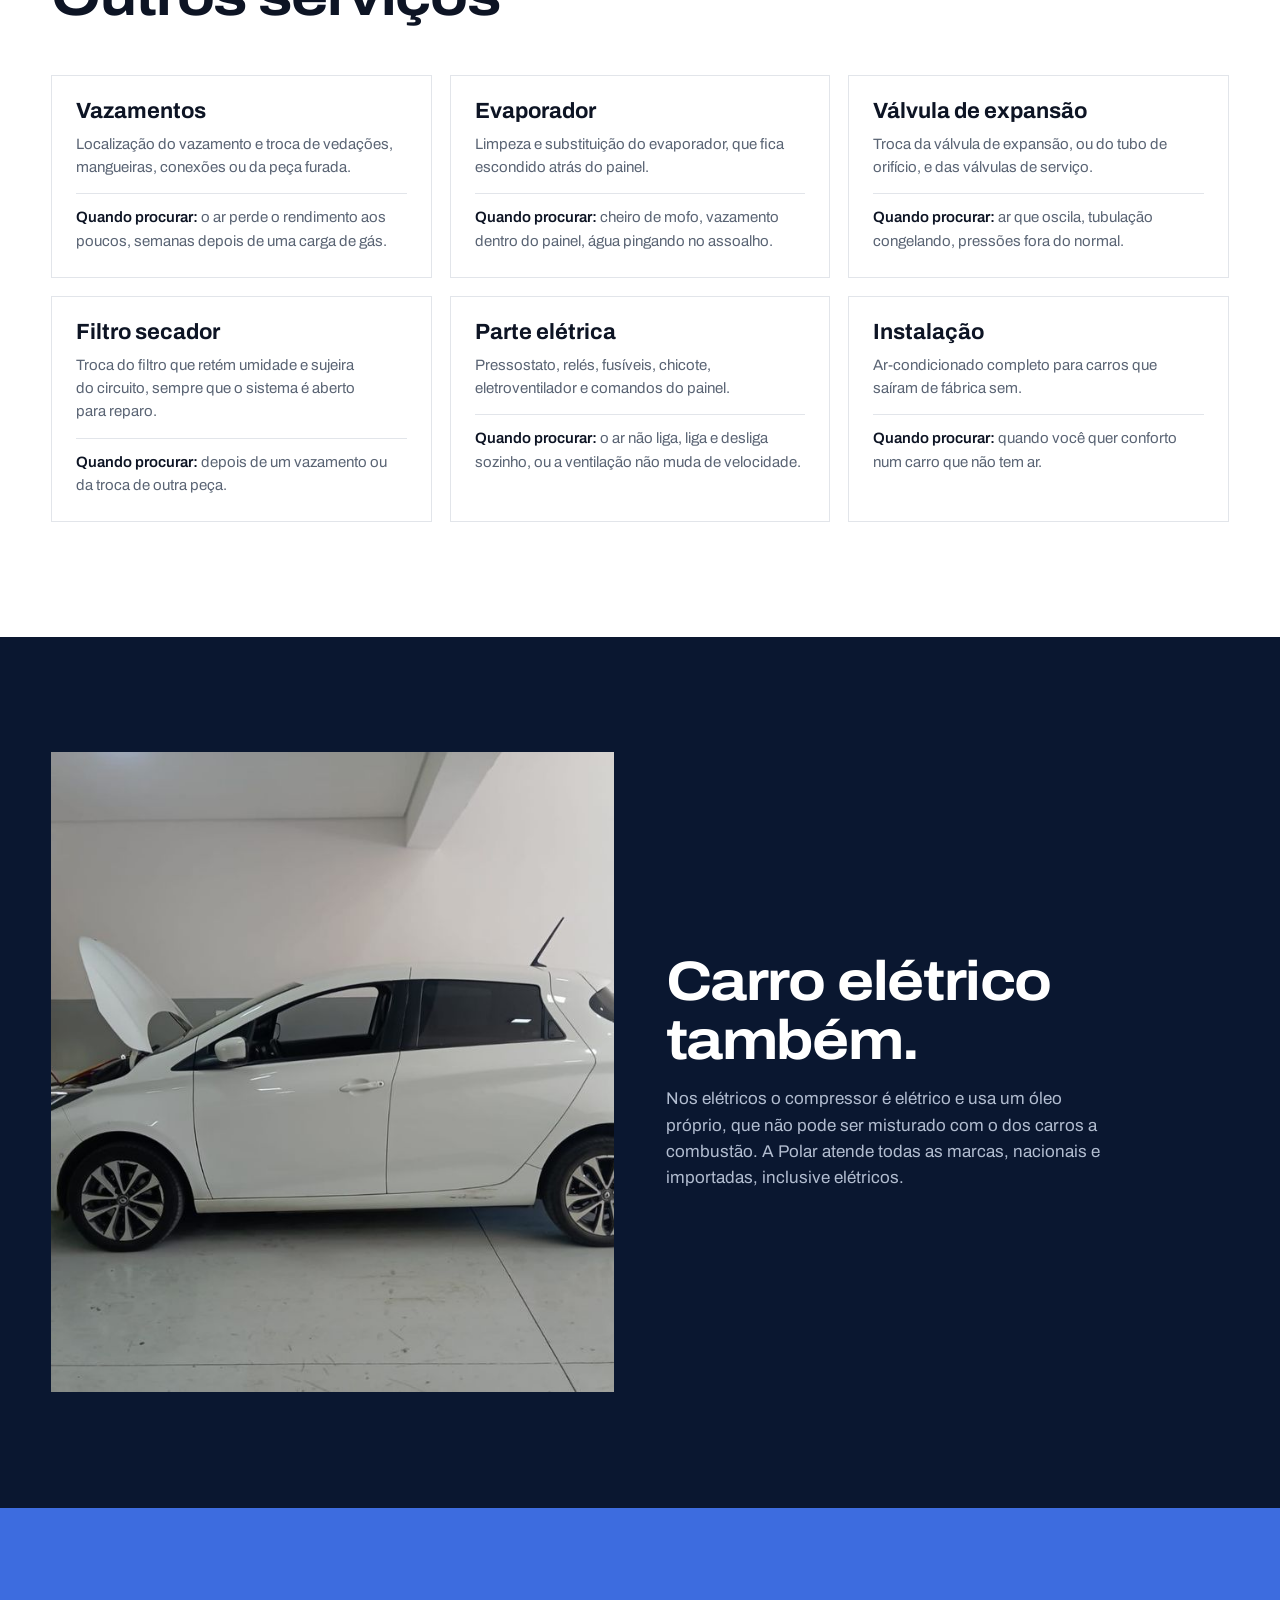
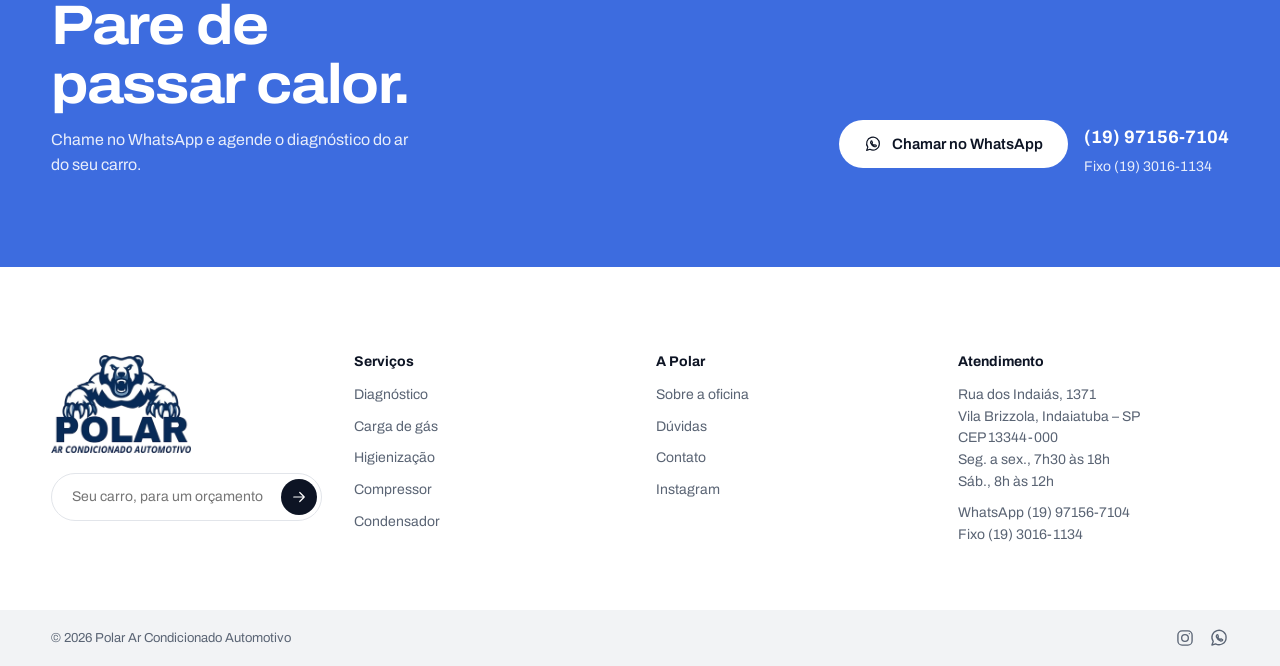
<file: servicos.html>
<!doctype html>
<html lang="pt-BR">
<head>
<meta charset="utf-8">
<meta name="viewport" content="width=device-width, initial-scale=1, viewport-fit=cover">
<title>Serviços de ar-condicionado automotivo | Polar, Indaiatuba</title>
<meta name="description" content="Diagnóstico, carga de gás, higienização, compressor, condensador, evaporador, válvulas, parte elétrica e instalação de ar-condicionado automotivo em Indaiatuba.">
<meta name="theme-color" content="#0a1730">
<link rel="icon" type="image/png" href="assets/img/favicon.png">
<link rel="apple-touch-icon" href="assets/img/apple-touch-icon.png">
<meta property="og:type" content="website">
<meta property="og:locale" content="pt_BR">
<meta property="og:site_name" content="Polar Ar Condicionado Automotivo">
<meta property="og:title" content="Serviços de ar-condicionado automotivo | Polar, Indaiatuba">
<meta property="og:description" content="Diagnóstico, carga de gás, higienização, compressor, condensador, evaporador, válvulas, parte elétrica e instalação de ar-condicionado automotivo em Indaiatuba.">
<meta property="og:image" content="assets/img/og-polar.jpg">
<link rel="preload" href="assets/fonts/archivo-latin.woff2" as="font" type="font/woff2" crossorigin>
<link rel="preload" href="assets/img/fotos/hero-servicos.jpg" as="image">
<link rel="stylesheet" href="assets/css/style.css">
</head>
<body>
<svg xmlns="http://www.w3.org/2000/svg" style="display:none">
  <symbol id="i-whatsapp" viewBox="0 0 24 24"><path d="M20.5 11.6a8.5 8.5 0 0 1-12.6 7.4L3.5 20.5l1.6-4.3A8.5 8.5 0 1 1 20.5 11.6Z"/><path d="M9.2 8.4c.2-.4.5-.5.9-.5.3 0 .5.3.6.7l.5 1.1c.1.3 0 .6-.2.8l-.5.5c.6 1.2 1.6 2.2 2.8 2.8l.5-.5c.2-.2.5-.3.8-.2l1.1.5c.4.1.7.3.7.6 0 .4-.1.7-.5 1-.6.4-1.4.6-2.2.3a8.6 8.6 0 0 1-4.8-4.8c-.3-.8-.1-1.6.3-2.3Z"/></symbol>
  <symbol id="i-phone" viewBox="0 0 24 24"><path d="M5 4h3.5l2 5L8 10.5a11 11 0 0 0 5.5 5.5L15 13.5l5 2V19a2 2 0 0 1-2 2A15 15 0 0 1 3 6a2 2 0 0 1 2-2Z"/></symbol>
  <symbol id="i-arrow-ur" viewBox="0 0 24 24"><path d="M7 17 17 7M9 7h8v8"/></symbol>
  <symbol id="i-arrow-r" viewBox="0 0 24 24"><path d="M5 12h14M13 6l6 6-6 6"/></symbol>
  <symbol id="i-plus" viewBox="0 0 24 24"><path d="M12 5v14M5 12h14"/></symbol>
  <symbol id="i-menu" viewBox="0 0 24 24"><path d="M4 8h16M4 16h16"/></symbol>
  <symbol id="i-pin" viewBox="0 0 24 24"><path d="M12 21s-7-6.2-7-11.5A7 7 0 0 1 19 9.5C19 14.8 12 21 12 21Z"/><circle cx="12" cy="9.5" r="2.5"/></symbol>
  <symbol id="i-clock" viewBox="0 0 24 24"><circle cx="12" cy="12" r="9"/><path d="M12 7v5l3 2"/></symbol>
  <symbol id="i-instagram" viewBox="0 0 24 24"><rect x="3.5" y="3.5" width="17" height="17" rx="5"/><circle cx="12" cy="12" r="4"/><path d="M17.2 6.8h.01"/></symbol>
  <symbol id="i-star" viewBox="0 0 24 24"><path d="M12 3.5l2.6 5.3 5.9.9-4.3 4.1 1 5.8L12 16.9l-5.2 2.7 1-5.8L3.5 9.7l5.9-.9Z"/></symbol>
  <symbol id="i-clipboard" viewBox="0 0 24 24"><rect x="5" y="4.5" width="14" height="16.5" rx="2"/><path d="M9 4.5V3h6v1.5M9 10h6M9 13.5h6M9 17h3"/></symbol>
  <symbol id="i-gauge" viewBox="0 0 24 24"><path d="M3.5 16a8.5 8.5 0 1 1 17 0"/><path d="M12 16l4.2-5.2"/><circle cx="12" cy="16" r="1.3"/><path d="M6.5 16h1M16.5 16h1M12 8.5v1"/></symbol>
  <symbol id="i-shield" viewBox="0 0 24 24"><path d="M12 3 5 6v5.2c0 4.4 3 8.2 7 9.8 4-1.6 7-5.4 7-9.8V6Z"/><path d="m9 12 2.2 2.2L15.5 10"/></symbol>
  <symbol id="i-bolt" viewBox="0 0 24 24"><path d="M13 2.5 4.5 14H11l-1 7.5L18.5 10H12Z"/></symbol>
  <symbol id="i-chat" viewBox="0 0 24 24"><path d="M4 5h16v11H10l-5 4v-4H4Z"/><path d="M8 9.5h8M8 12.5h5"/></symbol>
  <symbol id="i-coffee" viewBox="0 0 24 24"><path d="M4 9h12v4.5A5.5 5.5 0 0 1 10.5 19h-1A5.5 5.5 0 0 1 4 13.5Z"/><path d="M16 10.5h1.5a2.5 2.5 0 0 1 0 5H16M8 3.5v2.5M12 3.5v2.5"/></symbol>
  <symbol id="i-temp" viewBox="0 0 24 24"><path d="M14 14.6V5a2 2 0 0 0-4 0v9.6a4 4 0 1 0 4 0Z"/><path d="M12 9v7.5"/></symbol>
  <symbol id="i-wind" viewBox="0 0 24 24"><path d="M3 8.5h10.5A2.5 2.5 0 1 0 11 6M3 12.5h15a3 3 0 1 1-3 3M3 16.5h6"/></symbol>
  <symbol id="i-sound" viewBox="0 0 24 24"><path d="M4 9.5v5h3.5L12 19V5L7.5 9.5Z"/><path d="M15.5 9a4.5 4.5 0 0 1 0 6M18.5 6.5a8 8 0 0 1 0 11"/></symbol>
  <symbol id="i-fan" viewBox="0 0 24 24"><circle cx="12" cy="12" r="1.8"/><path d="M12 10.2C10 6 11 3.5 13.5 3.5s3 3.5-1.5 6.7ZM13.8 12c4.2-2 6.7-1 6.7 1.5s-3.5 3-6.7-1.5ZM12 13.8c2 4.2 1 6.7-1.5 6.7s-3-3.5 1.5-6.7ZM10.2 12C6 14 3.5 13 3.5 10.5S7 7.5 10.2 12Z"/></symbol>
  <symbol id="i-drop" viewBox="0 0 24 24"><path d="M12 3.5s6 6.4 6 10.9a6 6 0 0 1-12 0C6 9.9 12 3.5 12 3.5Z"/></symbol>
  <symbol id="i-power" viewBox="0 0 24 24"><path d="M12 3.5V11M6.6 7.2a7.5 7.5 0 1 0 10.8 0"/></symbol>
</svg>
<a class="skip" href="#conteudo">Pular para o conteúdo</a>

<header class="nav-float">
  <div class="wrap">
    <nav class="nav-pill" aria-label="Principal">
      <a class="brand" href="index.html"><img src="assets/img/logo-polar.png" width="604" height="421" alt="Polar Ar Condicionado Automotivo, página inicial"></a>
      <ul class="nav-links" id="menu">
        <li><a href="index.html">Início</a></li>
        <li><a href="servicos.html" aria-current="page">Serviços</a></li>
        <li><a href="sobre.html">A Polar</a></li>
        <li><a href="duvidas.html">Dúvidas</a></li>
        <li><a href="contato.html">Contato</a></li>
      </ul>
      <div class="nav-actions">
        <a class="nav-phone" href="tel:+551930161134"><svg class="icon" aria-hidden="true"><use href="#i-phone"/></svg>(19) 3016-1134</a>
        <a class="round round-dark" href="https://wa.me/5519971567104?text=Ol%C3%A1%2C%20Polar!%20Gostaria%20de%20um%20or%C3%A7amento." target="_blank" rel="noopener" aria-label="WhatsApp (19) 97156-7104"><svg class="icon" aria-hidden="true"><use href="#i-whatsapp"/></svg></a>
        <button class="round round-dark nav-toggle" type="button" aria-expanded="false" aria-controls="menu" aria-label="Abrir menu"><svg class="icon" aria-hidden="true"><use href="#i-menu"/></svg></button>
      </div>
    </nav>
  </div>
</header>

<main id="conteudo">

  <section class="hero hero-page" aria-labelledby="titulo">
    <picture class="hero-media"><img src="assets/img/fotos/hero-servicos.jpg" width="2000" height="1123" alt=""></picture>
    <div class="wrap hero-grid">
      <h1 id="titulo">Serviços</h1>
      <div class="hero-side">
        <p>Trabalhamos em todo o circuito do ar-condicionado, com diagnóstico antes de qualquer troca. Todas as marcas, nacionais e importadas, e também carros elétricos.</p>
      </div>
    </div>
  </section>

  <section class="section" aria-labelledby="s-principais">
    <div class="wrap">
      <div class="section-head">
        <h2 class="section-title" id="s-principais">O que fazemos</h2>
        <p class="section-lead">Cada serviço começa entendendo o problema. Veja quando procurar cada um.</p>
      </div>
      <div class="service-grid">
        <article class="service-card" id="diagnostico">
          <img src="assets/img/fotos/servico-diagnostico.jpg" width="800" height="1000" alt="Manômetros de alta e baixa pressão" loading="lazy">
          <div class="service-body">
            <h3>Diagnóstico</h3>
            <p>Medição das pressões de alta e baixa com manômetro, temperatura do ar na saída, teste da parte elétrica e pesquisa de vazamento. Você recebe o resultado e o orçamento antes de qualquer serviço.</p>
            <p class="service-when"><b>Quando procurar:</b> sempre que o ar não estiver funcionando como antes.</p>
          </div>
        </article>
        <article class="service-card" id="carga-de-gas">
          <img src="assets/img/fotos/servico-carga-de-gas.jpg" width="800" height="1000" alt="Mangueiras do manômetro conectadas a um Porsche para carga de gás" loading="lazy">
          <div class="service-body">
            <h3>Carga de gás</h3>
            <p>Recolhimento do gás antigo, vácuo para tirar a umidade e carga com a quantidade que o fabricante especifica para o seu carro.</p>
            <p class="service-when"><b>Quando procurar:</b> depois de corrigir um vazamento ou trocar uma peça do circuito.</p>
          </div>
        </article>
        <article class="service-card" id="higienizacao">
          <img src="assets/img/fotos/servico-higienizacao.jpg" width="800" height="1000" alt="Saídas de ar no painel de um carro" loading="lazy">
          <div class="service-body">
            <h3>Higienização</h3>
            <p>Limpeza do evaporador e dos dutos para eliminar fungos e bactérias, e troca do filtro de cabine.</p>
            <p class="service-when"><b>Quando procurar:</b> cheiro ruim ao ligar o ar, espirros e alergia, vento fraco nas saídas.</p>
          </div>
        </article>
        <article class="service-card" id="compressor">
          <img src="assets/img/fotos/servico-compressor.jpg" width="800" height="1000" alt="Mãos com chave de boca trabalhando no motor" loading="lazy">
          <div class="service-body">
            <h3>Compressor</h3>
            <p>Reparo e troca do compressor, da embreagem eletromagnética e da polia. Antes de trocar, conferimos se a falha não vem da parte elétrica ou da falta de óleo.</p>
            <p class="service-when"><b>Quando procurar:</b> barulho quando o ar liga, ar que não gela nada, compressor que não arma.</p>
          </div>
        </article>
        <article class="service-card" id="condensador">
          <img src="assets/img/fotos/servico-condensador.jpg" width="800" height="1000" alt="Condensador trocado na frente de um Astra vermelho" loading="lazy">
          <div class="service-body">
            <h3>Condensador</h3>
            <p>Limpeza e troca do condensador, que fica na frente do radiador e costuma ser furado por pedras. Verificação do eletroventilador.</p>
            <p class="service-when"><b>Quando procurar:</b> o ar gela com o carro andando e esquenta parado no trânsito.</p>
          </div>
        </article>
        <article class="service-card" id="revisao">
          <img src="assets/img/fotos/termometro.jpg" width="800" height="1000" alt="Termômetro digital na saída de ar do painel" loading="lazy">
          <div class="service-body">
            <h3>Revisão preventiva</h3>
            <p>Conferência de pressões, temperatura na saída do ar, filtro de cabine, correia e conexões. Evita que um defeito pequeno vire troca de peça.</p>
            <p class="service-when"><b>Quando procurar:</b> uma vez por ano. Aproveite o inverno e chegue ao verão com o ar em dia.</p>
          </div>
        </article>
      </div>
    </div>
  </section>

  <section class="section section-surface" aria-labelledby="s-circuito">
    <div class="wrap">
      <div class="section-head">
        <h2 class="section-title" id="s-circuito">Peça por peça</h2>
        <p class="section-lead">Como o ar do seu carro gela. Toque em uma peça para ver o serviço.</p>
      </div>
      <figure class="circuit-card" data-circuit-scope>
        <div data-circuit data-link-base=""></div>
        <ol class="circuit-legend">
          <li><a href="#compressor" data-part="compressor"><span class="num">1</span><strong>Compressor</strong><span class="sub">comprime o gás</span></a></li>
          <li><a href="#condensador" data-part="condensador"><span class="num">2</span><strong>Condensador</strong><span class="sub">tira o calor do gás</span></a></li>
          <li><a href="#filtro-secador" data-part="filtro"><span class="num">3</span><strong>Filtro secador</strong><span class="sub">segura a umidade</span></a></li>
          <li><a href="#valvula" data-part="valvula"><span class="num">4</span><strong>Válvula de expansão</strong><span class="sub">baixa a pressão</span></a></li>
          <li><a href="#evaporador" data-part="evaporador"><span class="num">5</span><strong>Evaporador</strong><span class="sub">esfria o ar da cabine</span></a></li>
        </ol>
        <figcaption>O gás circula sempre no mesmo sentido. Do compressor ao filtro secador ele está quente e em alta pressão; depois da válvula de expansão, frio e em baixa pressão.</figcaption>
      </figure>
    </div>
  </section>

  <section class="section" aria-labelledby="s-outros">
    <div class="wrap">
      <div class="section-head">
        <h2 class="section-title" id="s-outros">Outros serviços</h2>
      </div>
      <div class="mini-grid">
        <article class="mini" id="vazamentos">
          <h3>Vazamentos</h3>
          <p>Localização do vazamento e troca de vedações, mangueiras, conexões ou da peça furada.</p>
          <p class="service-when"><b>Quando procurar:</b> o ar perde o rendimento aos poucos, semanas depois de uma carga de gás.</p>
        </article>
        <article class="mini" id="evaporador">
          <h3>Evaporador</h3>
          <p>Limpeza e substituição do evaporador, que fica escondido atrás do painel.</p>
          <p class="service-when"><b>Quando procurar:</b> cheiro de mofo, vazamento dentro do painel, água pingando no assoalho.</p>
        </article>
        <article class="mini" id="valvula">
          <h3>Válvula de expansão</h3>
          <p>Troca da válvula de expansão, ou do tubo de orifício, e das válvulas de serviço.</p>
          <p class="service-when"><b>Quando procurar:</b> ar que oscila, tubulação congelando, pressões fora do normal.</p>
        </article>
        <article class="mini" id="filtro-secador">
          <h3>Filtro secador</h3>
          <p>Troca do filtro que retém umidade e sujeira do circuito, sempre que o sistema é aberto para reparo.</p>
          <p class="service-when"><b>Quando procurar:</b> depois de um vazamento ou da troca de outra peça.</p>
        </article>
        <article class="mini" id="eletrica">
          <h3>Parte elétrica</h3>
          <p>Pressostato, relés, fusíveis, chicote, eletroventilador e comandos do painel.</p>
          <p class="service-when"><b>Quando procurar:</b> o ar não liga, liga e desliga sozinho, ou a ventilação não muda de velocidade.</p>
        </article>
        <article class="mini" id="instalacao">
          <h3>Instalação</h3>
          <p>Ar-condicionado completo para carros que saíram de fábrica sem.</p>
          <p class="service-when"><b>Quando procurar:</b> quando você quer conforto num carro que não tem ar.</p>
        </article>
      </div>
    </div>
  </section>

  <section class="feature" aria-labelledby="s-eletricos">
    <div class="wrap split">
      <img src="assets/img/fotos/carro-zoe.jpg" width="1000" height="750" alt="Renault Zoe elétrico com o capô aberto na oficina da Polar" loading="lazy">
      <div>
        <h2 id="s-eletricos">Carro elétrico também.</h2>
        <p>Nos elétricos o compressor é elétrico e usa um óleo próprio, que não pode ser misturado com o dos carros a combustão. A Polar atende todas as marcas, nacionais e importadas, inclusive elétricos.</p>
      </div>
    </div>
  </section>

  <section class="cta" aria-labelledby="s-cta">
    <div class="wrap cta-grid">
      <div>
        <h2 id="s-cta">Pare de passar calor.</h2>
        <p>Chame no WhatsApp e agende o diagnóstico do ar do seu carro.</p>
      </div>
      <div class="actions">
        <a class="btn btn-light" href="https://wa.me/5519971567104?text=Ol%C3%A1%2C%20Polar!%20Gostaria%20de%20agendar%20um%20diagn%C3%B3stico." target="_blank" rel="noopener"><svg class="icon" aria-hidden="true"><use href="#i-whatsapp"/></svg>Chamar no WhatsApp</a>
        <p class="phones"><strong>(19) 97156-7104</strong>Fixo (19) 3016-1134</p>
      </div>
    </div>
  </section>


</main>

<footer class="site-footer">
  <div class="wrap footer-grid">
    <div class="footer-brand">
      <img src="assets/img/logo-polar.png" width="604" height="421" alt="Polar Ar Condicionado Automotivo" loading="lazy">
      <form class="footer-quote" data-quote-form>
        <label class="visually-hidden" for="f-carro">Seu carro</label>
        <input id="f-carro" name="carro" type="text" placeholder="Seu carro, para um orçamento">
        <button class="round round-dark" type="submit" aria-label="Pedir orçamento no WhatsApp"><svg class="icon" aria-hidden="true"><use href="#i-arrow-r"/></svg></button>
      </form>
    </div>
    <div class="footer-col">
      <h2>Serviços</h2>
      <ul>
        <li><a href="servicos.html#diagnostico">Diagnóstico</a></li>
        <li><a href="servicos.html#carga-de-gas">Carga de gás</a></li>
        <li><a href="servicos.html#higienizacao">Higienização</a></li>
        <li><a href="servicos.html#compressor">Compressor</a></li>
        <li><a href="servicos.html#condensador">Condensador</a></li>
      </ul>
    </div>
    <div class="footer-col">
      <h2>A Polar</h2>
      <ul>
        <li><a href="sobre.html">Sobre a oficina</a></li>
        <li><a href="duvidas.html">Dúvidas</a></li>
        <li><a href="contato.html">Contato</a></li>
        <li><a href="https://www.instagram.com/oficinapolar_indaiatuba/" target="_blank" rel="noopener">Instagram</a></li>
      </ul>
    </div>
    <div class="footer-col">
      <h2>Atendimento</h2>
      <address>Rua dos Indaiás, 1371<br>Vila Brizzola, Indaiatuba – SP<br>CEP 13344-000</address>
      <p>Seg. a sex., 7h30 às 18h<br>Sáb., 8h às 12h</p>
      <p>WhatsApp (19) 97156-7104<br>Fixo (19) 3016-1134</p>
    </div>
  </div>
  <div class="footer-base">
    <div class="wrap">
      <p>© <span data-year>2026</span> Polar Ar Condicionado Automotivo</p>
      <div class="socials">
        <a href="https://www.instagram.com/oficinapolar_indaiatuba/" target="_blank" rel="noopener" aria-label="Instagram"><svg class="icon" aria-hidden="true"><use href="#i-instagram"/></svg></a>
        <a href="https://wa.me/5519971567104" target="_blank" rel="noopener" aria-label="WhatsApp"><svg class="icon" aria-hidden="true"><use href="#i-whatsapp"/></svg></a>
      </div>
    </div>
  </div>
</footer>

<script src="assets/js/circuit.js" defer></script>
<script src="assets/js/main.js" defer></script>
</body>
</html>
</file>
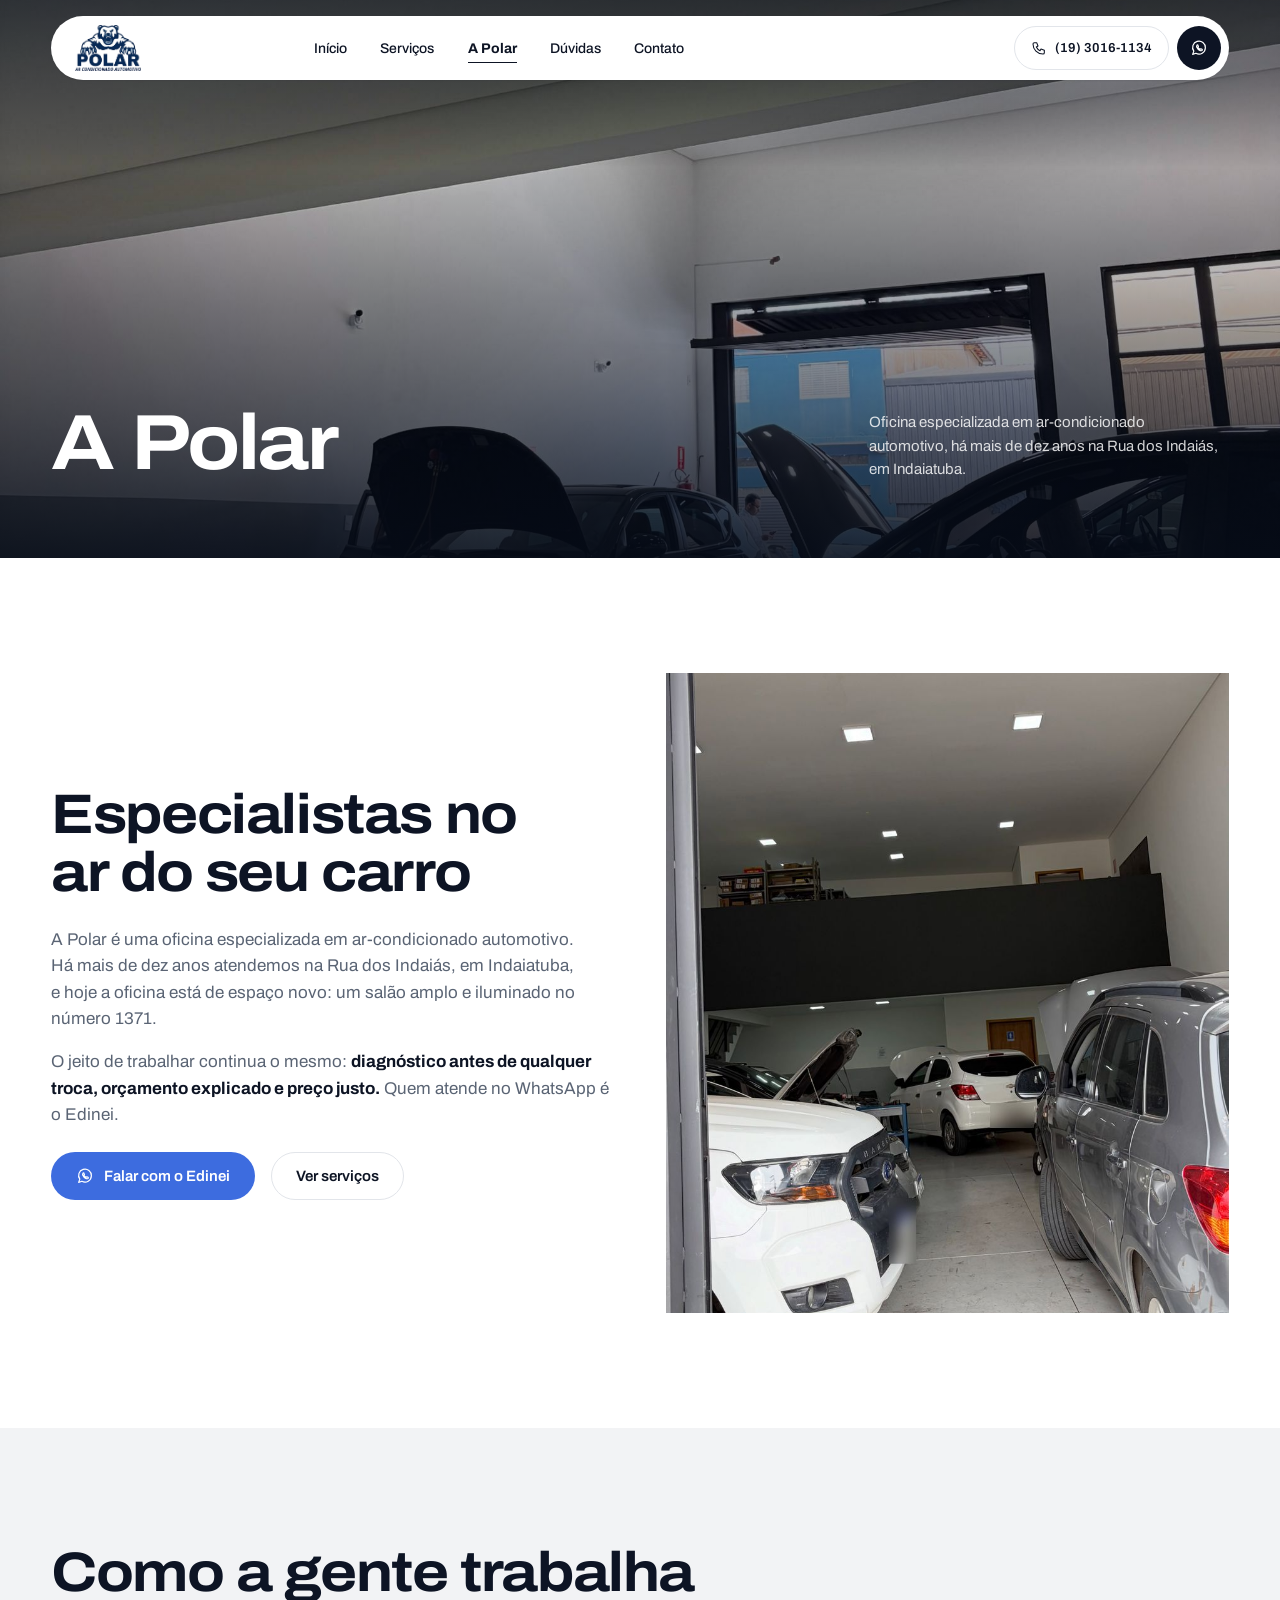
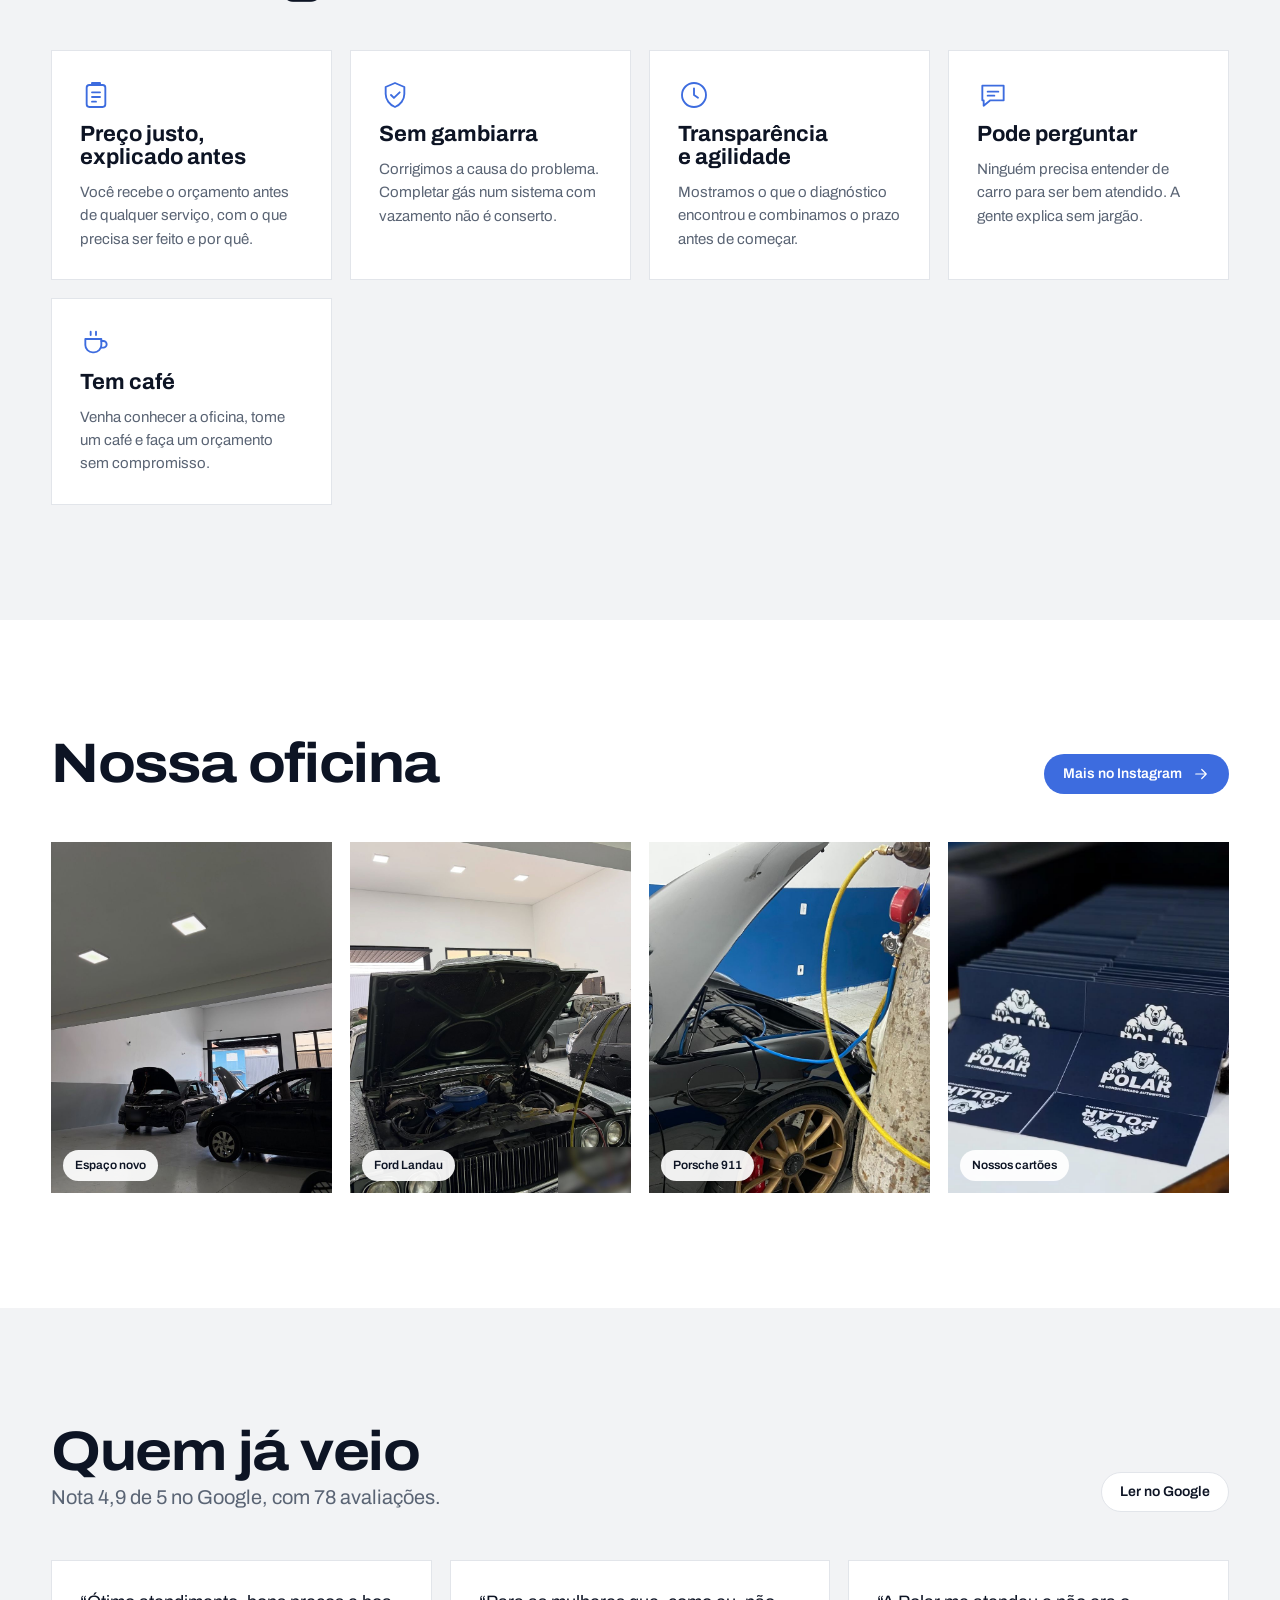
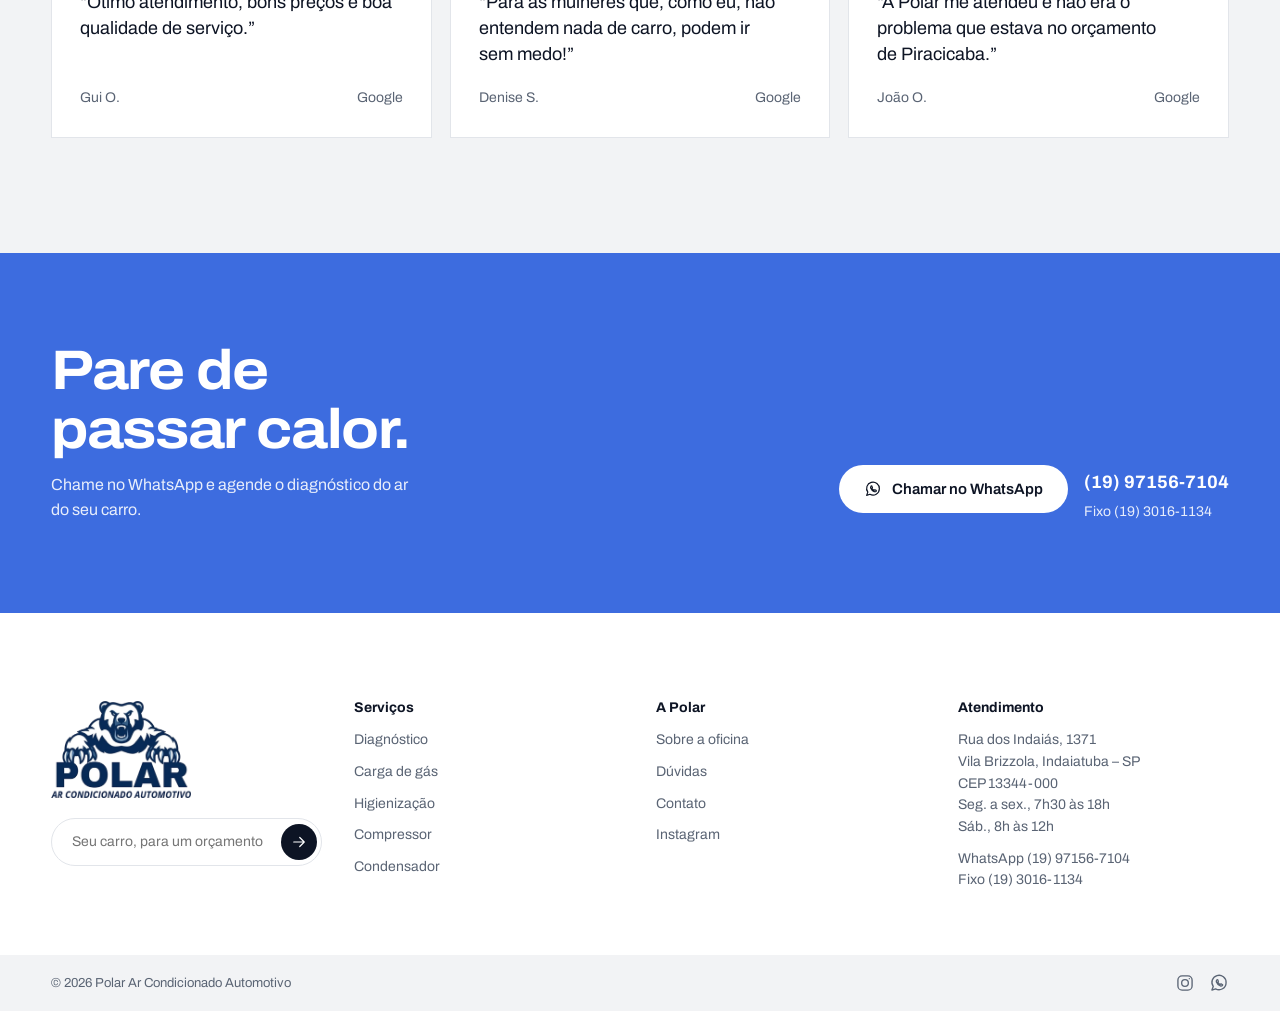
<file: sobre.html>
<!doctype html>
<html lang="pt-BR">
<head>
<meta charset="utf-8">
<meta name="viewport" content="width=device-width, initial-scale=1, viewport-fit=cover">
<title>A Polar | Ar-condicionado automotivo em Indaiatuba</title>
<meta name="description" content="Oficina especializada em ar-condicionado automotivo há mais de dez anos na Rua dos Indaiás, em Indaiatuba. Preço justo, diagnóstico antes de tudo e sem gambiarra.">
<meta name="theme-color" content="#0a1730">
<link rel="icon" type="image/png" href="assets/img/favicon.png">
<link rel="apple-touch-icon" href="assets/img/apple-touch-icon.png">
<meta property="og:type" content="website">
<meta property="og:locale" content="pt_BR">
<meta property="og:site_name" content="Polar Ar Condicionado Automotivo">
<meta property="og:title" content="A Polar | Ar-condicionado automotivo em Indaiatuba">
<meta property="og:description" content="Oficina especializada em ar-condicionado automotivo há mais de dez anos na Rua dos Indaiás, em Indaiatuba. Preço justo, diagnóstico antes de tudo e sem gambiarra.">
<meta property="og:image" content="assets/img/og-polar.jpg">
<link rel="preload" href="assets/fonts/archivo-latin.woff2" as="font" type="font/woff2" crossorigin>
<link rel="preload" href="assets/img/fotos/hero-sobre.jpg" as="image">
<link rel="stylesheet" href="assets/css/style.css">
</head>
<body>
<svg xmlns="http://www.w3.org/2000/svg" style="display:none">
  <symbol id="i-whatsapp" viewBox="0 0 24 24"><path d="M20.5 11.6a8.5 8.5 0 0 1-12.6 7.4L3.5 20.5l1.6-4.3A8.5 8.5 0 1 1 20.5 11.6Z"/><path d="M9.2 8.4c.2-.4.5-.5.9-.5.3 0 .5.3.6.7l.5 1.1c.1.3 0 .6-.2.8l-.5.5c.6 1.2 1.6 2.2 2.8 2.8l.5-.5c.2-.2.5-.3.8-.2l1.1.5c.4.1.7.3.7.6 0 .4-.1.7-.5 1-.6.4-1.4.6-2.2.3a8.6 8.6 0 0 1-4.8-4.8c-.3-.8-.1-1.6.3-2.3Z"/></symbol>
  <symbol id="i-phone" viewBox="0 0 24 24"><path d="M5 4h3.5l2 5L8 10.5a11 11 0 0 0 5.5 5.5L15 13.5l5 2V19a2 2 0 0 1-2 2A15 15 0 0 1 3 6a2 2 0 0 1 2-2Z"/></symbol>
  <symbol id="i-arrow-ur" viewBox="0 0 24 24"><path d="M7 17 17 7M9 7h8v8"/></symbol>
  <symbol id="i-arrow-r" viewBox="0 0 24 24"><path d="M5 12h14M13 6l6 6-6 6"/></symbol>
  <symbol id="i-plus" viewBox="0 0 24 24"><path d="M12 5v14M5 12h14"/></symbol>
  <symbol id="i-menu" viewBox="0 0 24 24"><path d="M4 8h16M4 16h16"/></symbol>
  <symbol id="i-pin" viewBox="0 0 24 24"><path d="M12 21s-7-6.2-7-11.5A7 7 0 0 1 19 9.5C19 14.8 12 21 12 21Z"/><circle cx="12" cy="9.5" r="2.5"/></symbol>
  <symbol id="i-clock" viewBox="0 0 24 24"><circle cx="12" cy="12" r="9"/><path d="M12 7v5l3 2"/></symbol>
  <symbol id="i-instagram" viewBox="0 0 24 24"><rect x="3.5" y="3.5" width="17" height="17" rx="5"/><circle cx="12" cy="12" r="4"/><path d="M17.2 6.8h.01"/></symbol>
  <symbol id="i-star" viewBox="0 0 24 24"><path d="M12 3.5l2.6 5.3 5.9.9-4.3 4.1 1 5.8L12 16.9l-5.2 2.7 1-5.8L3.5 9.7l5.9-.9Z"/></symbol>
  <symbol id="i-clipboard" viewBox="0 0 24 24"><rect x="5" y="4.5" width="14" height="16.5" rx="2"/><path d="M9 4.5V3h6v1.5M9 10h6M9 13.5h6M9 17h3"/></symbol>
  <symbol id="i-gauge" viewBox="0 0 24 24"><path d="M3.5 16a8.5 8.5 0 1 1 17 0"/><path d="M12 16l4.2-5.2"/><circle cx="12" cy="16" r="1.3"/><path d="M6.5 16h1M16.5 16h1M12 8.5v1"/></symbol>
  <symbol id="i-shield" viewBox="0 0 24 24"><path d="M12 3 5 6v5.2c0 4.4 3 8.2 7 9.8 4-1.6 7-5.4 7-9.8V6Z"/><path d="m9 12 2.2 2.2L15.5 10"/></symbol>
  <symbol id="i-bolt" viewBox="0 0 24 24"><path d="M13 2.5 4.5 14H11l-1 7.5L18.5 10H12Z"/></symbol>
  <symbol id="i-chat" viewBox="0 0 24 24"><path d="M4 5h16v11H10l-5 4v-4H4Z"/><path d="M8 9.5h8M8 12.5h5"/></symbol>
  <symbol id="i-coffee" viewBox="0 0 24 24"><path d="M4 9h12v4.5A5.5 5.5 0 0 1 10.5 19h-1A5.5 5.5 0 0 1 4 13.5Z"/><path d="M16 10.5h1.5a2.5 2.5 0 0 1 0 5H16M8 3.5v2.5M12 3.5v2.5"/></symbol>
  <symbol id="i-temp" viewBox="0 0 24 24"><path d="M14 14.6V5a2 2 0 0 0-4 0v9.6a4 4 0 1 0 4 0Z"/><path d="M12 9v7.5"/></symbol>
  <symbol id="i-wind" viewBox="0 0 24 24"><path d="M3 8.5h10.5A2.5 2.5 0 1 0 11 6M3 12.5h15a3 3 0 1 1-3 3M3 16.5h6"/></symbol>
  <symbol id="i-sound" viewBox="0 0 24 24"><path d="M4 9.5v5h3.5L12 19V5L7.5 9.5Z"/><path d="M15.5 9a4.5 4.5 0 0 1 0 6M18.5 6.5a8 8 0 0 1 0 11"/></symbol>
  <symbol id="i-fan" viewBox="0 0 24 24"><circle cx="12" cy="12" r="1.8"/><path d="M12 10.2C10 6 11 3.5 13.5 3.5s3 3.5-1.5 6.7ZM13.8 12c4.2-2 6.7-1 6.7 1.5s-3.5 3-6.7-1.5ZM12 13.8c2 4.2 1 6.7-1.5 6.7s-3-3.5 1.5-6.7ZM10.2 12C6 14 3.5 13 3.5 10.5S7 7.5 10.2 12Z"/></symbol>
  <symbol id="i-drop" viewBox="0 0 24 24"><path d="M12 3.5s6 6.4 6 10.9a6 6 0 0 1-12 0C6 9.9 12 3.5 12 3.5Z"/></symbol>
  <symbol id="i-power" viewBox="0 0 24 24"><path d="M12 3.5V11M6.6 7.2a7.5 7.5 0 1 0 10.8 0"/></symbol>
</svg>
<a class="skip" href="#conteudo">Pular para o conteúdo</a>

<header class="nav-float">
  <div class="wrap">
    <nav class="nav-pill" aria-label="Principal">
      <a class="brand" href="index.html"><img src="assets/img/logo-polar.png" width="604" height="421" alt="Polar Ar Condicionado Automotivo, página inicial"></a>
      <ul class="nav-links" id="menu">
        <li><a href="index.html">Início</a></li>
        <li><a href="servicos.html">Serviços</a></li>
        <li><a href="sobre.html" aria-current="page">A Polar</a></li>
        <li><a href="duvidas.html">Dúvidas</a></li>
        <li><a href="contato.html">Contato</a></li>
      </ul>
      <div class="nav-actions">
        <a class="nav-phone" href="tel:+551930161134"><svg class="icon" aria-hidden="true"><use href="#i-phone"/></svg>(19) 3016-1134</a>
        <a class="round round-dark" href="https://wa.me/5519971567104?text=Ol%C3%A1%2C%20Polar!%20Gostaria%20de%20um%20or%C3%A7amento." target="_blank" rel="noopener" aria-label="WhatsApp (19) 97156-7104"><svg class="icon" aria-hidden="true"><use href="#i-whatsapp"/></svg></a>
        <button class="round round-dark nav-toggle" type="button" aria-expanded="false" aria-controls="menu" aria-label="Abrir menu"><svg class="icon" aria-hidden="true"><use href="#i-menu"/></svg></button>
      </div>
    </nav>
  </div>
</header>

<main id="conteudo">

  <section class="hero hero-page" aria-labelledby="titulo">
    <picture class="hero-media"><img src="assets/img/fotos/hero-sobre.jpg" width="2000" height="1125" alt=""></picture>
    <div class="wrap hero-grid">
      <h1 id="titulo">A Polar</h1>
      <div class="hero-side">
        <p>Oficina especializada em ar-condicionado automotivo, há mais de dez anos na Rua dos Indaiás, em Indaiatuba.</p>
      </div>
    </div>
  </section>

  <section class="section" aria-labelledby="s-historia">
    <div class="wrap split">
      <div>
        <h2 class="section-title" id="s-historia">Especialistas no ar do seu carro</h2>
        <div class="prose gap-top">
          <p>A Polar é uma oficina especializada em ar-condicionado automotivo. Há mais de dez anos atendemos na Rua dos Indaiás, em Indaiatuba, e hoje a oficina está de espaço novo: um salão amplo e iluminado no número 1371.</p>
          <p>O jeito de trabalhar continua o mesmo: <strong>diagnóstico antes de qualquer troca, orçamento explicado e preço justo.</strong> Quem atende no WhatsApp é o Edinei.</p>
        </div>
        <div class="actions gap-top">
          <a class="btn" href="https://wa.me/5519971567104?text=Ol%C3%A1%2C%20Polar!%20Gostaria%20de%20um%20or%C3%A7amento." target="_blank" rel="noopener"><svg class="icon" aria-hidden="true"><use href="#i-whatsapp"/></svg>Falar com o Edinei</a>
          <a class="btn btn-outline" href="servicos.html">Ver serviços</a>
        </div>
      </div>
      <img src="assets/img/fotos/galeria-oficina-3.jpg" width="900" height="1125" alt="Carros em atendimento no salão novo da Polar" loading="lazy">
    </div>
  </section>

  <section class="section section-surface" aria-labelledby="s-jeito">
    <div class="wrap">
      <div class="section-head">
        <h2 class="section-title" id="s-jeito">Como a gente trabalha</h2>
      </div>
      <div class="principles">
        <article class="principle"><svg class="icon" aria-hidden="true"><use href="#i-clipboard"/></svg><h3>Preço justo, explicado antes</h3><p>Você recebe o orçamento antes de qualquer serviço, com o que precisa ser feito e por quê.</p></article>
        <article class="principle"><svg class="icon" aria-hidden="true"><use href="#i-shield"/></svg><h3>Sem gambiarra</h3><p>Corrigimos a causa do problema. Completar gás num sistema com vazamento não é conserto.</p></article>
        <article class="principle"><svg class="icon" aria-hidden="true"><use href="#i-clock"/></svg><h3>Transparência e agilidade</h3><p>Mostramos o que o diagnóstico encontrou e combinamos o prazo antes de começar.</p></article>
        <article class="principle"><svg class="icon" aria-hidden="true"><use href="#i-chat"/></svg><h3>Pode perguntar</h3><p>Ninguém precisa entender de carro para ser bem atendido. A gente explica sem jargão.</p></article>
        <article class="principle"><svg class="icon" aria-hidden="true"><use href="#i-coffee"/></svg><h3>Tem café</h3><p>Venha conhecer a oficina, tome um café e faça um orçamento sem compromisso.</p></article>
      </div>
    </div>
  </section>

  <section class="section" aria-labelledby="s-oficina">
    <div class="wrap">
      <div class="section-head">
        <h2 class="section-title" id="s-oficina">Nossa oficina</h2>
        <a class="btn btn-small" href="https://www.instagram.com/oficinapolar_indaiatuba/" target="_blank" rel="noopener">Mais no Instagram<svg class="icon" aria-hidden="true"><use href="#i-arrow-r"/></svg></a>
      </div>
      <div class="gallery">
        <figure><img src="assets/img/fotos/galeria-oficina-2.jpg" width="900" height="1125" alt="Salão novo da oficina com carros em atendimento" loading="lazy"><figcaption>Espaço novo</figcaption></figure>
        <figure><img src="assets/img/fotos/galeria-landau.jpg" width="900" height="1125" alt="Ford Landau com o capô aberto e o manômetro conectado" loading="lazy"><figcaption>Ford Landau</figcaption></figure>
        <figure><img src="assets/img/fotos/servico-carga-de-gas.jpg" width="800" height="1000" alt="Porsche com as mangueiras do manômetro conectadas" loading="lazy"><figcaption>Porsche 911</figcaption></figure>
        <figure><img src="assets/img/fotos/cartoes.jpg" width="1080" height="1080" alt="Cartões de visita azuis da Polar" loading="lazy"><figcaption>Nossos cartões</figcaption></figure>
      </div>
    </div>
  </section>

  <section class="section section-surface" aria-labelledby="s-avaliacoes">
    <div class="wrap">
      <div class="section-head">
        <div>
          <h2 class="section-title" id="s-avaliacoes">Quem já veio</h2>
          <p class="section-lead">Nota 4,9 de 5 no Google, com 78 avaliações.</p>
        </div>
        <a class="btn btn-outline btn-small" href="https://www.google.com/maps?cid=8822107907906113276" target="_blank" rel="noopener">Ler no Google</a>
      </div>
      <div class="reviews">
        <blockquote class="review"><p>“Ótimo atendimento, bons preços e boa qualidade de serviço.”</p><footer><span>Gui O.</span><span>Google</span></footer></blockquote>
        <blockquote class="review"><p>“Para as mulheres que, como eu, não entendem nada de carro, podem ir sem medo!”</p><footer><span>Denise S.</span><span>Google</span></footer></blockquote>
        <blockquote class="review"><p>“A Polar me atendeu e não era o problema que estava no orçamento de Piracicaba.”</p><footer><span>João O.</span><span>Google</span></footer></blockquote>
      </div>
    </div>
  </section>

  <section class="cta" aria-labelledby="s-cta">
    <div class="wrap cta-grid">
      <div>
        <h2 id="s-cta">Pare de passar calor.</h2>
        <p>Chame no WhatsApp e agende o diagnóstico do ar do seu carro.</p>
      </div>
      <div class="actions">
        <a class="btn btn-light" href="https://wa.me/5519971567104?text=Ol%C3%A1%2C%20Polar!%20Gostaria%20de%20agendar%20um%20diagn%C3%B3stico." target="_blank" rel="noopener"><svg class="icon" aria-hidden="true"><use href="#i-whatsapp"/></svg>Chamar no WhatsApp</a>
        <p class="phones"><strong>(19) 97156-7104</strong>Fixo (19) 3016-1134</p>
      </div>
    </div>
  </section>


</main>

<footer class="site-footer">
  <div class="wrap footer-grid">
    <div class="footer-brand">
      <img src="assets/img/logo-polar.png" width="604" height="421" alt="Polar Ar Condicionado Automotivo" loading="lazy">
      <form class="footer-quote" data-quote-form>
        <label class="visually-hidden" for="f-carro">Seu carro</label>
        <input id="f-carro" name="carro" type="text" placeholder="Seu carro, para um orçamento">
        <button class="round round-dark" type="submit" aria-label="Pedir orçamento no WhatsApp"><svg class="icon" aria-hidden="true"><use href="#i-arrow-r"/></svg></button>
      </form>
    </div>
    <div class="footer-col">
      <h2>Serviços</h2>
      <ul>
        <li><a href="servicos.html#diagnostico">Diagnóstico</a></li>
        <li><a href="servicos.html#carga-de-gas">Carga de gás</a></li>
        <li><a href="servicos.html#higienizacao">Higienização</a></li>
        <li><a href="servicos.html#compressor">Compressor</a></li>
        <li><a href="servicos.html#condensador">Condensador</a></li>
      </ul>
    </div>
    <div class="footer-col">
      <h2>A Polar</h2>
      <ul>
        <li><a href="sobre.html">Sobre a oficina</a></li>
        <li><a href="duvidas.html">Dúvidas</a></li>
        <li><a href="contato.html">Contato</a></li>
        <li><a href="https://www.instagram.com/oficinapolar_indaiatuba/" target="_blank" rel="noopener">Instagram</a></li>
      </ul>
    </div>
    <div class="footer-col">
      <h2>Atendimento</h2>
      <address>Rua dos Indaiás, 1371<br>Vila Brizzola, Indaiatuba – SP<br>CEP 13344-000</address>
      <p>Seg. a sex., 7h30 às 18h<br>Sáb., 8h às 12h</p>
      <p>WhatsApp (19) 97156-7104<br>Fixo (19) 3016-1134</p>
    </div>
  </div>
  <div class="footer-base">
    <div class="wrap">
      <p>© <span data-year>2026</span> Polar Ar Condicionado Automotivo</p>
      <div class="socials">
        <a href="https://www.instagram.com/oficinapolar_indaiatuba/" target="_blank" rel="noopener" aria-label="Instagram"><svg class="icon" aria-hidden="true"><use href="#i-instagram"/></svg></a>
        <a href="https://wa.me/5519971567104" target="_blank" rel="noopener" aria-label="WhatsApp"><svg class="icon" aria-hidden="true"><use href="#i-whatsapp"/></svg></a>
      </div>
    </div>
  </div>
</footer>

<script src="assets/js/main.js" defer></script>
</body>
</html>
</file>
<file: assets/css/style.css>
/* ==========================================================================
   Polar Ar Condicionado Automotivo
   Visual: menu flutuante em pílula sobre fotos escuras, títulos largos e
   pesados, cards altos de foto, seções cinza-claro e faixas azul-noite.
   ========================================================================== */

/* Archivo (SIL Open Font License), hospedada junto com o site.
   Fonte variável: peso 100–900 e largura 62–125%. */
@font-face {
  font-family: "Archivo";
  font-style: normal;
  font-weight: 100 900;
  font-stretch: 62% 125%;
  font-display: swap;
  src: url("../fonts/archivo-latin.woff2") format("woff2");
  unicode-range: U+0000-00FF, U+0131, U+0152-0153, U+02BB-02BC, U+02C6, U+02DA, U+02DC, U+0304, U+0308, U+0329, U+2000-206F, U+20AC, U+2122, U+2191, U+2193, U+2212, U+2215, U+FEFF, U+FFFD;
}

:root {
  --bg: #ffffff;
  --surface: #f2f3f5;     /* seções cinza-claro */
  --ink: #0d1424;         /* texto */
  --muted: #5a6474;       /* texto secundário */
  --line: #e2e5ea;        /* bordas */
  --night: #0a1730;       /* faixas escuras (azul-noite) */
  --night-2: #13254a;     /* célula destacada na faixa escura */
  --brand: #0b2a55;       /* azul do logo */
  --accent: #3d6cdf;      /* botões */
  --accent-hover: #2f5cc9;
  --accent-soft: #dbe5fb; /* card destacado */
  --on-dark: #ffffff;
  --on-dark-muted: #b2bdd0;

  --font: "Archivo", "Helvetica Neue", Helvetica, Arial, sans-serif;
  --margin: clamp(16px, 4vw, 64px);
  --maxw: 1360px;
  --gap: clamp(12px, 1.4vw, 20px);
  --section: clamp(72px, 9vw, 128px);
  --radius: 6px;

  --t-small: 0.8125rem;
  --t-body: 1rem;
  --t-lead: clamp(1.0625rem, 0.4vw + 0.95rem, 1.25rem);
  --t-h3: clamp(1.125rem, 0.5vw + 1rem, 1.375rem);
  --t-h2: clamp(2rem, 3.6vw + 0.6rem, 3.75rem);
  --t-hero: clamp(2.75rem, 6.4vw + 0.5rem, 6.25rem);

  color-scheme: light;
}

/* ---------- base ---------- */

*, *::before, *::after { box-sizing: border-box; }
html { -webkit-text-size-adjust: 100%; text-size-adjust: 100%; scroll-behavior: smooth; }

body {
  margin: 0;
  background: var(--bg);
  color: var(--ink);
  font-family: var(--font);
  font-size: var(--t-body);
  line-height: 1.55;
  -webkit-font-smoothing: antialiased;
}

img, svg, video { display: block; max-width: 100%; }
img { height: auto; }
h1, h2, h3, p, ul, ol, dl, dd, figure, blockquote { margin: 0; }
ul, ol { padding: 0; list-style: none; }
h1, h2, h3 { text-wrap: balance; line-height: 1.05; }
p { text-wrap: pretty; }
a { color: inherit; }
button, input, select, textarea { font: inherit; color: inherit; }

:focus-visible { outline: 3px solid var(--accent); outline-offset: 3px; }

.icon { width: 20px; height: 20px; flex: none; fill: none; stroke: currentColor; stroke-width: 1.6; stroke-linecap: round; stroke-linejoin: round; }
.icon-fill { fill: currentColor; stroke: none; }

.skip {
  position: absolute; left: 16px; top: -100px; z-index: 100;
  padding: 12px 18px; border-radius: 999px;
  background: var(--ink); color: #fff; font-weight: 600; text-decoration: none;
}
.skip:focus { top: 16px; }

.visually-hidden {
  position: absolute !important; width: 1px; height: 1px;
  overflow: hidden; clip: rect(0 0 0 0); white-space: nowrap;
}

.wrap { width: 100%; max-width: var(--maxw); margin-inline: auto; padding-inline: var(--margin); }

.section { padding-block: var(--section); }
.section-surface { background: var(--surface); }
.section-head {
  display: flex; flex-wrap: wrap; align-items: end; justify-content: space-between;
  gap: 16px 32px; margin-bottom: clamp(28px, 4vw, 48px);
}
.section-title {
  font-size: var(--t-h2); font-weight: 700; font-stretch: 112%; letter-spacing: -0.025em;
}
.section-lead { max-width: 46ch; color: var(--muted); font-size: var(--t-lead); line-height: 1.5; }

/* ---------- botões ---------- */

.btn {
  display: inline-flex; align-items: center; justify-content: center; gap: 10px;
  min-height: 48px; padding: 12px 24px;
  border: 1px solid transparent; border-radius: 999px;
  background: var(--accent); color: #fff;
  font-size: 0.9375rem; font-weight: 600; line-height: 1.1; text-decoration: none;
  cursor: pointer; transition: background-color .15s, color .15s, border-color .15s;
}
.btn:hover { background: var(--accent-hover); }
.btn-small { min-height: 40px; padding: 8px 18px; font-size: 0.875rem; }
.btn-outline { background: #fff; color: var(--ink); border-color: var(--line); }
.btn-outline:hover { background: var(--ink); color: #fff; border-color: var(--ink); }
.btn-light { background: #fff; color: var(--ink); }
.btn-light:hover { background: var(--accent-soft); }
.btn-ghost-light { background: transparent; color: #fff; border-color: rgba(255,255,255,.45); }
.btn-ghost-light:hover { background: #fff; color: var(--ink); }
.btn .icon { width: 18px; height: 18px; }

.round {
  display: inline-grid; place-items: center; flex: none;
  width: 44px; height: 44px; border-radius: 50%;
  background: #fff; color: var(--ink); text-decoration: none;
  transition: background-color .15s, color .15s, transform .15s;
}
.round .icon { width: 18px; height: 18px; }
.round-dark { background: var(--ink); color: #fff; }
.round-accent { background: var(--accent); color: #fff; }

.link {
  display: inline-flex; align-items: center; gap: 8px;
  font-weight: 600; text-decoration: underline; text-decoration-thickness: 1px; text-underline-offset: 4px;
}

/* ---------- menu flutuante ---------- */

.nav-float {
  position: fixed; z-index: 50;
  top: calc(env(safe-area-inset-top, 0px) + 16px);
  left: 0; right: 0;
  pointer-events: none;
}
.nav-pill {
  pointer-events: auto;
  position: relative;
  display: flex; align-items: center; gap: 16px;
  min-height: 64px; padding: 8px 8px 8px 24px;
  background: #fff; border-radius: 999px;
  box-shadow: 0 1px 2px rgba(13, 20, 36, .06);
  transition: box-shadow .2s;
}
.is-scrolled .nav-pill { box-shadow: 0 10px 30px rgba(13, 20, 36, .14); }

.brand { display: block; flex: none; }
.brand img { width: auto; height: 46px; }

.nav-links { display: flex; gap: clamp(20px, 2.6vw, 40px); margin-inline: auto; }
.nav-links a {
  font-size: 0.875rem; font-weight: 500; text-decoration: none;
  padding-block: 6px; border-bottom: 1px solid transparent;
}
.nav-links a:hover { border-bottom-color: var(--line); }
.nav-links a[aria-current="page"] { font-weight: 700; border-bottom-color: var(--ink); }

.nav-actions { display: flex; align-items: center; gap: 8px; flex: none; margin-left: auto; }
.nav-phone {
  display: inline-flex; align-items: center; gap: 8px;
  min-height: 44px; padding: 8px 16px;
  border: 1px solid var(--line); border-radius: 999px;
  font-size: 0.8125rem; font-weight: 600; font-variant-numeric: tabular-nums; text-decoration: none;
}
.nav-phone:hover { border-color: var(--ink); }
.nav-phone .icon { width: 16px; height: 16px; }

.nav-toggle { display: none; border: 0; cursor: pointer; }

@media (max-width: 979px) {
  .nav-pill { padding-left: 18px; gap: 10px; min-height: 60px; }
  .brand img { height: 40px; }
  .nav-phone { display: none; }
  .nav-toggle { display: inline-grid; }
  .nav-links {
    display: none;
    position: absolute; left: 0; right: 0; top: calc(100% + 8px);
    flex-direction: column; gap: 0;
    padding: 8px 20px 16px;
    background: #fff; border-radius: 24px;
    box-shadow: 0 16px 40px rgba(13, 20, 36, .18);
  }
  .nav-links.is-open { display: flex; }
  .nav-links a { font-size: 1.25rem; font-weight: 600; padding-block: 14px; border-bottom: 1px solid var(--line); }
  .nav-links li:last-child a { border-bottom: 0; }
  .nav-links a[aria-current="page"] { border-bottom-color: var(--line); color: var(--accent); }
}

/* ---------- herói ---------- */

.hero {
  position: relative; isolation: isolate;
  display: flex; align-items: flex-end;
  min-height: clamp(620px, 92vh, 880px);
  padding-block: 140px clamp(96px, 10vw, 128px);
  color: var(--on-dark);
  background: var(--night);
}
.hero-media, .hero-media img {
  position: absolute; inset: 0; width: 100%; height: 100%; object-fit: cover; z-index: -2;
}
.hero::after {
  content: ""; position: absolute; inset: 0; z-index: -1;
  background:
    linear-gradient(180deg, rgba(6, 12, 24, .55) 0%, rgba(6, 12, 24, 0) 30%),
    linear-gradient(0deg, rgba(6, 12, 24, .88) 0%, rgba(6, 12, 24, .35) 45%, rgba(6, 12, 24, 0) 70%);
}
.hero-grid {
  display: grid; gap: 24px 48px; align-items: end;
}
.hero h1 {
  font-size: var(--t-hero); font-weight: 700; font-stretch: 112%;
  letter-spacing: -0.03em; line-height: 0.98; max-width: 13ch;
}
.hero-side { display: grid; gap: 16px; max-width: 40ch; }
.hero-side p { color: rgba(255,255,255,.82); font-size: 0.9375rem; line-height: 1.55; }
.hero-meta { display: flex; flex-wrap: wrap; gap: 8px 16px; font-size: 0.8125rem; color: rgba(255,255,255,.82); }
.hero-meta span { display: inline-flex; align-items: center; gap: 6px; }
.hero-meta .icon { width: 16px; height: 16px; }
@media (min-width: 900px) {
  .hero-grid { grid-template-columns: minmax(0, 1.4fr) minmax(0, 1fr); }
  .hero-side { justify-self: end; }
}

.status-dot { width: 8px; height: 8px; border-radius: 50%; background: #8a94a6; }
[data-state="open"] .status-dot { background: #4ade80; box-shadow: 0 0 0 4px rgba(74, 222, 128, .2); }

/* página interna: herói mais baixo */
.hero-page { min-height: clamp(440px, 62vh, 600px); padding-bottom: clamp(48px, 6vw, 80px); }
.hero-page h1 { font-size: clamp(2.5rem, 5.6vw + 0.4rem, 5.25rem); max-width: 14ch; }

/* ---------- barra de agendamento ---------- */

.quick { position: relative; z-index: 5; margin-top: -64px; }
.quick-card { max-width: 1080px; margin-inline: auto; }
.quick-tabs { display: flex; gap: 0; margin-left: clamp(0px, 14vw, 180px); }
@media (max-width: 859px) {
  .quick { margin-top: -40px; }
  .quick-tabs { margin-left: 0; }
  .quick-tab { flex: 1 1 0; padding-inline: 8px; }
}
.quick-tab {
  min-height: 44px; padding: 10px 22px;
  border: 0; background: #d9dce2; color: var(--ink);
  font-size: 0.8125rem; font-weight: 500; cursor: pointer;
}
.quick-tab:nth-child(even) { background: #c9cdd5; }
.quick-tab[aria-pressed="true"] { background: #fff; font-weight: 700; }
.quick-form {
  display: grid; grid-template-columns: 1fr;
  background: #fff;
  box-shadow: 0 18px 40px rgba(13, 20, 36, .12);
}
.quick-field { display: grid; gap: 2px; padding: 14px 22px; border-bottom: 1px solid var(--line); min-width: 0; }
.quick-field label { font-size: 0.75rem; color: var(--muted); }
.quick-field input, .quick-field select {
  width: 100%; min-width: 0; padding: 4px 0; border: 0; background: transparent;
  font-size: 0.875rem; font-weight: 600; outline: none;
}
.quick-field:focus-within { box-shadow: inset 0 -2px 0 var(--accent); }
.quick-submit {
  display: flex; align-items: center; justify-content: center; gap: 10px;
  min-height: 64px; padding: 14px 28px;
  border: 0; background: var(--accent); color: #fff;
  font-size: 0.9375rem; font-weight: 600; cursor: pointer;
}
.quick-submit:hover { background: var(--accent-hover); }
@media (min-width: 860px) {
  .quick-form { grid-template-columns: 1.1fr 1.2fr 0.9fr 0.8fr auto; }
  .quick-field { border-bottom: 0; border-right: 1px solid var(--line); }
  .quick-field:nth-child(4) { border-right: 0; }
}

/* ---------- cards altos de serviço ---------- */

.tiles { display: grid; grid-template-columns: repeat(auto-fit, minmax(min(100%, 240px), 1fr)); gap: var(--gap); }
@media (max-width: 639px) {
  .tiles { grid-template-columns: repeat(2, minmax(0, 1fr)); }
  .tile { padding: 14px; aspect-ratio: 3 / 4; }
  .tile-title { font-size: 1.25rem; }
  .tile-text { display: none; }
  .tile .round { width: 36px; height: 36px; }
}
.tile {
  position: relative; isolation: isolate; overflow: hidden;
  display: flex; flex-direction: column; justify-content: space-between;
  aspect-ratio: 4 / 5; max-width: 100%;
  padding: 20px; color: #fff; text-decoration: none; background: var(--night);
}
.tile img {
  position: absolute; inset: 0; width: 100%; height: 100%; object-fit: cover; z-index: -2;
  transition: transform .5s ease;
}
.tile::after {
  content: ""; position: absolute; inset: 0; z-index: -1;
  background: linear-gradient(180deg, rgba(6,12,24,.62) 0%, rgba(6,12,24,0) 42%, rgba(6,12,24,0) 70%, rgba(6,12,24,.35) 100%);
}
.tile-title { font-size: clamp(1.5rem, 1.4vw + 1rem, 2rem); font-weight: 400; font-stretch: 108%; line-height: 1.02; letter-spacing: -0.02em; }
.tile-text { font-size: 0.875rem; color: rgba(255,255,255,.88); max-width: 22ch; margin-top: 8px; }
.tile .round { align-self: flex-end; }
.tile:hover img { transform: scale(1.04); }
.tile:hover .round { background: var(--accent); color: #fff; }
.tile:first-child .round { background: var(--accent); color: #fff; }

/* ---------- cards de carros ---------- */

.cars { display: grid; grid-template-columns: repeat(auto-fit, minmax(min(100%, 240px), 1fr)); gap: 0; border: 1px solid var(--line); background: #fff; }
.car {
  display: flex; flex-direction: column; gap: 18px;
  padding: 20px; min-width: 0;
  border-right: 1px solid var(--line); border-bottom: 1px solid var(--line);
  background: #fff;
}
.car-featured { background: var(--accent-soft); }
@media (max-width: 699px) {
  .cars {
    grid-template-columns: none; grid-auto-flow: column; grid-auto-columns: 80%;
    overflow-x: auto; scroll-snap-type: x mandatory; overscroll-behavior-x: contain;
    border: 0; background: transparent; gap: 12px; padding-bottom: 8px;
  }
  .car { scroll-snap-align: start; border: 1px solid var(--line); }
}
.car h3 { font-size: var(--t-h3); font-weight: 600; line-height: 1.15; min-height: 2.3em; }
.car img { width: 100%; aspect-ratio: 4 / 3; object-fit: cover; border-radius: 4px; }
.car-foot { display: flex; align-items: center; justify-content: space-between; gap: 12px; margin-top: auto; }
.car-tag { font-size: 0.875rem; color: var(--muted); }
.car-featured .car-tag { color: var(--ink); }

/* ---------- faixa escura de diferenciais ---------- */

.perks { background: var(--night); color: var(--on-dark); }
.perks-grid { display: grid; grid-template-columns: repeat(auto-fit, minmax(min(100%, 230px), 1fr)); }
.perk { display: flex; align-items: center; gap: 18px; padding: clamp(24px, 3vw, 40px) clamp(16px, 2.4vw, 32px); }
.perk:nth-child(3) { background: var(--night-2); }
.perk .icon { width: 40px; height: 40px; stroke-width: 1.2; }
.perk p { font-size: 0.875rem; line-height: 1.35; color: rgba(255,255,255,.9); max-width: 18ch; }

/* ---------- banner promocional ---------- */

.promo {
  position: relative; isolation: isolate; overflow: hidden;
  background: #05080f; color: var(--on-dark);
  padding-block: clamp(72px, 9vw, 120px);
}
.promo-media { position: absolute; inset: 0; z-index: -2; }
.promo-media img { width: 100%; height: 100%; object-fit: cover; object-position: 70% 50%; }
.promo::after {
  content: ""; position: absolute; inset: 0; z-index: -1;
  background: linear-gradient(90deg, rgba(5,8,15,.92) 0%, rgba(5,8,15,.65) 40%, rgba(5,8,15,.1) 75%);
}
.promo-grid { display: grid; gap: 32px; align-items: start; }
.promo h2 { font-size: var(--t-h2); font-weight: 700; font-stretch: 112%; letter-spacing: -0.025em; max-width: 12ch; }
.promo p { color: rgba(255,255,255,.8); max-width: 44ch; margin-top: 18px; }
.promo .btn { margin-top: 28px; }
.badge {
  display: grid; gap: 6px; align-content: start;
  width: min(100%, 280px); padding: 24px 28px;
  background: var(--accent); color: #fff;
}
.badge-number { font-size: clamp(3rem, 4vw + 1rem, 4.25rem); font-weight: 700; font-stretch: 112%; line-height: 1; letter-spacing: -0.03em; }
.badge p { margin: 0; color: #fff; font-size: 1.125rem; line-height: 1.25; max-width: 16ch; }
@media (min-width: 900px) {
  .promo-grid { grid-template-columns: minmax(0, 1fr) auto; }
}

/* ---------- vídeo + passos ---------- */

.how { display: grid; gap: clamp(32px, 5vw, 72px); align-items: center; }
.how-media { position: relative; max-width: 460px; width: 100%; }
.how-media video, .how-media img { width: 100%; aspect-ratio: 3 / 4; object-fit: cover; border-radius: var(--radius); background: var(--night); }
.how-media figcaption { margin-top: 10px; font-size: var(--t-small); color: var(--muted); }
@media (min-width: 900px) { .how { grid-template-columns: minmax(0, 5fr) minmax(0, 7fr); } }

.steps { display: grid; gap: 0; counter-reset: step; margin-top: 32px; border-top: 1px solid var(--line); }
.steps li {
  counter-increment: step;
  display: grid; grid-template-columns: 56px minmax(0, 1fr); gap: 4px 16px;
  padding-block: 20px; border-bottom: 1px solid var(--line);
}
.steps li::before {
  content: counter(step, decimal-leading-zero);
  grid-row: span 2;
  font-size: 1.5rem; font-weight: 700; font-stretch: 112%; color: var(--accent); line-height: 1.1;
}
.steps h3 { font-size: var(--t-h3); font-weight: 600; }
.steps p { color: var(--muted); }

/* ---------- avaliações ---------- */

.reviews { display: grid; grid-template-columns: repeat(auto-fit, minmax(min(100%, 260px), 1fr)); gap: var(--gap); }
.review { display: flex; flex-direction: column; gap: 20px; padding: 28px; background: #fff; border: 1px solid var(--line); }
.review p { font-size: 1.125rem; line-height: 1.45; }
.review footer { margin-top: auto; display: flex; align-items: center; justify-content: space-between; gap: 12px; font-size: 0.875rem; color: var(--muted); }
.stars { display: inline-flex; gap: 2px; color: #f5b301; }
.stars .icon { width: 16px; height: 16px; }

/* ---------- visita ---------- */

.visit { display: grid; gap: var(--gap); }
.visit-card { display: grid; gap: 24px; align-content: start; padding: clamp(24px, 3vw, 40px); background: var(--night); color: var(--on-dark); }
.visit-card h2 { font-size: clamp(1.75rem, 2vw + 1rem, 2.5rem); font-weight: 700; font-stretch: 112%; letter-spacing: -0.02em; }
.visit-card .muted-dark { color: var(--on-dark-muted); }
.visit-photos { display: grid; gap: var(--gap); grid-template-columns: 1fr 1fr; }
.visit-photos figure { position: relative; overflow: hidden; min-height: 180px; }
.visit-photos figure:first-child { grid-column: 1 / -1; min-height: 240px; }
.visit-photos img { position: absolute; inset: 0; width: 100%; height: 100%; object-fit: cover; }
.visit-photos figcaption {
  position: absolute; left: 12px; bottom: 12px;
  padding: 6px 12px; border-radius: 999px;
  background: rgba(255,255,255,.92); color: var(--ink); font-size: 0.75rem; font-weight: 600;
}
@media (min-width: 1024px) { .visit-photos { grid-template-rows: 1.35fr 1fr; } }
@media (min-width: 1024px) { .visit { grid-template-columns: minmax(0, 5fr) minmax(0, 7fr); } }

.info-list { display: grid; gap: 16px; }
.info-list > div { display: grid; grid-template-columns: 24px minmax(0, 1fr); gap: 2px 12px; }
.info-list .icon { grid-row: span 2; width: 20px; height: 20px; margin-top: 2px; color: var(--on-dark-muted); }
.info-list dt { font-size: 0.75rem; color: var(--on-dark-muted); }
.info-list dd { font-weight: 600; font-variant-numeric: tabular-nums; overflow-wrap: anywhere; }
.info-list dd a { text-decoration: none; }
.info-list dd a:hover { text-decoration: underline; }

.hours { width: 100%; border-collapse: collapse; font-variant-numeric: tabular-nums; font-size: 0.875rem; }
.hours th, .hours td { padding: 8px 0; text-align: left; border-bottom: 1px solid rgba(255,255,255,.14); font-weight: 500; }
.hours td { text-align: right; }
.hours tr.is-today th, .hours tr.is-today td { font-weight: 700; color: #fff; }
.hours-light th, .hours-light td { border-bottom-color: var(--line); }
.hours-light tr.is-today th, .hours-light tr.is-today td { color: var(--ink); }

.status { display: inline-flex; align-items: center; gap: 10px; font-size: 0.875rem; font-weight: 600; }

/* ---------- mapa sob demanda ---------- */

.map { position: relative; overflow: hidden; aspect-ratio: 16 / 10; max-width: 100%; background: var(--surface); border-radius: var(--radius); }
.map iframe { width: 100%; height: 100%; border: 0; }
.map-placeholder { position: absolute; inset: 0; display: grid; place-content: center; justify-items: center; gap: 14px; padding: 20px; text-align: center; }
.map-placeholder p { font-size: 0.875rem; color: var(--muted); max-width: 30ch; }
.map-placeholder .actions { justify-content: center; }

.actions { display: flex; flex-wrap: wrap; align-items: center; gap: 12px 16px; }

/* ---------- faixa de chamada ---------- */

.cta {
  position: relative; isolation: isolate; overflow: hidden;
  background: var(--accent); color: #fff;
  padding-block: clamp(56px, 7vw, 96px);
}
.cta-grid { display: grid; gap: 28px; align-items: end; }
.cta h2 { font-size: var(--t-h2); font-weight: 700; font-stretch: 112%; letter-spacing: -0.025em; max-width: 13ch; }
.cta p { color: rgba(255,255,255,.88); max-width: 40ch; margin-top: 14px; }
.cta .phones { display: grid; gap: 4px; font-size: 0.875rem; color: rgba(255,255,255,.88); font-variant-numeric: tabular-nums; }
.cta .phones strong { color: #fff; font-size: 1.125rem; }
@media (min-width: 900px) { .cta-grid { grid-template-columns: minmax(0, 1fr) auto; } }

/* ---------- rodapé ---------- */

.site-footer { padding-top: clamp(56px, 7vw, 88px); font-size: 0.875rem; }
.footer-grid { display: grid; gap: 40px 32px; grid-template-columns: repeat(auto-fit, minmax(min(100%, 180px), 1fr)); }
.footer-brand { display: grid; gap: 20px; align-content: start; }
.footer-brand img { width: 140px; }
.footer-label { font-size: 0.8125rem; font-weight: 600; }
.footer-quote {
  display: flex; align-items: center; gap: 8px;
  max-width: 300px; padding: 4px 4px 4px 18px;
  border: 1px solid var(--line); border-radius: 999px;
}
.footer-quote input { flex: 1; min-width: 0; border: 0; background: transparent; font-size: 0.875rem; outline: none; padding-block: 8px; }
.footer-quote:focus-within { border-color: var(--ink); }
.footer-quote .round { width: 36px; height: 36px; border: 0; cursor: pointer; }
.footer-col h2 { font-size: 0.875rem; font-weight: 700; margin-bottom: 14px; }
.footer-col ul { display: grid; gap: 10px; }
.footer-col a { color: var(--muted); text-decoration: none; }
.footer-col a:hover { color: var(--ink); text-decoration: underline; }
.footer-col address, .footer-col p { font-style: normal; color: var(--muted); }
.footer-col p + p { margin-top: 10px; }
.footer-base { margin-top: clamp(40px, 5vw, 64px); background: var(--surface); }
.footer-base .wrap { display: flex; flex-wrap: wrap; align-items: center; justify-content: space-between; gap: 12px 24px; padding-block: 18px; color: var(--muted); font-size: 0.8125rem; }
.socials { display: flex; gap: 14px; }
.socials a { color: var(--muted); }
.socials a:hover { color: var(--ink); }

/* ---------- páginas internas ---------- */

.service-grid { display: grid; grid-template-columns: repeat(auto-fit, minmax(min(100%, 300px), 1fr)); gap: var(--gap); }
.service-card { display: flex; flex-direction: column; background: #fff; border: 1px solid var(--line); scroll-margin-top: 110px; }
.service-card img { width: 100%; aspect-ratio: 16 / 11; object-fit: cover; }
.service-body { display: grid; gap: 10px; padding: 24px; }
.service-body h3 { font-size: var(--t-h3); font-weight: 700; font-stretch: 106%; }
.service-body p { color: var(--muted); }
.service-when { padding-top: 12px; margin-top: 4px; border-top: 1px solid var(--line); font-size: 0.875rem; color: var(--muted); }
.service-when b { color: var(--ink); font-weight: 600; }
.service-card:target { outline: 2px solid var(--accent); outline-offset: 2px; }

.split { display: grid; gap: clamp(28px, 4vw, 64px); align-items: center; }
@media (min-width: 960px) { .split { grid-template-columns: minmax(0, 1fr) minmax(0, 1fr); } }
.prose { display: grid; gap: 1em; max-width: 60ch; color: var(--muted); font-size: 1.0625rem; }
.prose strong { color: var(--ink); }

.principles { display: grid; grid-template-columns: repeat(auto-fit, minmax(min(100%, 230px), 1fr)); gap: var(--gap); }
.principle { display: grid; gap: 12px; align-content: start; padding: 28px; background: #fff; border: 1px solid var(--line); }
.principle .icon { width: 32px; height: 32px; color: var(--accent); stroke-width: 1.4; }
.principle h3 { font-size: var(--t-h3); font-weight: 700; }
.principle p { color: var(--muted); font-size: 0.9375rem; }

.gallery { display: grid; grid-template-columns: repeat(2, minmax(0, 1fr)); gap: var(--gap); }
.gallery figure { position: relative; overflow: hidden; }
.gallery img { width: 100%; height: 100%; aspect-ratio: 4 / 5; object-fit: cover; }
.gallery figcaption {
  position: absolute; left: 12px; bottom: 12px;
  padding: 6px 12px; border-radius: 999px;
  background: rgba(255,255,255,.92); color: var(--ink); font-size: 0.75rem; font-weight: 600;
}
@media (min-width: 900px) { .gallery { grid-template-columns: repeat(4, minmax(0, 1fr)); } }

.symptoms { display: grid; grid-template-columns: repeat(auto-fit, minmax(min(100%, 280px), 1fr)); gap: var(--gap); }
.symptom { display: flex; flex-direction: column; gap: 10px; padding: 24px; background: #fff; border: 1px solid var(--line); }
.symptom h3 { font-size: var(--t-h3); font-weight: 700; }
.symptom p { color: var(--muted); font-size: 0.9375rem; }
.symptom .btn { align-self: flex-start; margin-top: auto; }
.symptom-top { display: flex; align-items: center; justify-content: space-between; gap: 12px; }
.symptom-top .icon { width: 28px; height: 28px; color: var(--accent); }

.faq { display: grid; gap: 10px; max-width: 880px; }
.faq details { background: #fff; border: 1px solid var(--line); }
.faq summary {
  display: flex; align-items: center; justify-content: space-between; gap: 16px;
  padding: 20px 24px; font-size: 1.0625rem; font-weight: 600; cursor: pointer; list-style: none;
}
.faq summary::-webkit-details-marker { display: none; }
.faq summary .round { width: 32px; height: 32px; background: var(--surface); transition: transform .2s; }
.faq details[open] summary .round { transform: rotate(45deg); background: var(--accent); color: #fff; }
.faq .answer { display: grid; gap: 0.8em; padding: 0 24px 22px; color: var(--muted); max-width: 70ch; }

/* contato */
.contact { display: grid; gap: var(--gap); align-items: start; }
@media (min-width: 1024px) { .contact { grid-template-columns: minmax(0, 7fr) minmax(0, 5fr); } }
.form-card { display: grid; gap: 20px; padding: clamp(24px, 3vw, 40px); background: #fff; border: 1px solid var(--line); }
.form-card h2 { font-size: clamp(1.5rem, 1.4vw + 1rem, 2rem); font-weight: 700; font-stretch: 110%; }
.fields { display: grid; gap: 16px; grid-template-columns: repeat(auto-fit, minmax(min(100%, 220px), 1fr)); }
.field { display: grid; gap: 6px; min-width: 0; }
.field-wide { grid-column: 1 / -1; }
.field label { font-size: 0.8125rem; font-weight: 600; }
.field .hint { font-size: 0.75rem; color: var(--muted); font-weight: 400; }
.field input, .field select, .field textarea {
  width: 100%; min-height: 48px; padding: 12px 16px;
  border: 1px solid var(--line); border-radius: 10px; background: var(--surface);
  font-size: 0.9375rem;
}
.field textarea { min-height: 110px; resize: vertical; }
.field input:focus, .field select:focus, .field textarea:focus { outline: 2px solid var(--accent); outline-offset: 0; background: #fff; }
.preview { display: grid; gap: 6px; padding: 16px 18px; background: var(--accent-soft); border-radius: 10px; }
.preview-label { font-size: 0.75rem; font-weight: 600; color: var(--brand); }
.preview-text { white-space: pre-wrap; font-size: 0.875rem; overflow-wrap: anywhere; }
.form-note { font-size: 0.8125rem; color: var(--muted); }

.contact-side { display: grid; gap: var(--gap); }
.card-photo { position: relative; overflow: hidden; }
.card-photo img { width: 100%; aspect-ratio: 1 / 1; object-fit: cover; }
.card-photo figcaption { padding: 12px 0 0; font-size: 0.8125rem; color: var(--muted); }

/* diagrama do circuito (Serviços) */
.circuit-card { display: grid; gap: 20px; padding: clamp(16px, 3vw, 40px); background: #fff; border: 1px solid var(--line); }
.circuit-card svg { width: 100%; height: auto; }
.circuit-card .circuit-tall { display: none; max-width: 420px; margin-inline: auto; }
@media (max-width: 639px) {
  .circuit-card .circuit-wide { display: none; }
  .circuit-card .circuit-tall { display: block; }
}
.circuit-card figcaption { font-size: 0.875rem; color: var(--muted); max-width: 70ch; }
.c-line { fill: none; stroke-width: 3; stroke-linecap: round; }
.c-hot { stroke: #d6362b; }
.c-cold { stroke: var(--accent); }
.c-flow { fill: none; stroke: #fff; stroke-width: 3; stroke-dasharray: 2 18; animation: flow 1.8s linear infinite; }
@keyframes flow { to { stroke-dashoffset: -40; } }
.c-part { cursor: pointer; }
.c-part .c-body { fill: #fff; stroke: var(--ink); stroke-width: 2.2; transition: fill .15s; }
.c-part .c-detail { fill: none; stroke: var(--ink); stroke-width: 1.4; }
.c-part .c-name { fill: var(--ink); font-family: var(--font); font-size: 15px; font-weight: 700; }
.c-part .c-sub { fill: var(--muted); font-family: var(--font); font-size: 12px; }
.c-part .c-num { fill: #fff; font-family: var(--font); font-size: 11px; font-weight: 700; }
.c-part .c-num-box { fill: var(--accent); stroke: none; rx: 9; }
.c-part:hover .c-body, .c-part:focus-visible .c-body, .c-part.is-active .c-body { fill: var(--accent-soft); stroke: var(--accent); }
.c-part:focus-visible { outline: none; }
.c-note { font-family: var(--font); font-size: 12px; font-weight: 600; }
.c-note-hot { fill: #c22d23; }
.c-note-cold { fill: var(--accent); }
.c-arrow { fill: none; stroke-width: 2; }
.c-arrow-hot { stroke: #d6362b; }
.c-arrow-cold { stroke: var(--accent); }
.c-head-hot { fill: #d6362b; }
.c-head-cold { fill: var(--accent); }
.circuit-legend { display: grid; grid-template-columns: repeat(auto-fit, minmax(min(100%, 170px), 1fr)); gap: 8px; }
.circuit-legend a {
  display: grid; grid-template-columns: 28px minmax(0, 1fr); gap: 2px 10px; align-items: center;
  padding: 12px 14px; border: 1px solid var(--line); border-radius: 10px; text-decoration: none;
}
.circuit-legend a:hover, .circuit-legend a.is-active { border-color: var(--accent); background: var(--accent-soft); }
.circuit-legend .num { grid-row: span 2; display: grid; place-items: center; width: 26px; height: 26px; border-radius: 50%; background: var(--accent); color: #fff; font-size: 0.75rem; font-weight: 700; }
.circuit-legend strong { font-size: 0.9375rem; line-height: 1.2; }
.circuit-legend .sub { font-size: 0.8125rem; color: var(--muted); line-height: 1.3; }

/* serviços compactos */
.mini-grid { display: grid; grid-template-columns: repeat(auto-fit, minmax(min(100%, 320px), 1fr)); gap: var(--gap); }
.mini { display: grid; gap: 10px; align-content: start; padding: 24px; background: #fff; border: 1px solid var(--line); scroll-margin-top: 110px; }
.mini h3 { font-size: var(--t-h3); font-weight: 700; }
.mini p { color: var(--muted); font-size: 0.9375rem; }
.mini:target { outline: 2px solid var(--accent); outline-offset: 2px; }

/* bloco escuro com foto */
.feature { background: var(--night); color: var(--on-dark); }
.feature .split { padding-block: var(--section); }
.feature img { width: 100%; aspect-ratio: 4 / 3; object-fit: cover; }
.feature h2 { font-size: var(--t-h2); font-weight: 700; font-stretch: 112%; letter-spacing: -0.025em; }
.feature p { color: var(--on-dark-muted); max-width: 46ch; margin-top: 16px; font-size: 1.0625rem; }

.gap-top { margin-top: 24px; }
.icon-lg { width: 32px; height: 32px; }
.split > img { width: 100%; aspect-ratio: 4 / 5; object-fit: cover; max-height: 640px; }
.contact-side .visit-card h2 { font-size: clamp(1.5rem, 1.4vw + 1rem, 2rem); }

/* 404 */
.notfound { min-height: 70vh; display: grid; align-content: center; gap: 24px; padding-block: 160px 80px; }
.notfound h1 { font-size: var(--t-h2); font-weight: 700; font-stretch: 112%; }

@media (prefers-reduced-motion: reduce) {
  html { scroll-behavior: auto; }
  *, *::before, *::after { transition: none !important; animation: none !important; }
}
</file>
